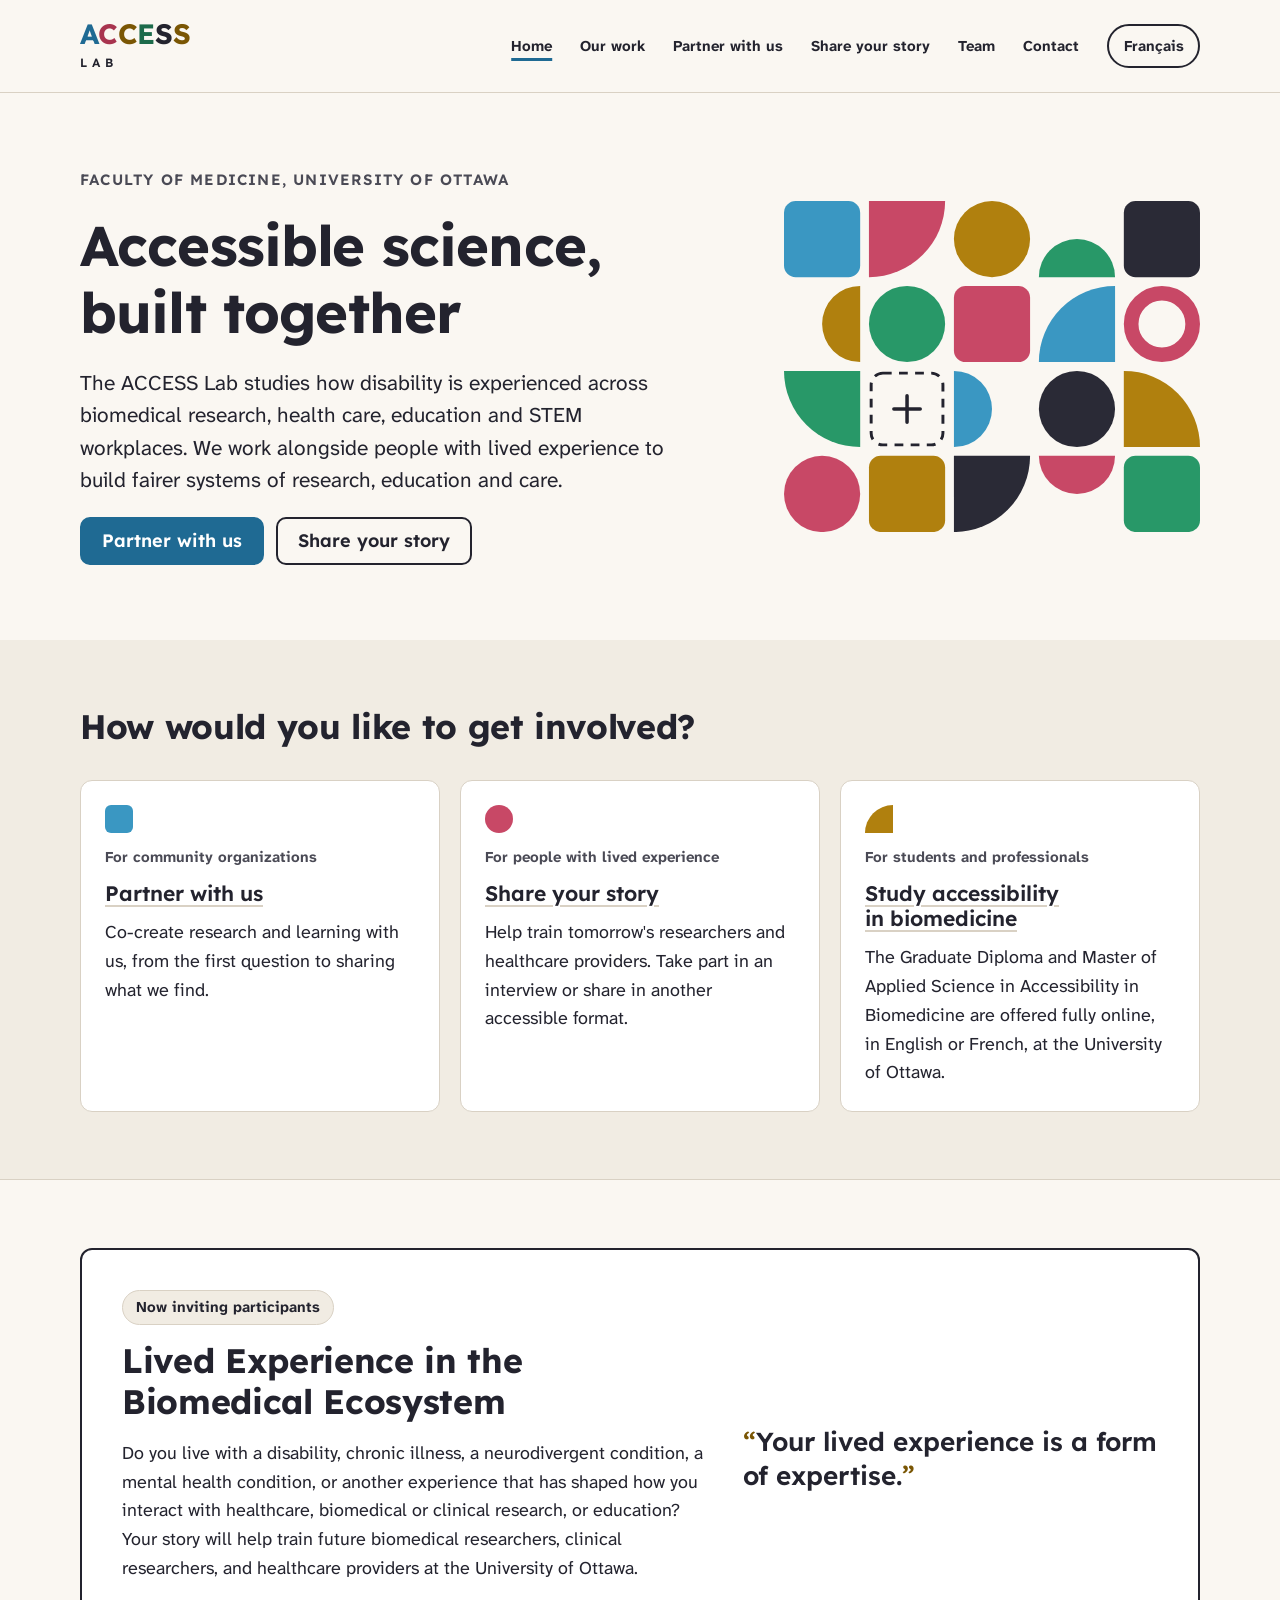
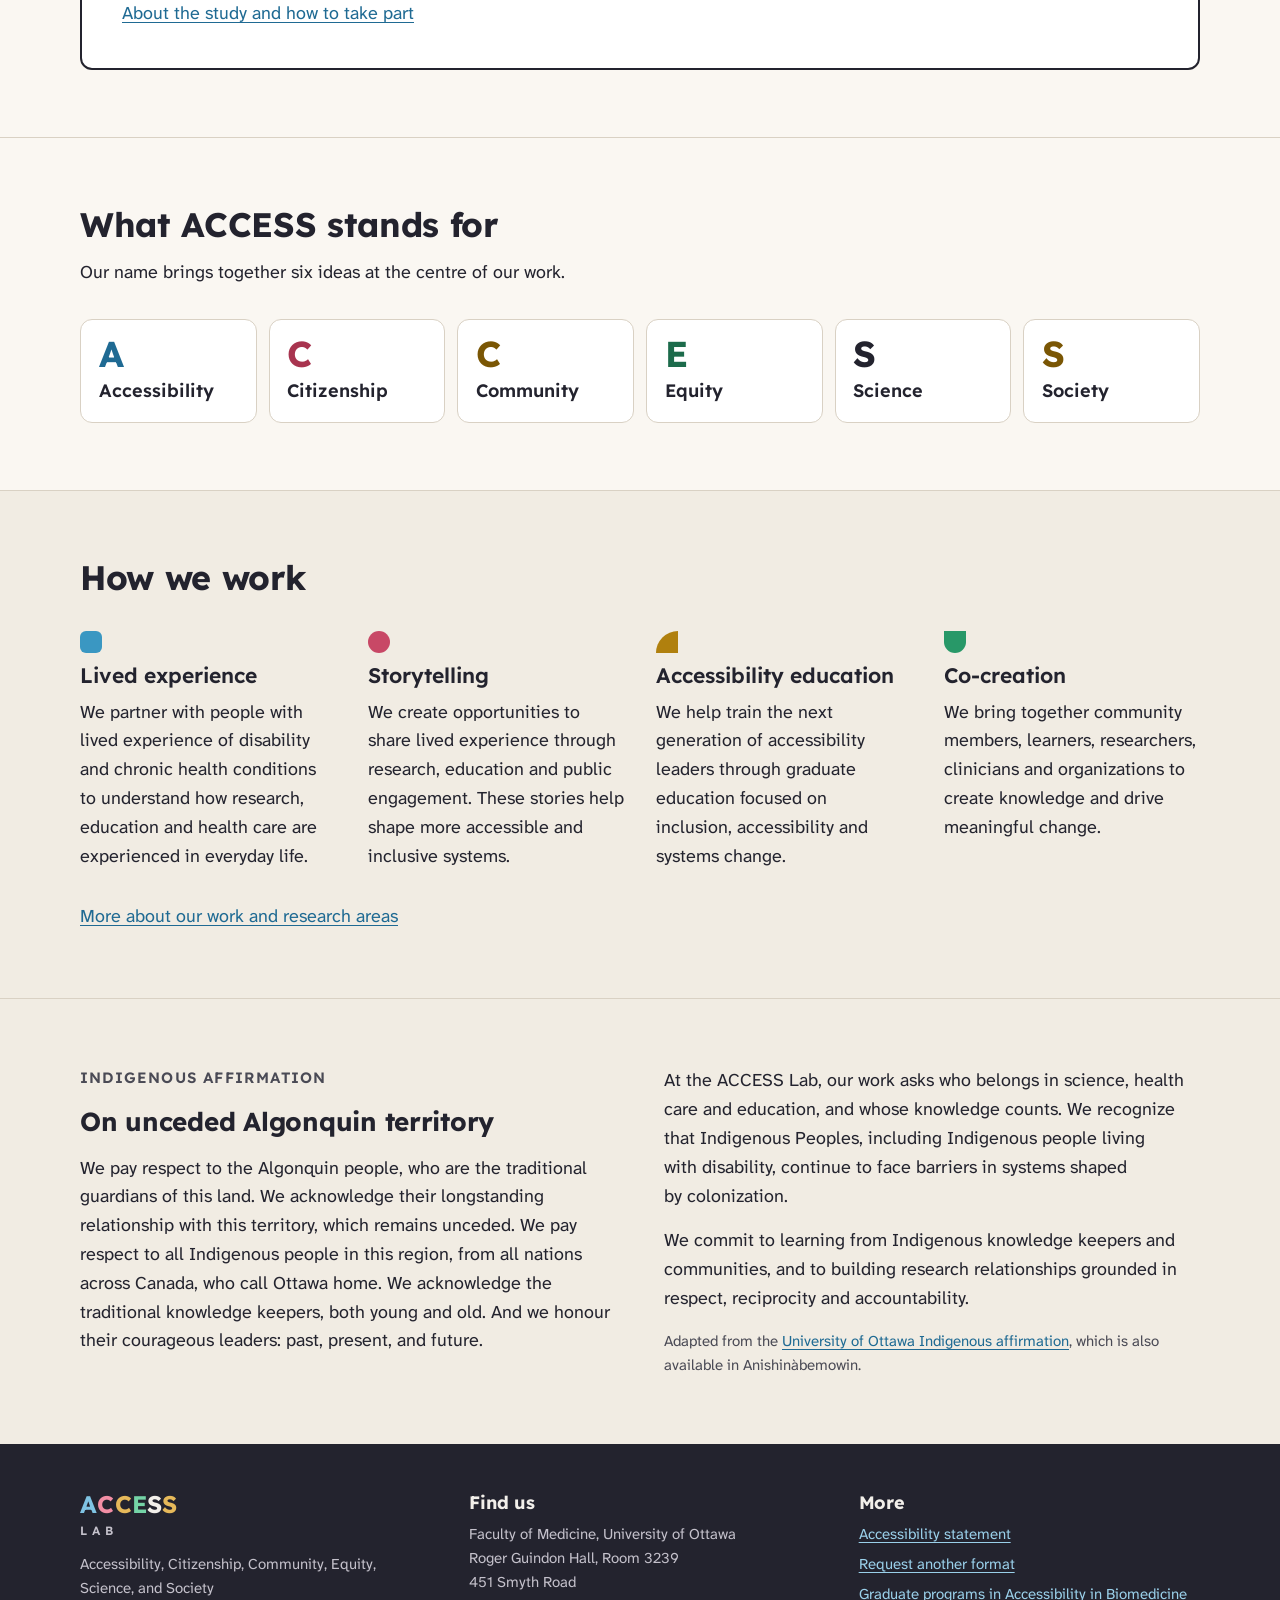
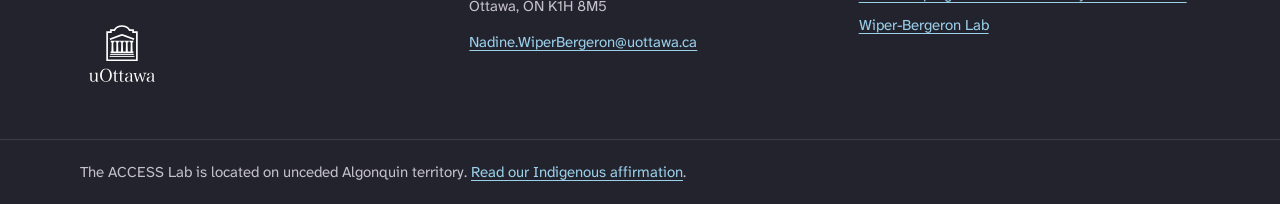
<file: index.html>
<!doctype html>
<html lang="en">
<head>
<meta charset="utf-8">
<meta name="viewport" content="width=device-width, initial-scale=1, viewport-fit=cover">
<title>ACCESS Lab</title>
<meta name="description" content="The ACCESS Lab at the University of Ottawa studies how disability is experienced across biomedical research, health care, education and STEM workplaces, working alongside people with lived experience.">
<meta name="color-scheme" content="light dark">
<link rel="alternate" hreflang="en" href="./">
<link rel="alternate" hreflang="fr" href="fr/">
<link rel="icon" href="assets/favicon.svg" type="image/svg+xml">
<link rel="preconnect" href="https://fonts.googleapis.com">
<link rel="preconnect" href="https://fonts.gstatic.com" crossorigin>
<link rel="stylesheet" href="https://fonts.googleapis.com/css2?family=Atkinson+Hyperlegible+Next:ital,wght@0,400;0,700;1,400&amp;family=Lexend:wght@600;700&amp;display=swap">
<link rel="stylesheet" href="assets/site.css">
</head>
<body>
<a class="skip-link" href="#main">Skip to main content</a>
<header class="site-header">
  <div class="frame">
    <a class="brand" href="./"><span class="brand-word" aria-hidden="true"><span class="l-a">A</span><span class="l-c1">C</span><span class="l-c2">C</span><span class="l-e">E</span><span class="l-s1">S</span><span class="l-s2">S</span></span><span class="brand-sub" aria-hidden="true">LAB</span><span class="sr-only">ACCESS Lab home</span></a>
    <div class="header-right">
      <nav class="site-nav" aria-label="Main">
        <ul>
          <li><a href="./" aria-current="page">Home</a></li>
          <li><a href="our-work.html">Our work</a></li>
          <li><a href="partner-with-us.html">Partner with us</a></li>
          <li><a href="share-your-story.html">Share your story</a></li>
          <li><a href="team.html">Team</a></li>
          <li><a href="contact.html">Contact</a></li>
        </ul>
      </nav>
      <a class="lang-switch" href="fr/" lang="fr" hreflang="fr" aria-label="Version française de cette page">Français</a>
    </div>
  </div>
</header>
<main id="main" tabindex="-1">
<section class="hero" aria-labelledby="hero-title">
  <div class="frame">
    <div class="hero-text">
      <p class="eyebrow">Faculty of Medicine, University of Ottawa</p>
      <h1 id="hero-title">Accessible science, built together</h1>
      <p class="lead">The ACCESS Lab studies how disability is experienced across biomedical research, health care, education and STEM workplaces. We work alongside people with lived experience to build fairer systems of research, education and care.</p>
      <div class="actions">
        <a class="btn" href="partner-with-us.html">Partner with us</a>
        <a class="btn btn-secondary" href="share-your-story.html">Share your story</a>
      </div>
    </div>
    <svg class="quilt" viewBox="0 0 284 226" aria-hidden="true" focusable="false">
      <rect class="q-blue" x="0" y="0" width="52" height="52" rx="8"/>
      <path class="q-pink" d="M58 0 L110 0 A52 52 0 0 1 58 52 Z"/>
      <circle class="q-gold" cx="142" cy="26" r="26"/>
      <path class="q-green" d="M174 52 A26 26 0 0 1 226 52 Z"/>
      <rect class="q-ink" x="232" y="0" width="52" height="52" rx="8"/>
      <path class="q-gold" d="M52 58 A26 26 0 0 0 52 110 Z"/>
      <circle class="q-green" cx="84" cy="84" r="26"/>
      <rect class="q-pink" x="116" y="58" width="52" height="52" rx="8"/>
      <path class="q-blue" d="M226 110 L174 110 A52 52 0 0 1 226 58 Z"/>
      <circle class="q-ring-pink" cx="258" cy="84" r="21"/>
      <path class="q-green" d="M52 116 L0 116 A52 52 0 0 0 52 168 Z"/>
      <rect class="q-open" x="59.5" y="117.5" width="49" height="49" rx="8"/>
      <path class="q-plus" d="M84 133 V151 M75 142 H93"/>
      <path class="q-blue" d="M116 116 A26 26 0 0 1 116 168 Z"/>
      <circle class="q-ink" cx="200" cy="142" r="26"/>
      <path class="q-gold" d="M232 168 L284 168 A52 52 0 0 0 232 116 Z"/>
      <circle class="q-pink" cx="26" cy="200" r="26"/>
      <rect class="q-gold" x="58" y="174" width="52" height="52" rx="8"/>
      <path class="q-ink" d="M116 174 L168 174 A52 52 0 0 1 116 226 Z"/>
      <path class="q-pink" d="M174 174 A26 26 0 0 0 226 174 Z"/>
      <rect class="q-green" x="232" y="174" width="52" height="52" rx="8"/>
    </svg>
  </div>
</section>

<section class="section section-tint" aria-labelledby="paths-title">
  <div class="frame">
    <div class="section-head">
      <h2 id="paths-title">How would you like to get involved?</h2>
    </div>
    <ul class="cards" role="list" style="list-style:none;margin:0;padding:0">
      <li class="card">
        <span class="mark mark-blue" aria-hidden="true"></span>
        <p class="who">For community organizations</p>
        <h3><a href="partner-with-us.html">Partner with us</a></h3>
        <p>Co-create research and learning with us, from the first question to sharing what we find.</p>
      </li>
      <li class="card">
        <span class="mark mark-pink" aria-hidden="true"></span>
        <p class="who">For people with lived experience</p>
        <h3><a href="share-your-story.html">Share your story</a></h3>
        <p>Help train tomorrow's researchers and healthcare providers. Take part in an interview or share in another accessible format.</p>
      </li>
      <li class="card">
        <span class="mark mark-gold" aria-hidden="true"></span>
        <p class="who">For students and professionals</p>
        <h3><a href="https://www.uottawa.ca/faculty-medicine/graduate-postdoctoral/our-programs/accessibility-biomedicine">Study accessibility in biomedicine</a></h3>
        <p>The Graduate Diploma and Master of Applied Science in Accessibility in Biomedicine are offered fully online, in English or French, at the University of Ottawa.</p>
      </li>
    </ul>
  </div>
</section>

<section class="section" aria-labelledby="study-title">
  <div class="frame">
    <div class="callout">
      <div class="stack">
        <p class="pill">Now inviting participants</p>
        <h2 id="study-title">Lived Experience in the Biomedical Ecosystem</h2>
        <p>Do you live with a disability, chronic illness, a neurodivergent condition, a mental health condition, or another experience that has shaped how you interact with healthcare, biomedical or clinical research, or education? Your story will help train future biomedical researchers, clinical researchers, and healthcare providers at the University of Ottawa.</p>
        <p><a href="share-your-story.html">About the study and how to take part</a></p>
      </div>
      <blockquote class="quote"><p>Your lived experience is a form of expertise.</p></blockquote>
    </div>
  </div>
</section>

<section class="section" aria-labelledby="name-title">
  <div class="frame">
    <div class="section-head">
      <h2 id="name-title">What ACCESS stands for</h2>
      <p>Our name brings together six ideas at the centre of our work.</p>
    </div>
    <ul class="acronym">
      <li><b class="l-a" aria-hidden="true">A</b>Accessibility</li>
      <li><b class="l-c1" aria-hidden="true">C</b>Citizenship</li>
      <li><b class="l-c2" aria-hidden="true">C</b>Community</li>
      <li><b class="l-e" aria-hidden="true">E</b>Equity</li>
      <li><b class="l-s1" aria-hidden="true">S</b>Science</li>
      <li><b class="l-s2" aria-hidden="true">S</b>Society</li>
    </ul>
  </div>
</section>

<section class="section section-tint" aria-labelledby="how-title">
  <div class="frame">
    <div class="section-head">
      <h2 id="how-title">How we work</h2>
    </div>
    <ul class="features">
      <li><span class="mark mark-blue" aria-hidden="true"></span><h3>Lived experience</h3><p>We partner with people with lived experience of disability and chronic health conditions to understand how research, education and health care are experienced in everyday life.</p></li>
      <li><span class="mark mark-pink" aria-hidden="true"></span><h3>Storytelling</h3><p>We create opportunities to share lived experience through research, education and public engagement. These stories help shape more accessible and inclusive systems.</p></li>
      <li><span class="mark mark-gold" aria-hidden="true"></span><h3>Accessibility education</h3><p>We help train the next generation of accessibility leaders through graduate education focused on inclusion, accessibility and systems change.</p></li>
      <li><span class="mark mark-green" aria-hidden="true"></span><h3>Co-creation</h3><p>We bring together community members, learners, researchers, clinicians and organizations to create knowledge and drive meaningful change.</p></li>
    </ul>
    <p style="margin-top:2rem"><a href="our-work.html">More about our work and research areas</a></p>
  </div>
</section>

<section class="section affirmation" id="affirmation" aria-labelledby="affirm-title" tabindex="-1">
  <div class="frame split">
    <div class="stack">
      <p class="eyebrow">Indigenous affirmation</p>
      <h2 id="affirm-title">On unceded Algonquin territory</h2>
      <p>We pay respect to the Algonquin people, who are the traditional guardians of this land. We acknowledge their longstanding relationship with this territory, which remains unceded. We pay respect to all Indigenous people in this region, from all nations across Canada, who call Ottawa home. We acknowledge the traditional knowledge keepers, both young and old. And we honour their courageous leaders: past, present, and future.</p>
    </div>
    <div class="stack">
      <p>At the ACCESS Lab, our work asks who belongs in science, health care and education, and whose knowledge counts. We recognize that Indigenous Peoples, including Indigenous people living with disability, continue to face barriers in systems shaped by colonization.</p>
      <p>We commit to learning from Indigenous knowledge keepers and communities, and to building research relationships grounded in respect, reciprocity and accountability.</p>
      <p class="note">Adapted from the <a href="https://www.uottawa.ca/about-us/indigenous/indigenous-affirmation">University of Ottawa Indigenous affirmation</a>, which is also available in Anishinàbemowin.</p>
    </div>
  </div>
</section>
</main>
<footer class="site-footer">
  <div class="frame">
    <div class="footer-brand">
      <p class="brand" style="padding:0"><span class="brand-word" aria-hidden="true"><span class="l-a">A</span><span class="l-c1">C</span><span class="l-c2">C</span><span class="l-e">E</span><span class="l-s1">S</span><span class="l-s2">S</span></span><span class="brand-sub" aria-hidden="true">LAB</span><span class="sr-only">ACCESS Lab</span></p>
      <p style="margin-top:0.75rem">Accessibility, Citizenship, Community, Equity, Science, and Society</p>
      <img class="footer-logo" src="assets/uottawa-white.svg" alt="University of Ottawa" width="84" height="75">
    </div>
    <div>
      <h2>Find us</h2>
      <address>
        Faculty of Medicine, University of Ottawa<br>
        Roger Guindon Hall, Room 3239<br>
        451 Smyth Road<br>
        Ottawa, ON K1H 8M5
      </address>
      <p style="margin-top:0.75rem"><a href="mailto:Nadine.WiperBergeron@uottawa.ca">Nadine.WiperBergeron@uottawa.ca</a></p>
    </div>
    <nav aria-label="Footer">
      <h2>More</h2>
      <ul>
        <li><a href="accessibility.html">Accessibility statement</a></li>
        <li><a href="accessibility.html#formats">Request another format</a></li>
        <li><a href="https://www.uottawa.ca/faculty-medicine/graduate-postdoctoral/our-programs/accessibility-biomedicine">Graduate programs in Accessibility in Biomedicine</a></li>
        <li><a href="https://www.wiper-bergeronlab.com/">Wiper-Bergeron Lab</a></li>
      </ul>
    </nav>
  </div>
  <div class="footer-bottom">
    <div class="frame">
      <p>The ACCESS Lab is located on unceded Algonquin territory. <a href="./#affirmation">Read our Indigenous affirmation</a>.</p>
    </div>
  </div>
</footer>
</body>
</html>
</file>
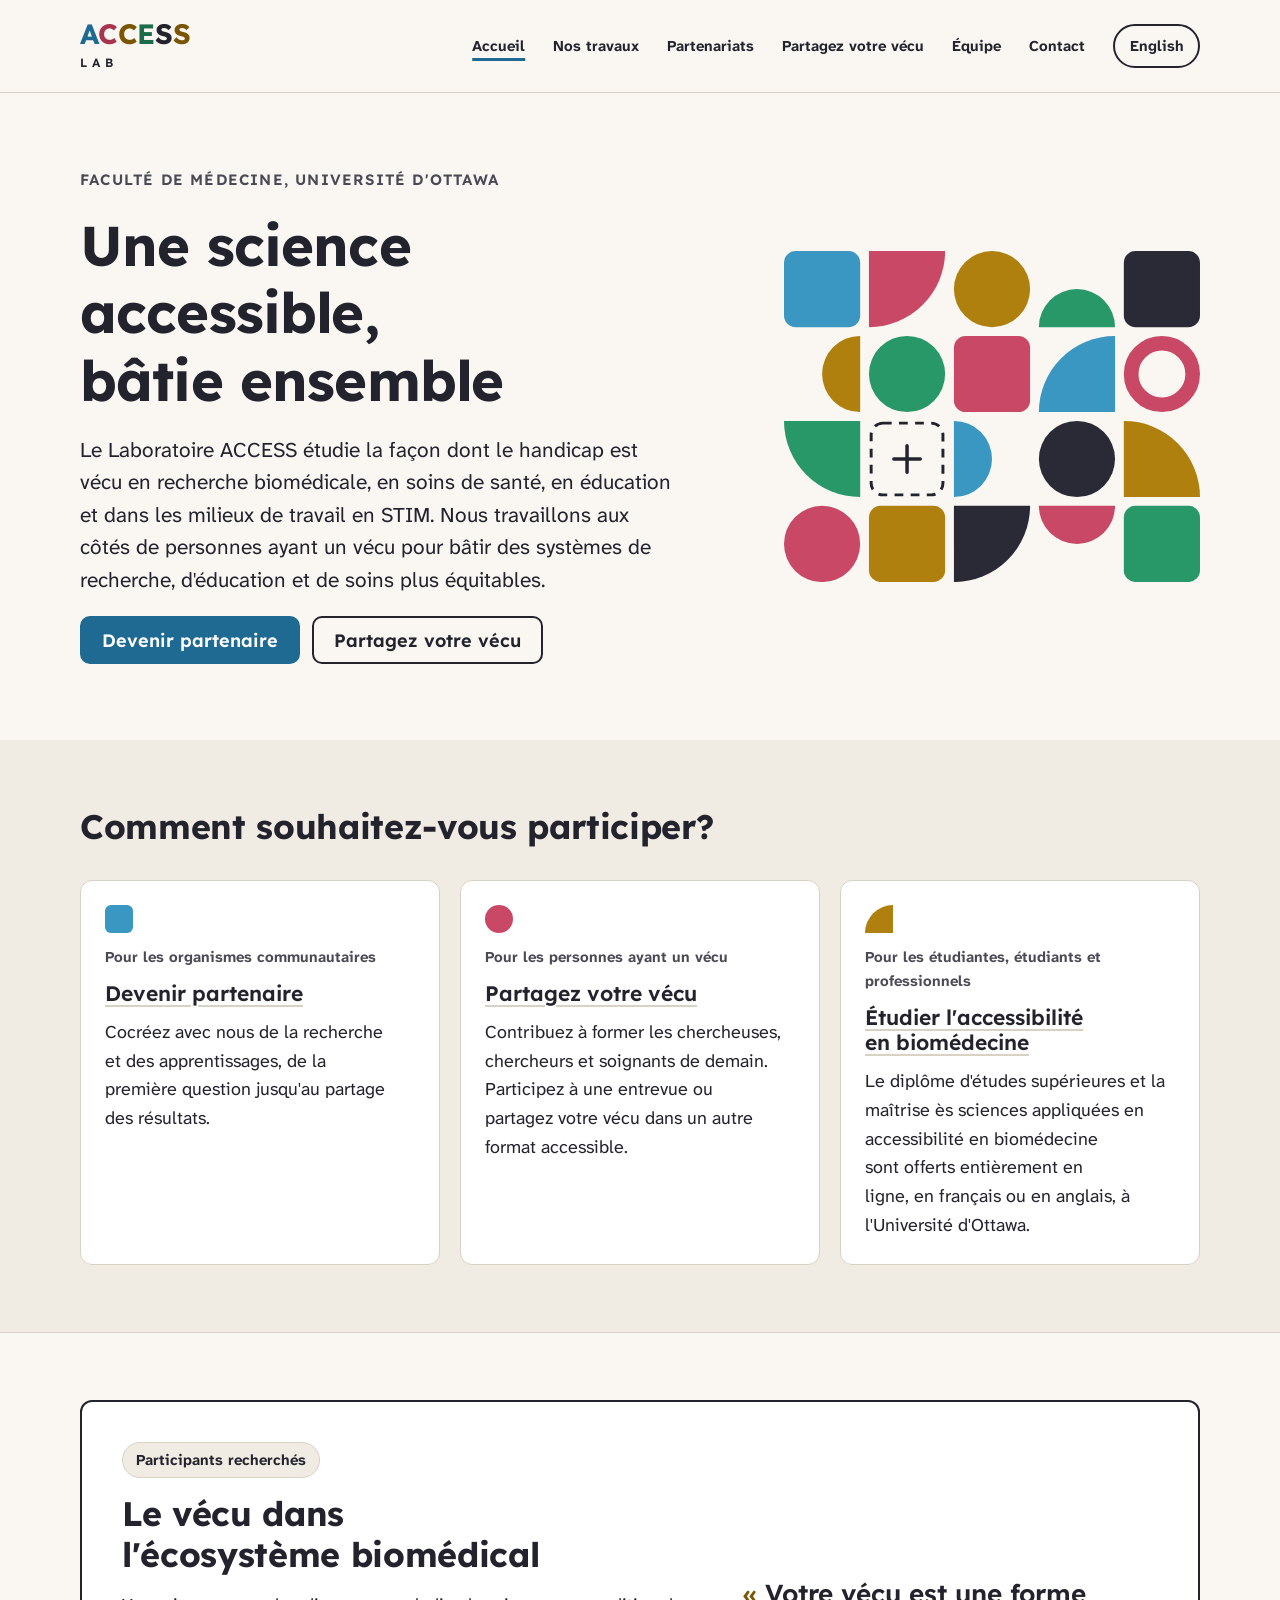
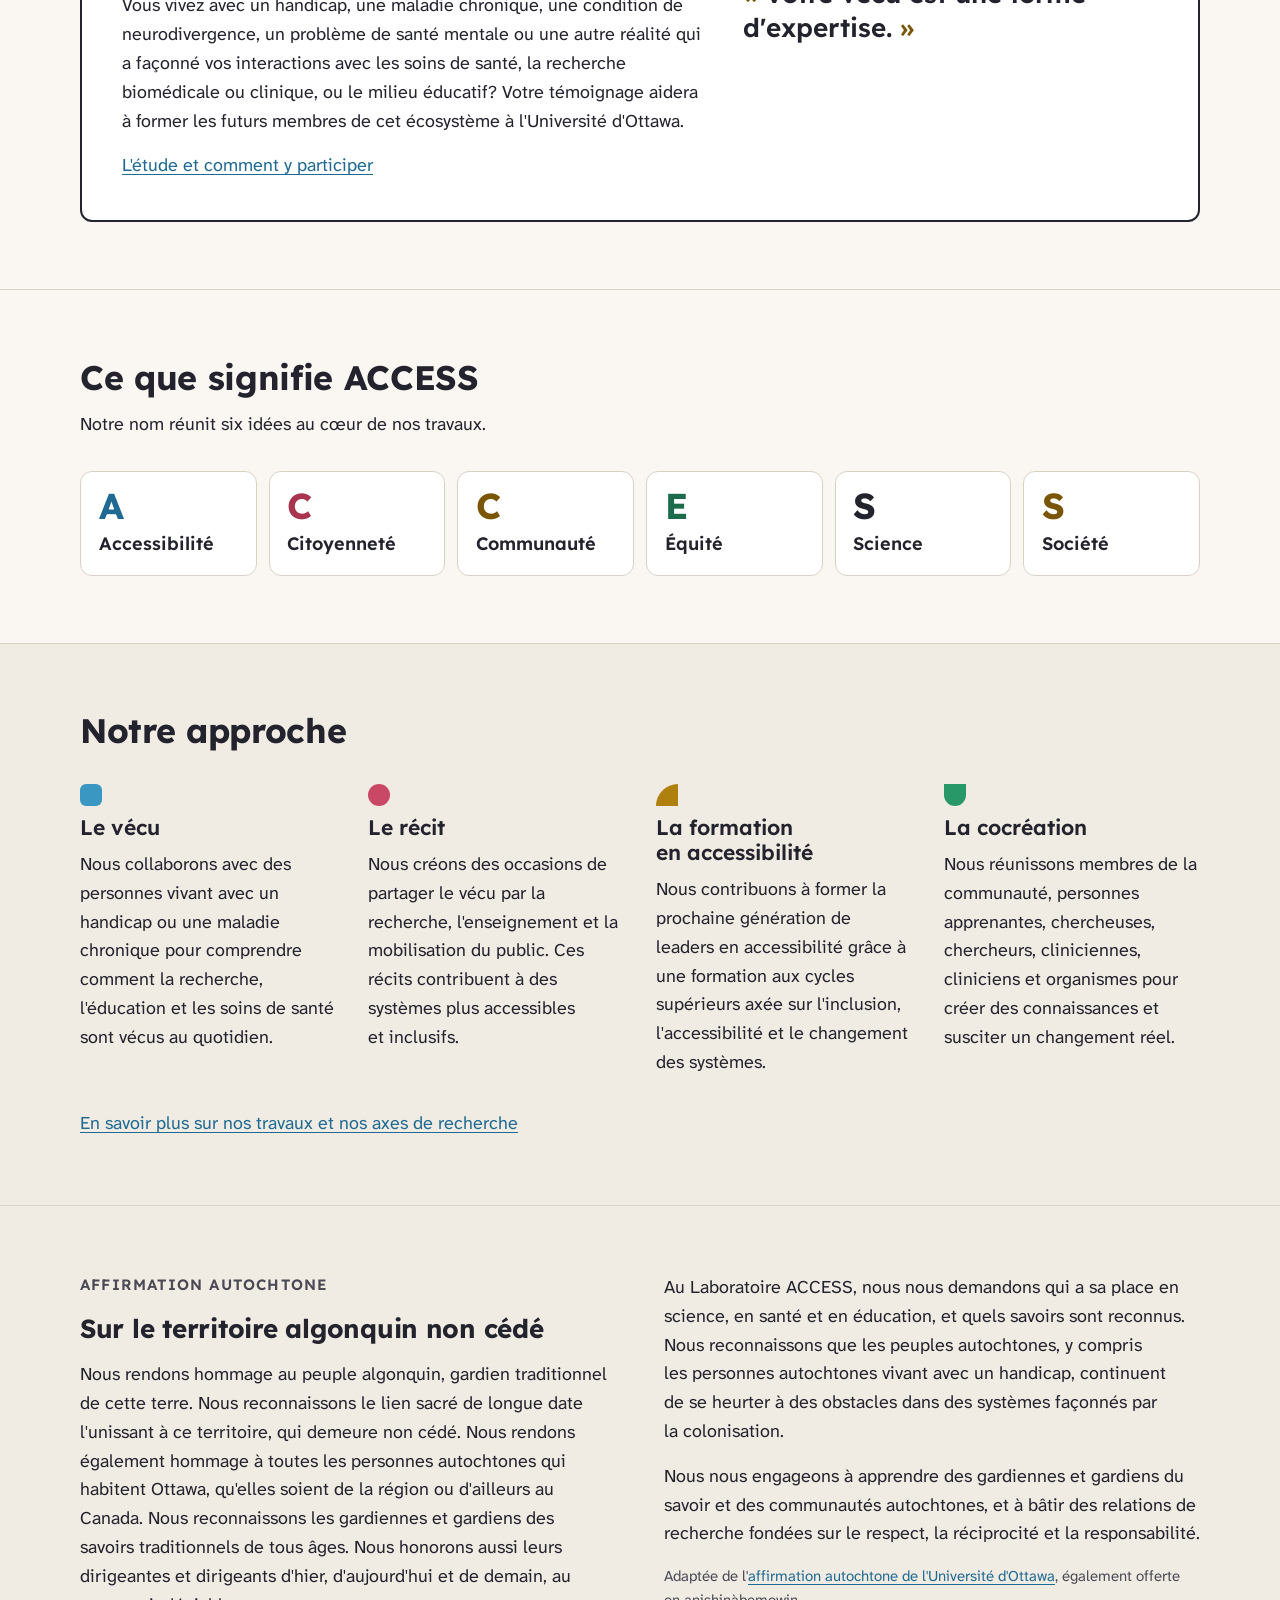
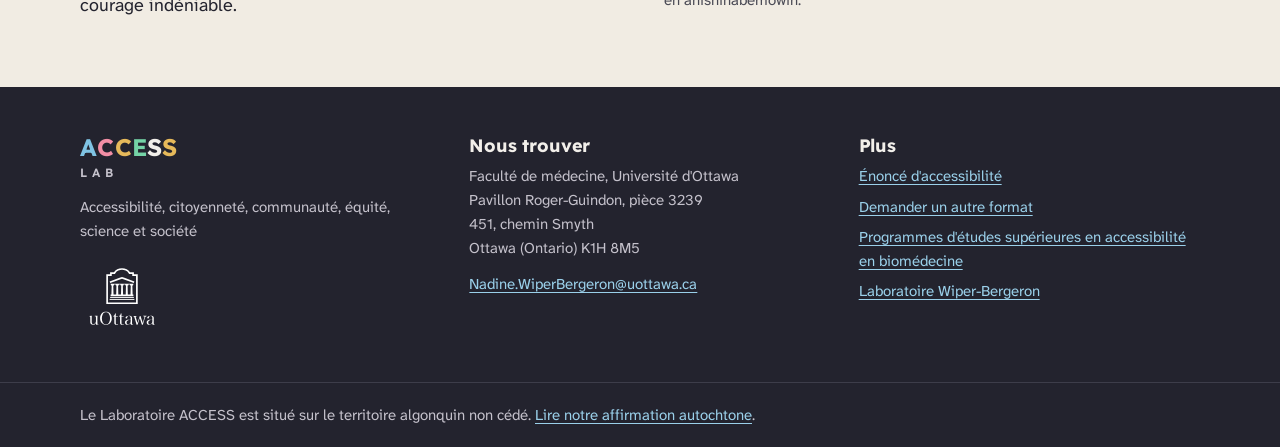
<file: fr/index.html>
<!doctype html>
<html lang="fr">
<head>
<meta charset="utf-8">
<meta name="viewport" content="width=device-width, initial-scale=1, viewport-fit=cover">
<title>Laboratoire ACCESS</title>
<meta name="description" content="Le Laboratoire ACCESS de l'Université d'Ottawa étudie le vécu du handicap en recherche biomédicale, en soins de santé, en éducation et dans les milieux de travail en STIM, aux côtés de personnes ayant un vécu.">
<meta name="color-scheme" content="light dark">
<link rel="alternate" hreflang="en" href="../">
<link rel="alternate" hreflang="fr" href="./">
<link rel="icon" href="../assets/favicon.svg" type="image/svg+xml">
<link rel="preconnect" href="https://fonts.googleapis.com">
<link rel="preconnect" href="https://fonts.gstatic.com" crossorigin>
<link rel="stylesheet" href="https://fonts.googleapis.com/css2?family=Atkinson+Hyperlegible+Next:ital,wght@0,400;0,700;1,400&amp;family=Lexend:wght@600;700&amp;display=swap">
<link rel="stylesheet" href="../assets/site.css">
</head>
<body>
<a class="skip-link" href="#main">Passer au contenu principal</a>
<header class="site-header">
  <div class="frame">
    <a class="brand" href="./"><span class="brand-word" aria-hidden="true"><span class="l-a">A</span><span class="l-c1">C</span><span class="l-c2">C</span><span class="l-e">E</span><span class="l-s1">S</span><span class="l-s2">S</span></span><span class="brand-sub" aria-hidden="true">LAB</span><span class="sr-only">Accueil du Laboratoire ACCESS</span></a>
    <div class="header-right">
      <nav class="site-nav" aria-label="Principal">
        <ul>
          <li><a href="./" aria-current="page">Accueil</a></li>
          <li><a href="notre-travail.html">Nos travaux</a></li>
          <li><a href="partenariat.html">Partenariats</a></li>
          <li><a href="partagez-votre-vecu.html">Partagez votre vécu</a></li>
          <li><a href="equipe.html">Équipe</a></li>
          <li><a href="contact.html">Contact</a></li>
        </ul>
      </nav>
      <a class="lang-switch" href="../" lang="en" hreflang="en" aria-label="English version of this page">English</a>
    </div>
  </div>
</header>
<main id="main" tabindex="-1">
<section class="hero" aria-labelledby="hero-title">
  <div class="frame">
    <div class="hero-text">
      <p class="eyebrow">Faculté de médecine, Université d'Ottawa</p>
      <h1 id="hero-title">Une science accessible, bâtie ensemble</h1>
      <p class="lead">Le Laboratoire ACCESS étudie la façon dont le handicap est vécu en recherche biomédicale, en soins de santé, en éducation et dans les milieux de travail en STIM. Nous travaillons aux côtés de personnes ayant un vécu pour bâtir des systèmes de recherche, d'éducation et de soins plus équitables.</p>
      <div class="actions">
        <a class="btn" href="partenariat.html">Devenir partenaire</a>
        <a class="btn btn-secondary" href="partagez-votre-vecu.html">Partagez votre vécu</a>
      </div>
    </div>
    <svg class="quilt" viewBox="0 0 284 226" aria-hidden="true" focusable="false">
      <rect class="q-blue" x="0" y="0" width="52" height="52" rx="8"/>
      <path class="q-pink" d="M58 0 L110 0 A52 52 0 0 1 58 52 Z"/>
      <circle class="q-gold" cx="142" cy="26" r="26"/>
      <path class="q-green" d="M174 52 A26 26 0 0 1 226 52 Z"/>
      <rect class="q-ink" x="232" y="0" width="52" height="52" rx="8"/>
      <path class="q-gold" d="M52 58 A26 26 0 0 0 52 110 Z"/>
      <circle class="q-green" cx="84" cy="84" r="26"/>
      <rect class="q-pink" x="116" y="58" width="52" height="52" rx="8"/>
      <path class="q-blue" d="M226 110 L174 110 A52 52 0 0 1 226 58 Z"/>
      <circle class="q-ring-pink" cx="258" cy="84" r="21"/>
      <path class="q-green" d="M52 116 L0 116 A52 52 0 0 0 52 168 Z"/>
      <rect class="q-open" x="59.5" y="117.5" width="49" height="49" rx="8"/>
      <path class="q-plus" d="M84 133 V151 M75 142 H93"/>
      <path class="q-blue" d="M116 116 A26 26 0 0 1 116 168 Z"/>
      <circle class="q-ink" cx="200" cy="142" r="26"/>
      <path class="q-gold" d="M232 168 L284 168 A52 52 0 0 0 232 116 Z"/>
      <circle class="q-pink" cx="26" cy="200" r="26"/>
      <rect class="q-gold" x="58" y="174" width="52" height="52" rx="8"/>
      <path class="q-ink" d="M116 174 L168 174 A52 52 0 0 1 116 226 Z"/>
      <path class="q-pink" d="M174 174 A26 26 0 0 0 226 174 Z"/>
      <rect class="q-green" x="232" y="174" width="52" height="52" rx="8"/>
    </svg>
  </div>
</section>

<section class="section section-tint" aria-labelledby="paths-title">
  <div class="frame">
    <div class="section-head">
      <h2 id="paths-title">Comment souhaitez-vous participer?</h2>
    </div>
    <ul class="cards" role="list" style="list-style:none;margin:0;padding:0">
      <li class="card">
        <span class="mark mark-blue" aria-hidden="true"></span>
        <p class="who">Pour les organismes communautaires</p>
        <h3><a href="partenariat.html">Devenir partenaire</a></h3>
        <p>Cocréez avec nous de la recherche et des apprentissages, de la première question jusqu'au partage des résultats.</p>
      </li>
      <li class="card">
        <span class="mark mark-pink" aria-hidden="true"></span>
        <p class="who">Pour les personnes ayant un vécu</p>
        <h3><a href="partagez-votre-vecu.html">Partagez votre vécu</a></h3>
        <p>Contribuez à former les chercheuses, chercheurs et soignants de demain. Participez à une entrevue ou partagez votre vécu dans un autre format accessible.</p>
      </li>
      <li class="card">
        <span class="mark mark-gold" aria-hidden="true"></span>
        <p class="who">Pour les étudiantes, étudiants et professionnels</p>
        <h3><a href="https://www.uottawa.ca/faculte-medecine/superieures-postdoctorales/nos-programmes/accessibilite-biomedecine">Étudier l'accessibilité en biomédecine</a></h3>
        <p>Le diplôme d'études supérieures et la maîtrise ès sciences appliquées en accessibilité en biomédecine sont offerts entièrement en ligne, en français ou en anglais, à l'Université d'Ottawa.</p>
      </li>
    </ul>
  </div>
</section>

<section class="section" aria-labelledby="study-title">
  <div class="frame">
    <div class="callout">
      <div class="stack">
        <p class="pill">Participants recherchés</p>
        <h2 id="study-title">Le vécu dans l'écosystème biomédical</h2>
        <p>Vous vivez avec un handicap, une maladie chronique, une condition de neurodivergence, un problème de santé mentale ou une autre réalité qui a façonné vos interactions avec les soins de santé, la recherche biomédicale ou clinique, ou le milieu éducatif? Votre témoignage aidera à former les futurs membres de cet écosystème à l'Université d'Ottawa.</p>
        <p><a href="partagez-votre-vecu.html">L'étude et comment y participer</a></p>
      </div>
      <blockquote class="quote fr"><p>Votre vécu est une forme d'expertise.</p></blockquote>
    </div>
  </div>
</section>

<section class="section" aria-labelledby="name-title">
  <div class="frame">
    <div class="section-head">
      <h2 id="name-title">Ce que signifie ACCESS</h2>
      <p>Notre nom réunit six idées au cœur de nos travaux.</p>
    </div>
    <ul class="acronym">
      <li><b class="l-a" aria-hidden="true">A</b>Accessibilité</li>
      <li><b class="l-c1" aria-hidden="true">C</b>Citoyenneté</li>
      <li><b class="l-c2" aria-hidden="true">C</b>Communauté</li>
      <li><b class="l-e" aria-hidden="true">E</b>Équité</li>
      <li><b class="l-s1" aria-hidden="true">S</b>Science</li>
      <li><b class="l-s2" aria-hidden="true">S</b>Société</li>
    </ul>
  </div>
</section>

<section class="section section-tint" aria-labelledby="how-title">
  <div class="frame">
    <div class="section-head">
      <h2 id="how-title">Notre approche</h2>
    </div>
    <ul class="features">
      <li><span class="mark mark-blue" aria-hidden="true"></span><h3>Le vécu</h3><p>Nous collaborons avec des personnes vivant avec un handicap ou une maladie chronique pour comprendre comment la recherche, l'éducation et les soins de santé sont vécus au quotidien.</p></li>
      <li><span class="mark mark-pink" aria-hidden="true"></span><h3>Le récit</h3><p>Nous créons des occasions de partager le vécu par la recherche, l'enseignement et la mobilisation du public. Ces récits contribuent à des systèmes plus accessibles et inclusifs.</p></li>
      <li><span class="mark mark-gold" aria-hidden="true"></span><h3>La formation en accessibilité</h3><p>Nous contribuons à former la prochaine génération de leaders en accessibilité grâce à une formation aux cycles supérieurs axée sur l'inclusion, l'accessibilité et le changement des systèmes.</p></li>
      <li><span class="mark mark-green" aria-hidden="true"></span><h3>La cocréation</h3><p>Nous réunissons membres de la communauté, personnes apprenantes, chercheuses, chercheurs, cliniciennes, cliniciens et organismes pour créer des connaissances et susciter un changement réel.</p></li>
    </ul>
    <p style="margin-top:2rem"><a href="notre-travail.html">En savoir plus sur nos travaux et nos axes de recherche</a></p>
  </div>
</section>

<section class="section affirmation" id="affirmation" aria-labelledby="affirm-title" tabindex="-1">
  <div class="frame split">
    <div class="stack">
      <p class="eyebrow">Affirmation autochtone</p>
      <h2 id="affirm-title">Sur le territoire algonquin non cédé</h2>
      <p>Nous rendons hommage au peuple algonquin, gardien traditionnel de cette terre. Nous reconnaissons le lien sacré de longue date l'unissant à ce territoire, qui demeure non cédé. Nous rendons également hommage à toutes les personnes autochtones qui habitent Ottawa, qu'elles soient de la région ou d'ailleurs au Canada. Nous reconnaissons les gardiennes et gardiens des savoirs traditionnels de tous âges. Nous honorons aussi leurs dirigeantes et dirigeants d'hier, d'aujourd'hui et de demain, au courage indéniable.</p>
    </div>
    <div class="stack">
      <p>Au Laboratoire ACCESS, nous nous demandons qui a sa place en science, en santé et en éducation, et quels savoirs sont reconnus. Nous reconnaissons que les peuples autochtones, y compris les personnes autochtones vivant avec un handicap, continuent de se heurter à des obstacles dans des systèmes façonnés par la colonisation.</p>
      <p>Nous nous engageons à apprendre des gardiennes et gardiens du savoir et des communautés autochtones, et à bâtir des relations de recherche fondées sur le respect, la réciprocité et la responsabilité.</p>
      <p class="note">Adaptée de l'<a href="https://www.uottawa.ca/notre-universite/autochtone/affirmation-autochtone">affirmation autochtone de l'Université d'Ottawa</a>, également offerte en anishinàbemowin.</p>
    </div>
  </div>
</section>
</main>
<footer class="site-footer">
  <div class="frame">
    <div class="footer-brand">
      <p class="brand" style="padding:0"><span class="brand-word" aria-hidden="true"><span class="l-a">A</span><span class="l-c1">C</span><span class="l-c2">C</span><span class="l-e">E</span><span class="l-s1">S</span><span class="l-s2">S</span></span><span class="brand-sub" aria-hidden="true">LAB</span><span class="sr-only">ACCESS Lab</span></p>
      <p style="margin-top:0.75rem">Accessibilité, citoyenneté, communauté, équité, science et société</p>
      <img class="footer-logo" src="../assets/uottawa-white.svg" alt="Université d'Ottawa" width="84" height="75">
    </div>
    <div>
      <h2>Nous trouver</h2>
      <address>
        Faculté de médecine, Université d'Ottawa<br>
        Pavillon Roger-Guindon, pièce 3239<br>
        451, chemin Smyth<br>
        Ottawa (Ontario) K1H 8M5
      </address>
      <p style="margin-top:0.75rem"><a href="mailto:Nadine.WiperBergeron@uottawa.ca">Nadine.WiperBergeron@uottawa.ca</a></p>
    </div>
    <nav aria-label="Pied de page">
      <h2>Plus</h2>
      <ul>
        <li><a href="accessibilite.html">Énoncé d'accessibilité</a></li>
        <li><a href="accessibilite.html#formats">Demander un autre format</a></li>
        <li><a href="https://www.uottawa.ca/faculte-medecine/superieures-postdoctorales/nos-programmes/accessibilite-biomedecine">Programmes d'études supérieures en accessibilité en biomédecine</a></li>
        <li><a href="https://www.wiper-bergeronlab.com/">Laboratoire Wiper-Bergeron</a></li>
      </ul>
    </nav>
  </div>
  <div class="footer-bottom">
    <div class="frame">
      <p>Le Laboratoire ACCESS est situé sur le territoire algonquin non cédé. <a href="./#affirmation">Lire notre affirmation autochtone</a>.</p>
    </div>
  </div>
</footer>
</body>
</html>
</file>
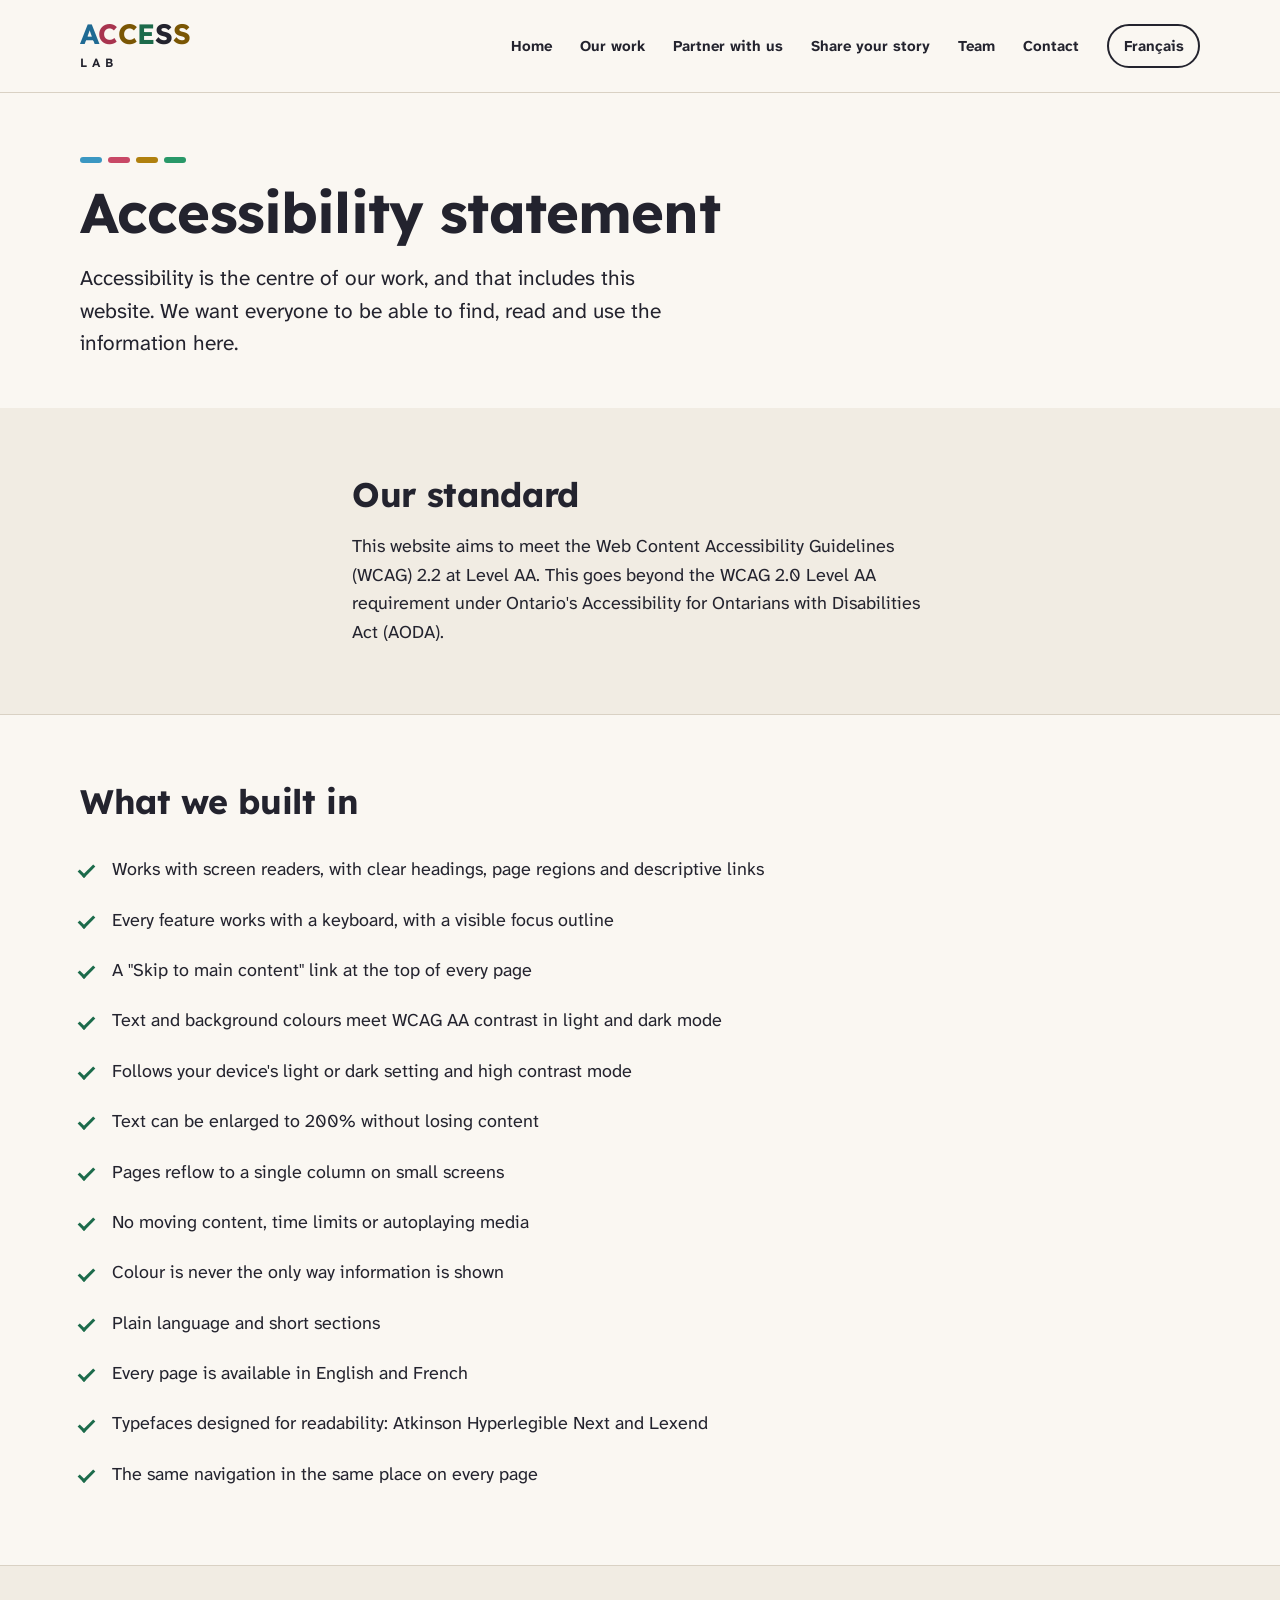
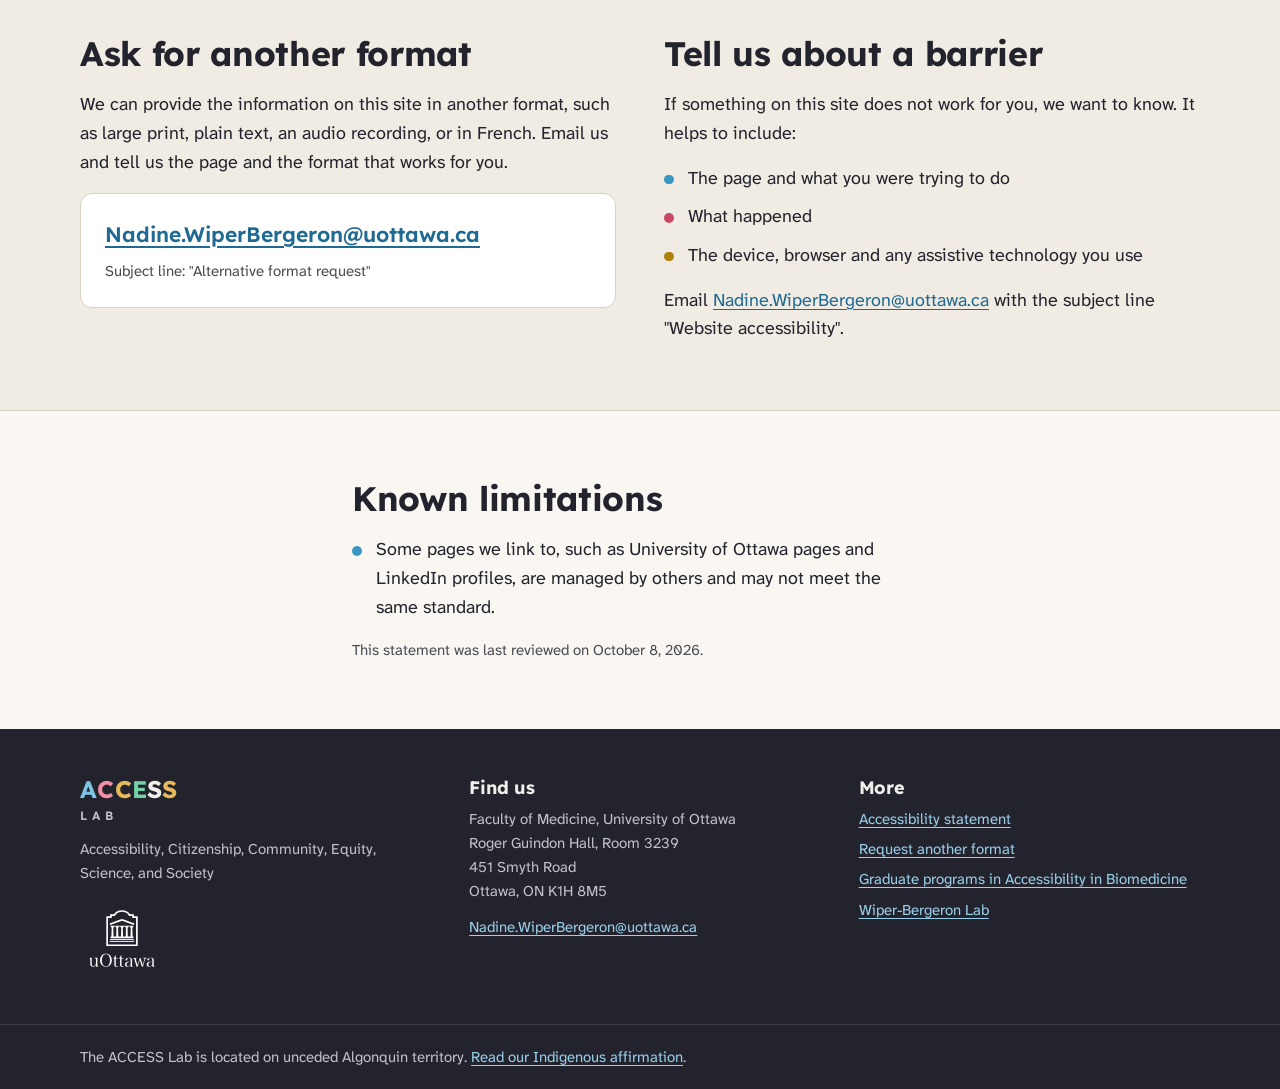
<file: accessibility.html>
<!doctype html>
<html lang="en">
<head>
<meta charset="utf-8">
<meta name="viewport" content="width=device-width, initial-scale=1, viewport-fit=cover">
<title>Accessibility statement | ACCESS Lab</title>
<meta name="description" content="How the ACCESS Lab website is built for accessibility, how to ask for another format, and how to report a barrier.">
<meta name="color-scheme" content="light dark">
<link rel="alternate" hreflang="en" href="accessibility.html">
<link rel="alternate" hreflang="fr" href="fr/accessibilite.html">
<link rel="icon" href="assets/favicon.svg" type="image/svg+xml">
<link rel="preconnect" href="https://fonts.googleapis.com">
<link rel="preconnect" href="https://fonts.gstatic.com" crossorigin>
<link rel="stylesheet" href="https://fonts.googleapis.com/css2?family=Atkinson+Hyperlegible+Next:ital,wght@0,400;0,700;1,400&amp;family=Lexend:wght@600;700&amp;display=swap">
<link rel="stylesheet" href="assets/site.css">
</head>
<body>
<a class="skip-link" href="#main">Skip to main content</a>
<header class="site-header">
  <div class="frame">
    <a class="brand" href="./"><span class="brand-word" aria-hidden="true"><span class="l-a">A</span><span class="l-c1">C</span><span class="l-c2">C</span><span class="l-e">E</span><span class="l-s1">S</span><span class="l-s2">S</span></span><span class="brand-sub" aria-hidden="true">LAB</span><span class="sr-only">ACCESS Lab home</span></a>
    <div class="header-right">
      <nav class="site-nav" aria-label="Main">
        <ul>
          <li><a href="./">Home</a></li>
          <li><a href="our-work.html">Our work</a></li>
          <li><a href="partner-with-us.html">Partner with us</a></li>
          <li><a href="share-your-story.html">Share your story</a></li>
          <li><a href="team.html">Team</a></li>
          <li><a href="contact.html">Contact</a></li>
        </ul>
      </nav>
      <a class="lang-switch" href="fr/accessibilite.html" lang="fr" hreflang="fr" aria-label="Version française de cette page">Français</a>
    </div>
  </div>
</header>
<main id="main" tabindex="-1">
<div class="page-intro">
  <div class="frame">
    <div class="shape-row" aria-hidden="true"><span class="s1"></span><span class="s2"></span><span class="s3"></span><span class="s4"></span></div>
    <h1>Accessibility statement</h1>
    <p class="lead">Accessibility is the centre of our work, and that includes this website. We want everyone to be able to find, read and use the information here.</p>
  </div>
</div>

<section class="section section-tint" aria-labelledby="standard-title">
  <div class="frame prose stack">
    <h2 id="standard-title">Our standard</h2>
    <p>This website aims to meet the Web Content Accessibility Guidelines (WCAG) 2.2 at Level AA. This goes beyond the WCAG 2.0 Level AA requirement under Ontario's Accessibility for Ontarians with Disabilities Act (AODA).</p>
  </div>
</section>

<section class="section" aria-labelledby="built-title">
  <div class="frame">
    <div class="section-head"><h2 id="built-title">What we built in</h2></div>
    <ul class="checks cols-2">
      <li>Works with screen readers, with clear headings, page regions and descriptive links</li>
      <li>Every feature works with a keyboard, with a visible focus outline</li>
      <li>A "Skip to main content" link at the top of every page</li>
      <li>Text and background colours meet WCAG AA contrast in light and dark mode</li>
      <li>Follows your device's light or dark setting and high contrast mode</li>
      <li>Text can be enlarged to 200% without losing content</li>
      <li>Pages reflow to a single column on small screens</li>
      <li>No moving content, time limits or autoplaying media</li>
      <li>Colour is never the only way information is shown</li>
      <li>Plain language and short sections</li>
      <li>Every page is available in English and French</li>
      <li>Typefaces designed for readability: Atkinson Hyperlegible Next and Lexend</li>
      <li>The same navigation in the same place on every page</li>
    </ul>
  </div>
</section>

<section class="section section-tint" id="formats" aria-labelledby="formats-title" tabindex="-1">
  <div class="frame split">
    <div class="stack">
      <h2 id="formats-title">Ask for another format</h2>
      <p>We can provide the information on this site in another format, such as large print, plain text, an audio recording, or in French. Email us and tell us the page and the format that works for you.</p>
      <div class="contact-box">
        <p class="email"><a href="mailto:Nadine.WiperBergeron@uottawa.ca?subject=Alternative%20format%20request">Nadine.WiperBergeron@uottawa.ca</a></p>
        <p class="note">Subject line: "Alternative format request"</p>
      </div>
    </div>
    <div class="stack">
      <h2 id="barrier-title">Tell us about a barrier</h2>
      <p>If something on this site does not work for you, we want to know. It helps to include:</p>
      <ul class="dots">
        <li>The page and what you were trying to do</li>
        <li>What happened</li>
        <li>The device, browser and any assistive technology you use</li>
      </ul>
      <p>Email <a href="mailto:Nadine.WiperBergeron@uottawa.ca?subject=Website%20accessibility">Nadine.WiperBergeron@uottawa.ca</a> with the subject line "Website accessibility".</p>
    </div>
  </div>
</section>

<section class="section" aria-labelledby="limits-title">
  <div class="frame prose stack">
    <h2 id="limits-title">Known limitations</h2>
    <ul class="dots">
            <li>Some pages we link to, such as University of Ottawa pages and LinkedIn profiles, are managed by others and may not meet the same standard.</li>
    </ul>
    <p class="note">This statement was last reviewed on October 8, 2026.</p>
  </div>
</section>
</main>
<footer class="site-footer">
  <div class="frame">
    <div class="footer-brand">
      <p class="brand" style="padding:0"><span class="brand-word" aria-hidden="true"><span class="l-a">A</span><span class="l-c1">C</span><span class="l-c2">C</span><span class="l-e">E</span><span class="l-s1">S</span><span class="l-s2">S</span></span><span class="brand-sub" aria-hidden="true">LAB</span><span class="sr-only">ACCESS Lab</span></p>
      <p style="margin-top:0.75rem">Accessibility, Citizenship, Community, Equity, Science, and Society</p>
      <img class="footer-logo" src="assets/uottawa-white.svg" alt="University of Ottawa" width="84" height="75">
    </div>
    <div>
      <h2>Find us</h2>
      <address>
        Faculty of Medicine, University of Ottawa<br>
        Roger Guindon Hall, Room 3239<br>
        451 Smyth Road<br>
        Ottawa, ON K1H 8M5
      </address>
      <p style="margin-top:0.75rem"><a href="mailto:Nadine.WiperBergeron@uottawa.ca">Nadine.WiperBergeron@uottawa.ca</a></p>
    </div>
    <nav aria-label="Footer">
      <h2>More</h2>
      <ul>
        <li><a href="accessibility.html">Accessibility statement</a></li>
        <li><a href="accessibility.html#formats">Request another format</a></li>
        <li><a href="https://www.uottawa.ca/faculty-medicine/graduate-postdoctoral/our-programs/accessibility-biomedicine">Graduate programs in Accessibility in Biomedicine</a></li>
        <li><a href="https://www.wiper-bergeronlab.com/">Wiper-Bergeron Lab</a></li>
      </ul>
    </nav>
  </div>
  <div class="footer-bottom">
    <div class="frame">
      <p>The ACCESS Lab is located on unceded Algonquin territory. <a href="./#affirmation">Read our Indigenous affirmation</a>.</p>
    </div>
  </div>
</footer>
</body>
</html>
</file>
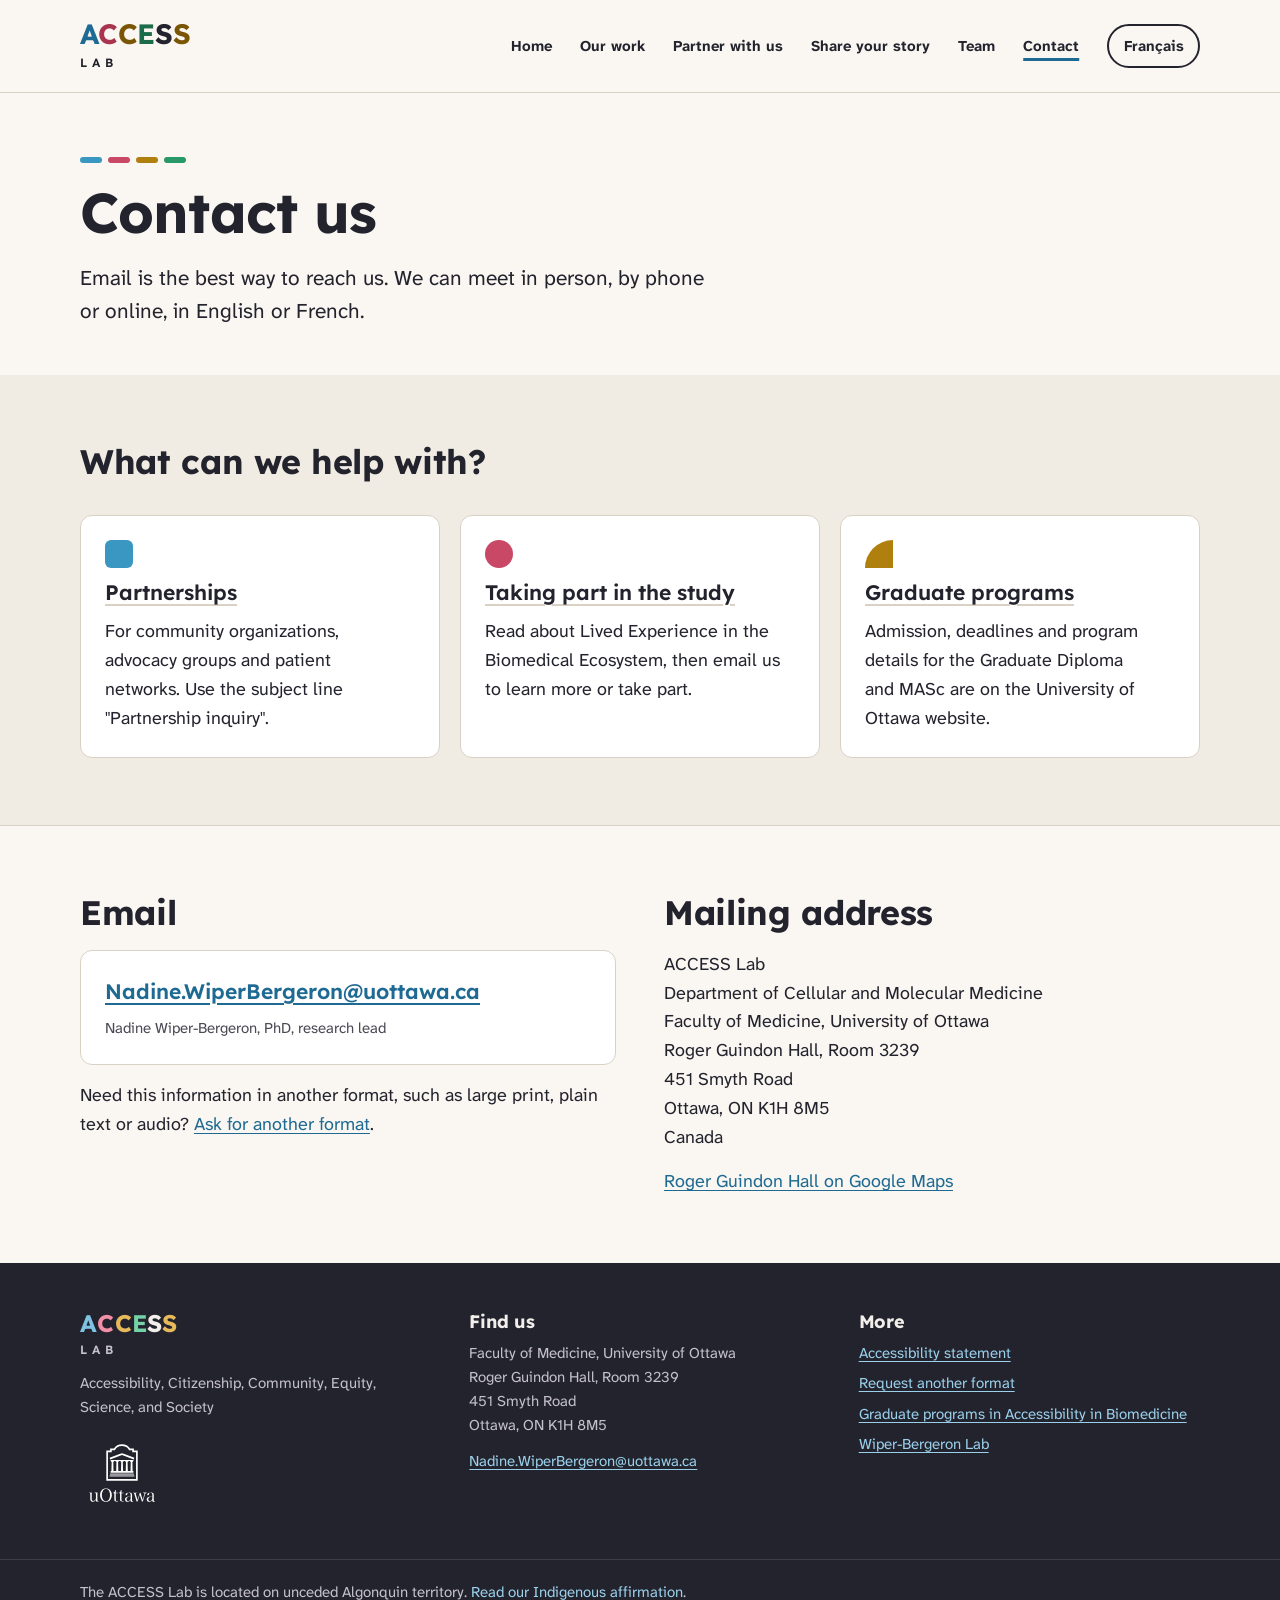
<file: contact.html>
<!doctype html>
<html lang="en">
<head>
<meta charset="utf-8">
<meta name="viewport" content="width=device-width, initial-scale=1, viewport-fit=cover">
<title>Contact | ACCESS Lab</title>
<meta name="description" content="Contact the ACCESS Lab about partnerships, taking part in research, or the graduate programs in Accessibility in Biomedicine.">
<meta name="color-scheme" content="light dark">
<link rel="alternate" hreflang="en" href="contact.html">
<link rel="alternate" hreflang="fr" href="fr/contact.html">
<link rel="icon" href="assets/favicon.svg" type="image/svg+xml">
<link rel="preconnect" href="https://fonts.googleapis.com">
<link rel="preconnect" href="https://fonts.gstatic.com" crossorigin>
<link rel="stylesheet" href="https://fonts.googleapis.com/css2?family=Atkinson+Hyperlegible+Next:ital,wght@0,400;0,700;1,400&amp;family=Lexend:wght@600;700&amp;display=swap">
<link rel="stylesheet" href="assets/site.css">
</head>
<body>
<a class="skip-link" href="#main">Skip to main content</a>
<header class="site-header">
  <div class="frame">
    <a class="brand" href="./"><span class="brand-word" aria-hidden="true"><span class="l-a">A</span><span class="l-c1">C</span><span class="l-c2">C</span><span class="l-e">E</span><span class="l-s1">S</span><span class="l-s2">S</span></span><span class="brand-sub" aria-hidden="true">LAB</span><span class="sr-only">ACCESS Lab home</span></a>
    <div class="header-right">
      <nav class="site-nav" aria-label="Main">
        <ul>
          <li><a href="./">Home</a></li>
          <li><a href="our-work.html">Our work</a></li>
          <li><a href="partner-with-us.html">Partner with us</a></li>
          <li><a href="share-your-story.html">Share your story</a></li>
          <li><a href="team.html">Team</a></li>
          <li><a href="contact.html" aria-current="page">Contact</a></li>
        </ul>
      </nav>
      <a class="lang-switch" href="fr/contact.html" lang="fr" hreflang="fr" aria-label="Version française de cette page">Français</a>
    </div>
  </div>
</header>
<main id="main" tabindex="-1">
<div class="page-intro">
  <div class="frame">
    <div class="shape-row" aria-hidden="true"><span class="s1"></span><span class="s2"></span><span class="s3"></span><span class="s4"></span></div>
    <h1>Contact us</h1>
    <p class="lead">Email is the best way to reach us. We can meet in person, by phone or online, in English or French.</p>
  </div>
</div>

<section class="section section-tint" aria-labelledby="reach-title">
  <div class="frame">
    <div class="section-head"><h2 id="reach-title">What can we help with?</h2></div>
    <ul class="cards" role="list" style="list-style:none;margin:0;padding:0">
      <li class="card">
        <span class="mark mark-blue" aria-hidden="true"></span>
        <h3><a href="partner-with-us.html#contact">Partnerships</a></h3>
        <p>For community organizations, advocacy groups and patient networks. Use the subject line "Partnership inquiry".</p>
      </li>
      <li class="card">
        <span class="mark mark-pink" aria-hidden="true"></span>
        <h3><a href="share-your-story.html">Taking part in the study</a></h3>
        <p>Read about Lived Experience in the Biomedical Ecosystem, then email us to learn more or take part.</p>
      </li>
      <li class="card">
        <span class="mark mark-gold" aria-hidden="true"></span>
        <h3><a href="https://www.uottawa.ca/faculty-medicine/graduate-postdoctoral/our-programs/accessibility-biomedicine">Graduate programs</a></h3>
        <p>Admission, deadlines and program details for the Graduate Diploma and MASc are on the University of Ottawa website.</p>
      </li>
    </ul>
  </div>
</section>

<section class="section" aria-labelledby="details-title">
  <div class="frame split">
    <div class="stack">
      <h2 id="details-title">Email</h2>
      <div class="contact-box">
        <p class="email"><a href="mailto:Nadine.WiperBergeron@uottawa.ca">Nadine.WiperBergeron@uottawa.ca</a></p>
        <p class="note">Nadine Wiper-Bergeron, PhD, research lead</p>
      </div>
      <p>Need this information in another format, such as large print, plain text or audio? <a href="accessibility.html#formats">Ask for another format</a>.</p>
    </div>
    <div class="stack">
      <h2 id="mail-title">Mailing address</h2>
      <address>
        ACCESS Lab<br>
        Department of Cellular and Molecular Medicine<br>
        Faculty of Medicine, University of Ottawa<br>
        Roger Guindon Hall, Room 3239<br>
        451 Smyth Road<br>
        Ottawa, ON K1H 8M5<br>
        Canada
      </address>
      <p><a href="https://maps.google.com/?cid=5245158781146631547">Roger Guindon Hall on Google Maps</a></p>
    </div>
  </div>
</section>
</main>
<footer class="site-footer">
  <div class="frame">
    <div class="footer-brand">
      <p class="brand" style="padding:0"><span class="brand-word" aria-hidden="true"><span class="l-a">A</span><span class="l-c1">C</span><span class="l-c2">C</span><span class="l-e">E</span><span class="l-s1">S</span><span class="l-s2">S</span></span><span class="brand-sub" aria-hidden="true">LAB</span><span class="sr-only">ACCESS Lab</span></p>
      <p style="margin-top:0.75rem">Accessibility, Citizenship, Community, Equity, Science, and Society</p>
      <img class="footer-logo" src="assets/uottawa-white.svg" alt="University of Ottawa" width="84" height="75">
    </div>
    <div>
      <h2>Find us</h2>
      <address>
        Faculty of Medicine, University of Ottawa<br>
        Roger Guindon Hall, Room 3239<br>
        451 Smyth Road<br>
        Ottawa, ON K1H 8M5
      </address>
      <p style="margin-top:0.75rem"><a href="mailto:Nadine.WiperBergeron@uottawa.ca">Nadine.WiperBergeron@uottawa.ca</a></p>
    </div>
    <nav aria-label="Footer">
      <h2>More</h2>
      <ul>
        <li><a href="accessibility.html">Accessibility statement</a></li>
        <li><a href="accessibility.html#formats">Request another format</a></li>
        <li><a href="https://www.uottawa.ca/faculty-medicine/graduate-postdoctoral/our-programs/accessibility-biomedicine">Graduate programs in Accessibility in Biomedicine</a></li>
        <li><a href="https://www.wiper-bergeronlab.com/">Wiper-Bergeron Lab</a></li>
      </ul>
    </nav>
  </div>
  <div class="footer-bottom">
    <div class="frame">
      <p>The ACCESS Lab is located on unceded Algonquin territory. <a href="./#affirmation">Read our Indigenous affirmation</a>.</p>
    </div>
  </div>
</footer>
</body>
</html>
</file>
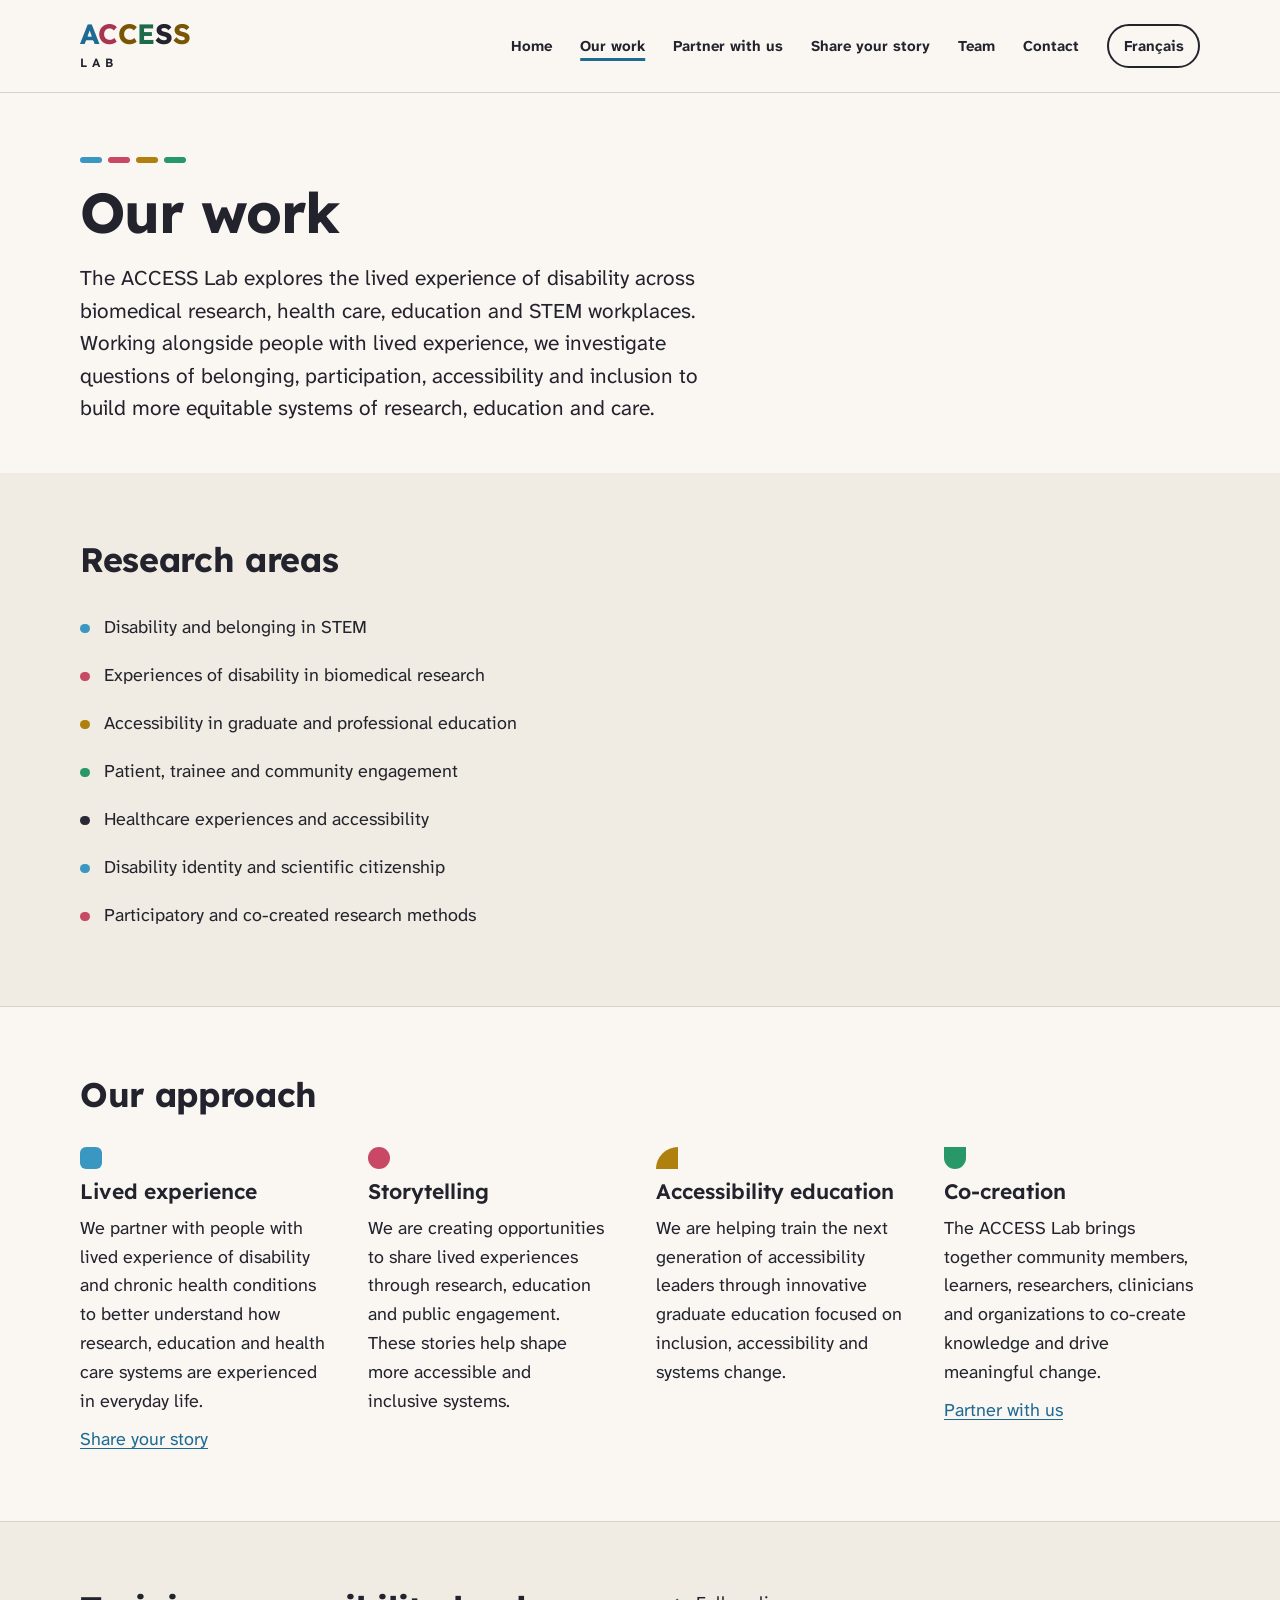
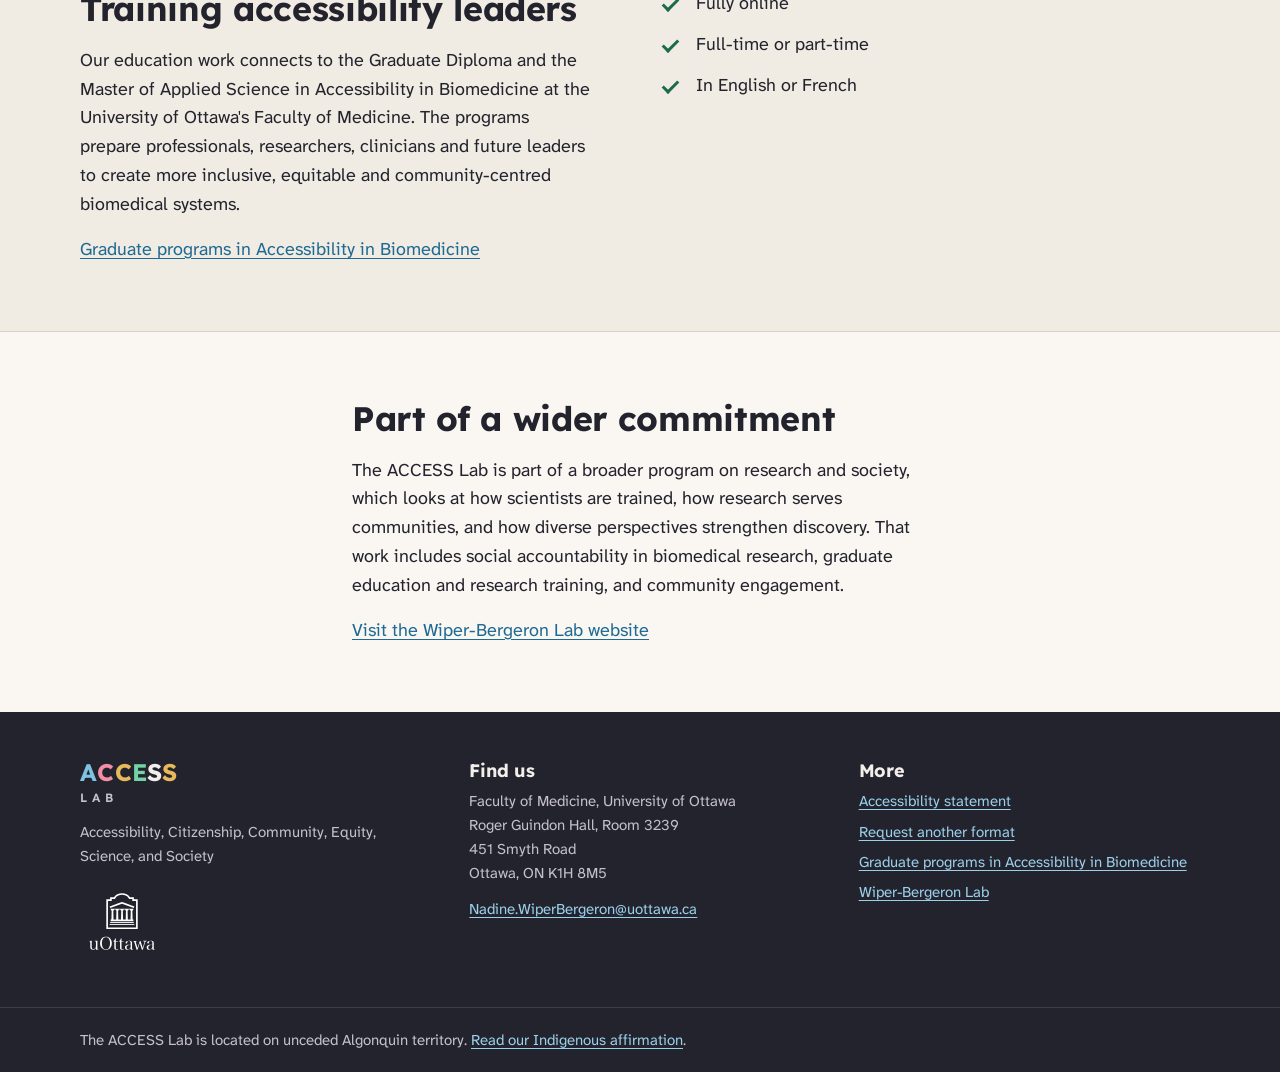
<file: our-work.html>
<!doctype html>
<html lang="en">
<head>
<meta charset="utf-8">
<meta name="viewport" content="width=device-width, initial-scale=1, viewport-fit=cover">
<title>Our work | ACCESS Lab</title>
<meta name="description" content="Research areas and approach of the ACCESS Lab: disability and belonging in STEM, biomedical research, graduate education, health care and community engagement.">
<meta name="color-scheme" content="light dark">
<link rel="alternate" hreflang="en" href="our-work.html">
<link rel="alternate" hreflang="fr" href="fr/notre-travail.html">
<link rel="icon" href="assets/favicon.svg" type="image/svg+xml">
<link rel="preconnect" href="https://fonts.googleapis.com">
<link rel="preconnect" href="https://fonts.gstatic.com" crossorigin>
<link rel="stylesheet" href="https://fonts.googleapis.com/css2?family=Atkinson+Hyperlegible+Next:ital,wght@0,400;0,700;1,400&amp;family=Lexend:wght@600;700&amp;display=swap">
<link rel="stylesheet" href="assets/site.css">
</head>
<body>
<a class="skip-link" href="#main">Skip to main content</a>
<header class="site-header">
  <div class="frame">
    <a class="brand" href="./"><span class="brand-word" aria-hidden="true"><span class="l-a">A</span><span class="l-c1">C</span><span class="l-c2">C</span><span class="l-e">E</span><span class="l-s1">S</span><span class="l-s2">S</span></span><span class="brand-sub" aria-hidden="true">LAB</span><span class="sr-only">ACCESS Lab home</span></a>
    <div class="header-right">
      <nav class="site-nav" aria-label="Main">
        <ul>
          <li><a href="./">Home</a></li>
          <li><a href="our-work.html" aria-current="page">Our work</a></li>
          <li><a href="partner-with-us.html">Partner with us</a></li>
          <li><a href="share-your-story.html">Share your story</a></li>
          <li><a href="team.html">Team</a></li>
          <li><a href="contact.html">Contact</a></li>
        </ul>
      </nav>
      <a class="lang-switch" href="fr/notre-travail.html" lang="fr" hreflang="fr" aria-label="Version française de cette page">Français</a>
    </div>
  </div>
</header>
<main id="main" tabindex="-1">
<div class="page-intro">
  <div class="frame">
    <div class="shape-row" aria-hidden="true"><span class="s1"></span><span class="s2"></span><span class="s3"></span><span class="s4"></span></div>
    <h1>Our work</h1>
    <p class="lead">The ACCESS Lab explores the lived experience of disability across biomedical research, health care, education and STEM workplaces. Working alongside people with lived experience, we investigate questions of belonging, participation, accessibility and inclusion to build more equitable systems of research, education and care.</p>
  </div>
</div>

<section class="section section-tint" aria-labelledby="areas-title">
  <div class="frame">
    <div class="section-head">
      <h2 id="areas-title">Research areas</h2>
    </div>
    <ul class="dots cols-2">
      <li>Disability and belonging in STEM</li>
      <li>Experiences of disability in biomedical research</li>
      <li>Accessibility in graduate and professional education</li>
      <li>Patient, trainee and community engagement</li>
      <li>Healthcare experiences and accessibility</li>
      <li>Disability identity and scientific citizenship</li>
      <li>Participatory and co-created research methods</li>
    </ul>
  </div>
</section>

<section class="section" aria-labelledby="approach-title">
  <div class="frame">
    <div class="section-head">
      <h2 id="approach-title">Our approach</h2>
    </div>
    <ul class="features">
      <li><span class="mark mark-blue" aria-hidden="true"></span><h3>Lived experience</h3><p>We partner with people with lived experience of disability and chronic health conditions to better understand how research, education and health care systems are experienced in everyday life.</p><p><a href="share-your-story.html">Share your story</a></p></li>
      <li><span class="mark mark-pink" aria-hidden="true"></span><h3>Storytelling</h3><p>We are creating opportunities to share lived experiences through research, education and public engagement. These stories help shape more accessible and inclusive systems.</p></li>
      <li><span class="mark mark-gold" aria-hidden="true"></span><h3>Accessibility education</h3><p>We are helping train the next generation of accessibility leaders through innovative graduate education focused on inclusion, accessibility and systems change.</p></li>
      <li><span class="mark mark-green" aria-hidden="true"></span><h3>Co-creation</h3><p>The ACCESS Lab brings together community members, learners, researchers, clinicians and organizations to co-create knowledge and drive meaningful change.</p><p><a href="partner-with-us.html">Partner with us</a></p></li>
    </ul>
  </div>
</section>

<section class="section section-tint" aria-labelledby="edu-title">
  <div class="frame split">
    <div class="stack">
      <h2 id="edu-title">Training accessibility leaders</h2>
      <p>Our education work connects to the Graduate Diploma and the Master of Applied Science in Accessibility in Biomedicine at the University of Ottawa's Faculty of Medicine. The programs prepare professionals, researchers, clinicians and future leaders to create more inclusive, equitable and community-centred biomedical systems.</p>
      <p><a href="https://www.uottawa.ca/faculty-medicine/graduate-postdoctoral/our-programs/accessibility-biomedicine">Graduate programs in Accessibility in Biomedicine</a></p>
    </div>
    <ul class="checks" aria-label="Program format">
      <li>Fully online</li>
      <li>Full-time or part-time</li>
      <li>In English or French</li>
    </ul>
  </div>
</section>

<section class="section" aria-labelledby="wider-title">
  <div class="frame prose stack">
    <h2 id="wider-title">Part of a wider commitment</h2>
    <p>The ACCESS Lab is part of a broader program on research and society, which looks at how scientists are trained, how research serves communities, and how diverse perspectives strengthen discovery. That work includes social accountability in biomedical research, graduate education and research training, and community engagement.</p>
    <p><a href="https://www.wiper-bergeronlab.com/">Visit the Wiper-Bergeron Lab website</a></p>
  </div>
</section>
</main>
<footer class="site-footer">
  <div class="frame">
    <div class="footer-brand">
      <p class="brand" style="padding:0"><span class="brand-word" aria-hidden="true"><span class="l-a">A</span><span class="l-c1">C</span><span class="l-c2">C</span><span class="l-e">E</span><span class="l-s1">S</span><span class="l-s2">S</span></span><span class="brand-sub" aria-hidden="true">LAB</span><span class="sr-only">ACCESS Lab</span></p>
      <p style="margin-top:0.75rem">Accessibility, Citizenship, Community, Equity, Science, and Society</p>
      <img class="footer-logo" src="assets/uottawa-white.svg" alt="University of Ottawa" width="84" height="75">
    </div>
    <div>
      <h2>Find us</h2>
      <address>
        Faculty of Medicine, University of Ottawa<br>
        Roger Guindon Hall, Room 3239<br>
        451 Smyth Road<br>
        Ottawa, ON K1H 8M5
      </address>
      <p style="margin-top:0.75rem"><a href="mailto:Nadine.WiperBergeron@uottawa.ca">Nadine.WiperBergeron@uottawa.ca</a></p>
    </div>
    <nav aria-label="Footer">
      <h2>More</h2>
      <ul>
        <li><a href="accessibility.html">Accessibility statement</a></li>
        <li><a href="accessibility.html#formats">Request another format</a></li>
        <li><a href="https://www.uottawa.ca/faculty-medicine/graduate-postdoctoral/our-programs/accessibility-biomedicine">Graduate programs in Accessibility in Biomedicine</a></li>
        <li><a href="https://www.wiper-bergeronlab.com/">Wiper-Bergeron Lab</a></li>
      </ul>
    </nav>
  </div>
  <div class="footer-bottom">
    <div class="frame">
      <p>The ACCESS Lab is located on unceded Algonquin territory. <a href="./#affirmation">Read our Indigenous affirmation</a>.</p>
    </div>
  </div>
</footer>
</body>
</html>
</file>
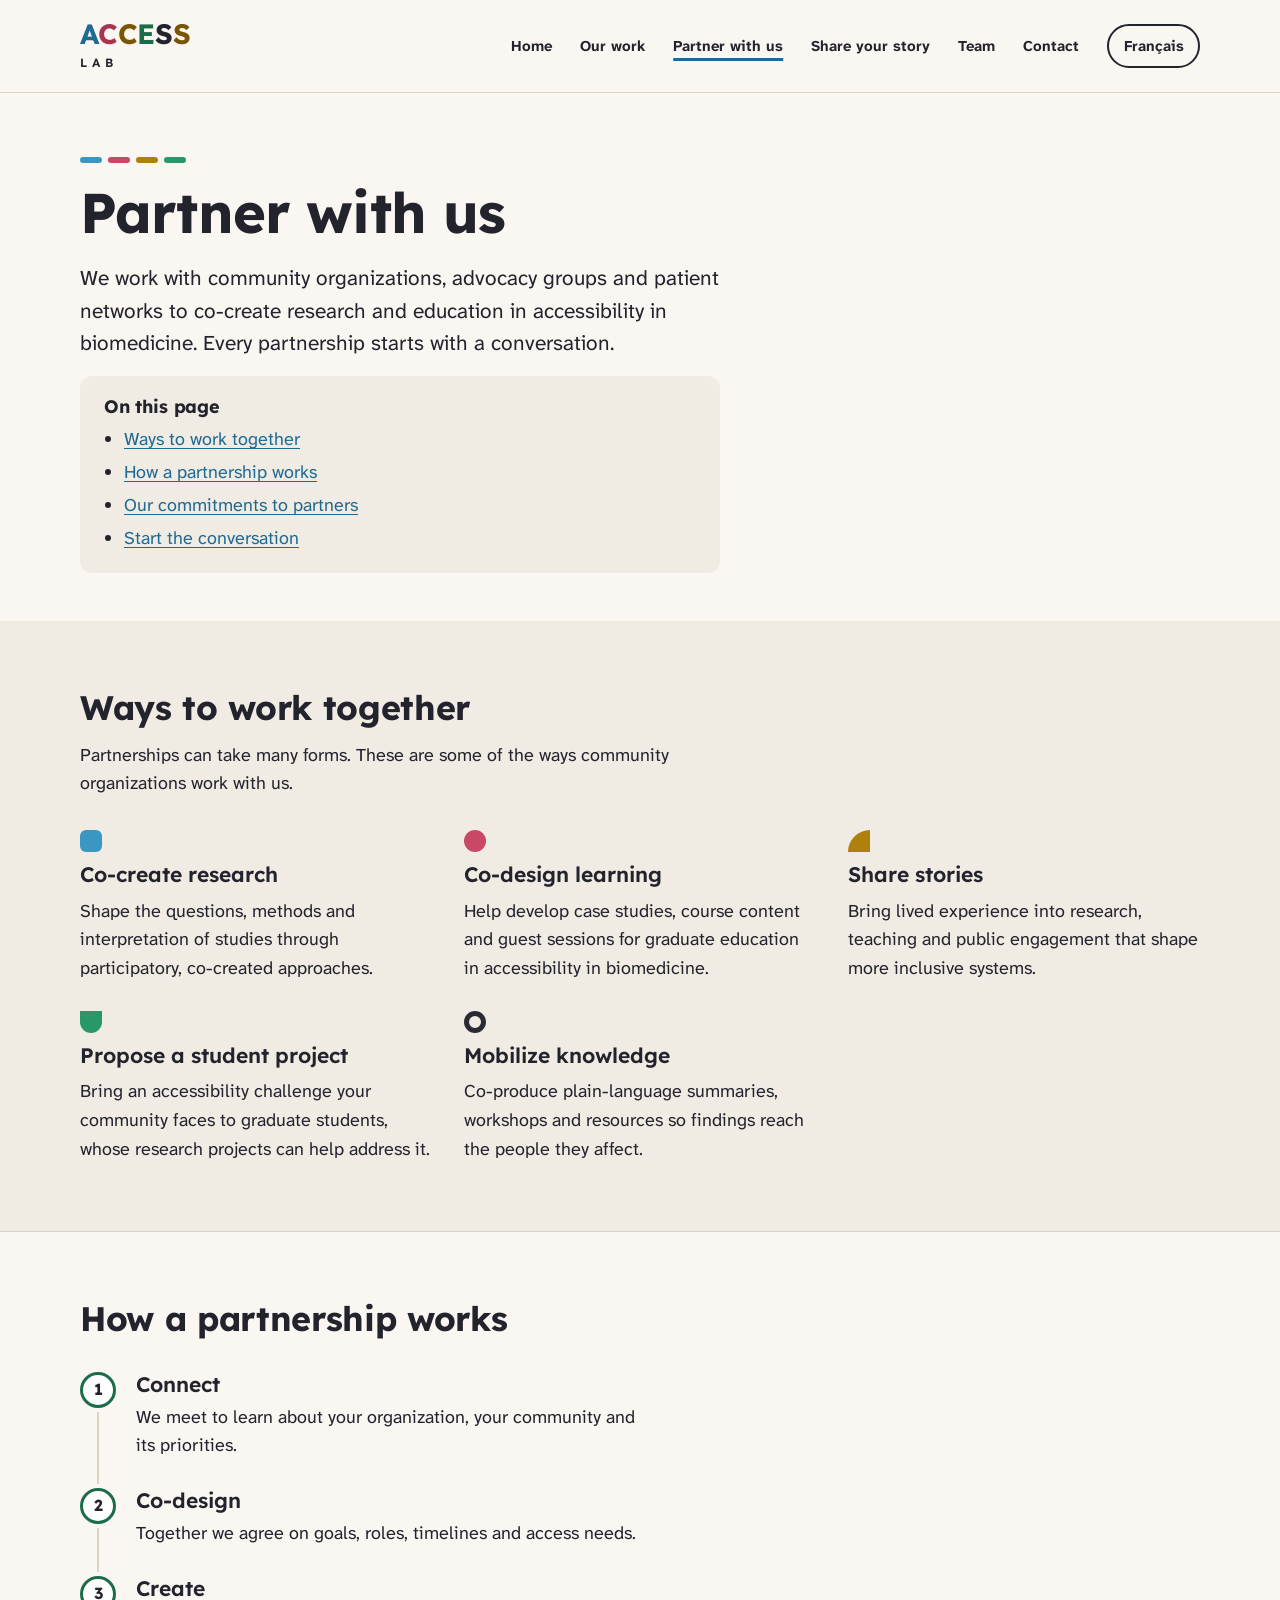
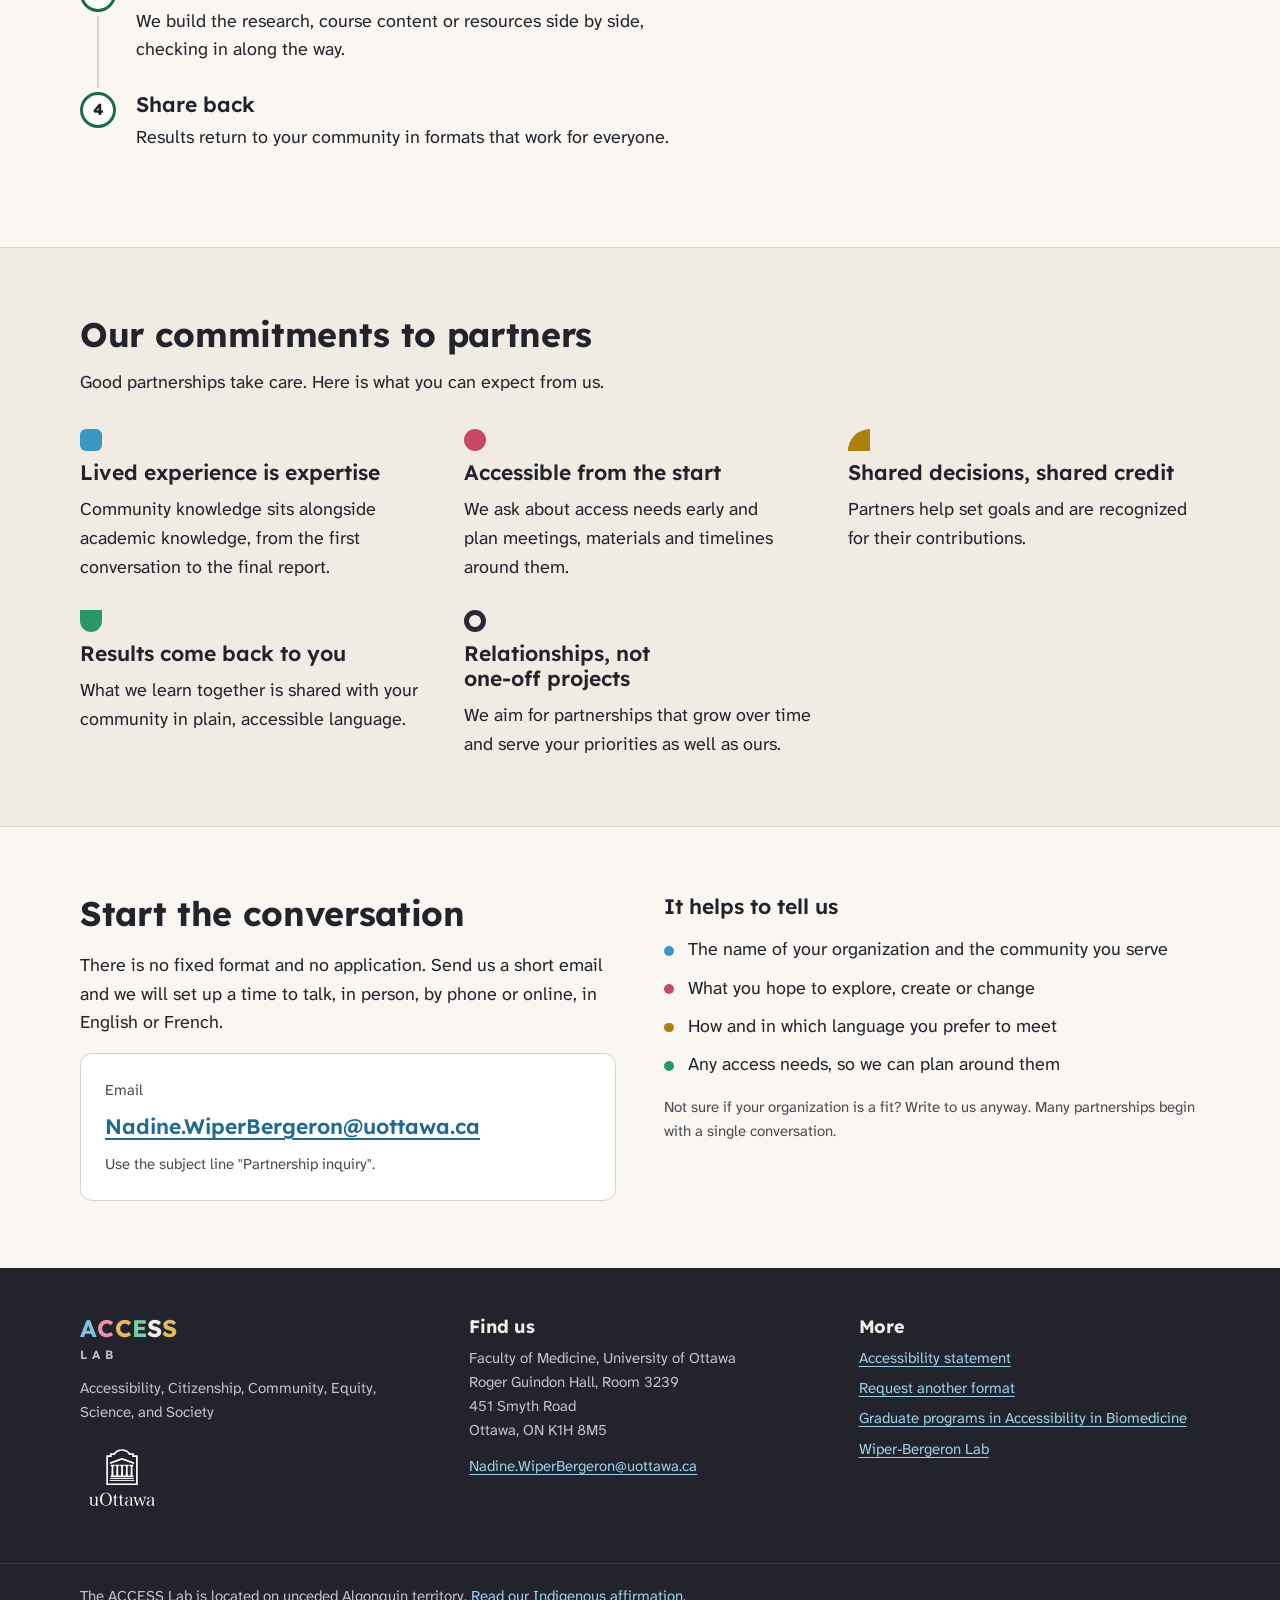
<file: partner-with-us.html>
<!doctype html>
<html lang="en">
<head>
<meta charset="utf-8">
<meta name="viewport" content="width=device-width, initial-scale=1, viewport-fit=cover">
<title>Partner with us | ACCESS Lab</title>
<meta name="description" content="How community organizations can work with the ACCESS Lab to co-create research and education in accessibility in biomedicine.">
<meta name="color-scheme" content="light dark">
<link rel="alternate" hreflang="en" href="partner-with-us.html">
<link rel="alternate" hreflang="fr" href="fr/partenariat.html">
<link rel="icon" href="assets/favicon.svg" type="image/svg+xml">
<link rel="preconnect" href="https://fonts.googleapis.com">
<link rel="preconnect" href="https://fonts.gstatic.com" crossorigin>
<link rel="stylesheet" href="https://fonts.googleapis.com/css2?family=Atkinson+Hyperlegible+Next:ital,wght@0,400;0,700;1,400&amp;family=Lexend:wght@600;700&amp;display=swap">
<link rel="stylesheet" href="assets/site.css">
</head>
<body>
<a class="skip-link" href="#main">Skip to main content</a>
<header class="site-header">
  <div class="frame">
    <a class="brand" href="./"><span class="brand-word" aria-hidden="true"><span class="l-a">A</span><span class="l-c1">C</span><span class="l-c2">C</span><span class="l-e">E</span><span class="l-s1">S</span><span class="l-s2">S</span></span><span class="brand-sub" aria-hidden="true">LAB</span><span class="sr-only">ACCESS Lab home</span></a>
    <div class="header-right">
      <nav class="site-nav" aria-label="Main">
        <ul>
          <li><a href="./">Home</a></li>
          <li><a href="our-work.html">Our work</a></li>
          <li><a href="partner-with-us.html" aria-current="page">Partner with us</a></li>
          <li><a href="share-your-story.html">Share your story</a></li>
          <li><a href="team.html">Team</a></li>
          <li><a href="contact.html">Contact</a></li>
        </ul>
      </nav>
      <a class="lang-switch" href="fr/partenariat.html" lang="fr" hreflang="fr" aria-label="Version française de cette page">Français</a>
    </div>
  </div>
</header>
<main id="main" tabindex="-1">
<div class="page-intro">
  <div class="frame">
    <div class="shape-row" aria-hidden="true"><span class="s1"></span><span class="s2"></span><span class="s3"></span><span class="s4"></span></div>
    <h1>Partner with us</h1>
    <p class="lead">We work with community organizations, advocacy groups and patient networks to co-create research and education in accessibility in biomedicine. Every partnership starts with a conversation.</p>
    <nav class="toc" aria-labelledby="toc-title">
      <h2 id="toc-title">On this page</h2>
      <ul>
        <li><a href="#ways">Ways to work together</a></li>
        <li><a href="#process">How a partnership works</a></li>
        <li><a href="#commitments">Our commitments to partners</a></li>
        <li><a href="#contact">Start the conversation</a></li>
      </ul>
    </nav>
  </div>
</div>

<section class="section section-tint" id="ways" aria-labelledby="ways-title" tabindex="-1">
  <div class="frame">
    <div class="section-head">
      <h2 id="ways-title">Ways to work together</h2>
      <p>Partnerships can take many forms. These are some of the ways community organizations work with us.</p>
    </div>
    <ul class="features five">
      <li><span class="mark mark-blue" aria-hidden="true"></span><h3>Co-create research</h3><p>Shape the questions, methods and interpretation of studies through participatory, co-created approaches.</p></li>
      <li><span class="mark mark-pink" aria-hidden="true"></span><h3>Co-design learning</h3><p>Help develop case studies, course content and guest sessions for graduate education in accessibility in biomedicine.</p></li>
      <li><span class="mark mark-gold" aria-hidden="true"></span><h3>Share stories</h3><p>Bring lived experience into research, teaching and public engagement that shape more inclusive systems.</p></li>
      <li><span class="mark mark-green" aria-hidden="true"></span><h3>Propose a student project</h3><p>Bring an accessibility challenge your community faces to graduate students, whose research projects can help address it.</p></li>
      <li><span class="mark mark-ink" aria-hidden="true"></span><h3>Mobilize knowledge</h3><p>Co-produce plain-language summaries, workshops and resources so findings reach the people they affect.</p></li>
    </ul>
  </div>
</section>

<section class="section" id="process" aria-labelledby="process-title" tabindex="-1">
  <div class="frame">
    <div class="section-head">
      <h2 id="process-title">How a partnership works</h2>
    </div>
    <ol class="steps">
      <li><h3>Connect</h3><p>We meet to learn about your organization, your community and its priorities.</p></li>
      <li><h3>Co-design</h3><p>Together we agree on goals, roles, timelines and access needs.</p></li>
      <li><h3>Create</h3><p>We build the research, course content or resources side by side, checking in along the way.</p></li>
      <li><h3>Share back</h3><p>Results return to your community in formats that work for everyone.</p></li>
    </ol>
  </div>
</section>

<section class="section section-tint" id="commitments" aria-labelledby="commit-title" tabindex="-1">
  <div class="frame">
    <div class="section-head">
      <h2 id="commit-title">Our commitments to partners</h2>
      <p>Good partnerships take care. Here is what you can expect from us.</p>
    </div>
    <ul class="features five">
      <li><span class="mark mark-blue" aria-hidden="true"></span><h3>Lived experience is expertise</h3><p>Community knowledge sits alongside academic knowledge, from the first conversation to the final report.</p></li>
      <li><span class="mark mark-pink" aria-hidden="true"></span><h3>Accessible from the start</h3><p>We ask about access needs early and plan meetings, materials and timelines around them.</p></li>
      <li><span class="mark mark-gold" aria-hidden="true"></span><h3>Shared decisions, shared credit</h3><p>Partners help set goals and are recognized for their contributions.</p></li>
      <li><span class="mark mark-green" aria-hidden="true"></span><h3>Results come back to you</h3><p>What we learn together is shared with your community in plain, accessible language.</p></li>
      <li><span class="mark mark-ink" aria-hidden="true"></span><h3>Relationships, not one-off projects</h3><p>We aim for partnerships that grow over time and serve your priorities as well as ours.</p></li>
    </ul>
  </div>
</section>

<section class="section" id="contact" aria-labelledby="contact-title" tabindex="-1">
  <div class="frame split">
    <div class="stack">
      <h2 id="contact-title">Start the conversation</h2>
      <p>There is no fixed format and no application. Send us a short email and we will set up a time to talk, in person, by phone or online, in English or French.</p>
      <div class="contact-box">
        <p class="note">Email</p>
        <p class="email"><a href="mailto:Nadine.WiperBergeron@uottawa.ca?subject=Partnership%20inquiry">Nadine.WiperBergeron@uottawa.ca</a></p>
        <p class="note">Use the subject line "Partnership inquiry".</p>
      </div>
    </div>
    <div class="stack">
      <h3>It helps to tell us</h3>
      <ul class="dots">
        <li>The name of your organization and the community you serve</li>
        <li>What you hope to explore, create or change</li>
        <li>How and in which language you prefer to meet</li>
        <li>Any access needs, so we can plan around them</li>
      </ul>
      <p class="note">Not sure if your organization is a fit? Write to us anyway. Many partnerships begin with a single conversation.</p>
    </div>
  </div>
</section>
</main>
<footer class="site-footer">
  <div class="frame">
    <div class="footer-brand">
      <p class="brand" style="padding:0"><span class="brand-word" aria-hidden="true"><span class="l-a">A</span><span class="l-c1">C</span><span class="l-c2">C</span><span class="l-e">E</span><span class="l-s1">S</span><span class="l-s2">S</span></span><span class="brand-sub" aria-hidden="true">LAB</span><span class="sr-only">ACCESS Lab</span></p>
      <p style="margin-top:0.75rem">Accessibility, Citizenship, Community, Equity, Science, and Society</p>
      <img class="footer-logo" src="assets/uottawa-white.svg" alt="University of Ottawa" width="84" height="75">
    </div>
    <div>
      <h2>Find us</h2>
      <address>
        Faculty of Medicine, University of Ottawa<br>
        Roger Guindon Hall, Room 3239<br>
        451 Smyth Road<br>
        Ottawa, ON K1H 8M5
      </address>
      <p style="margin-top:0.75rem"><a href="mailto:Nadine.WiperBergeron@uottawa.ca">Nadine.WiperBergeron@uottawa.ca</a></p>
    </div>
    <nav aria-label="Footer">
      <h2>More</h2>
      <ul>
        <li><a href="accessibility.html">Accessibility statement</a></li>
        <li><a href="accessibility.html#formats">Request another format</a></li>
        <li><a href="https://www.uottawa.ca/faculty-medicine/graduate-postdoctoral/our-programs/accessibility-biomedicine">Graduate programs in Accessibility in Biomedicine</a></li>
        <li><a href="https://www.wiper-bergeronlab.com/">Wiper-Bergeron Lab</a></li>
      </ul>
    </nav>
  </div>
  <div class="footer-bottom">
    <div class="frame">
      <p>The ACCESS Lab is located on unceded Algonquin territory. <a href="./#affirmation">Read our Indigenous affirmation</a>.</p>
    </div>
  </div>
</footer>
</body>
</html>
</file>
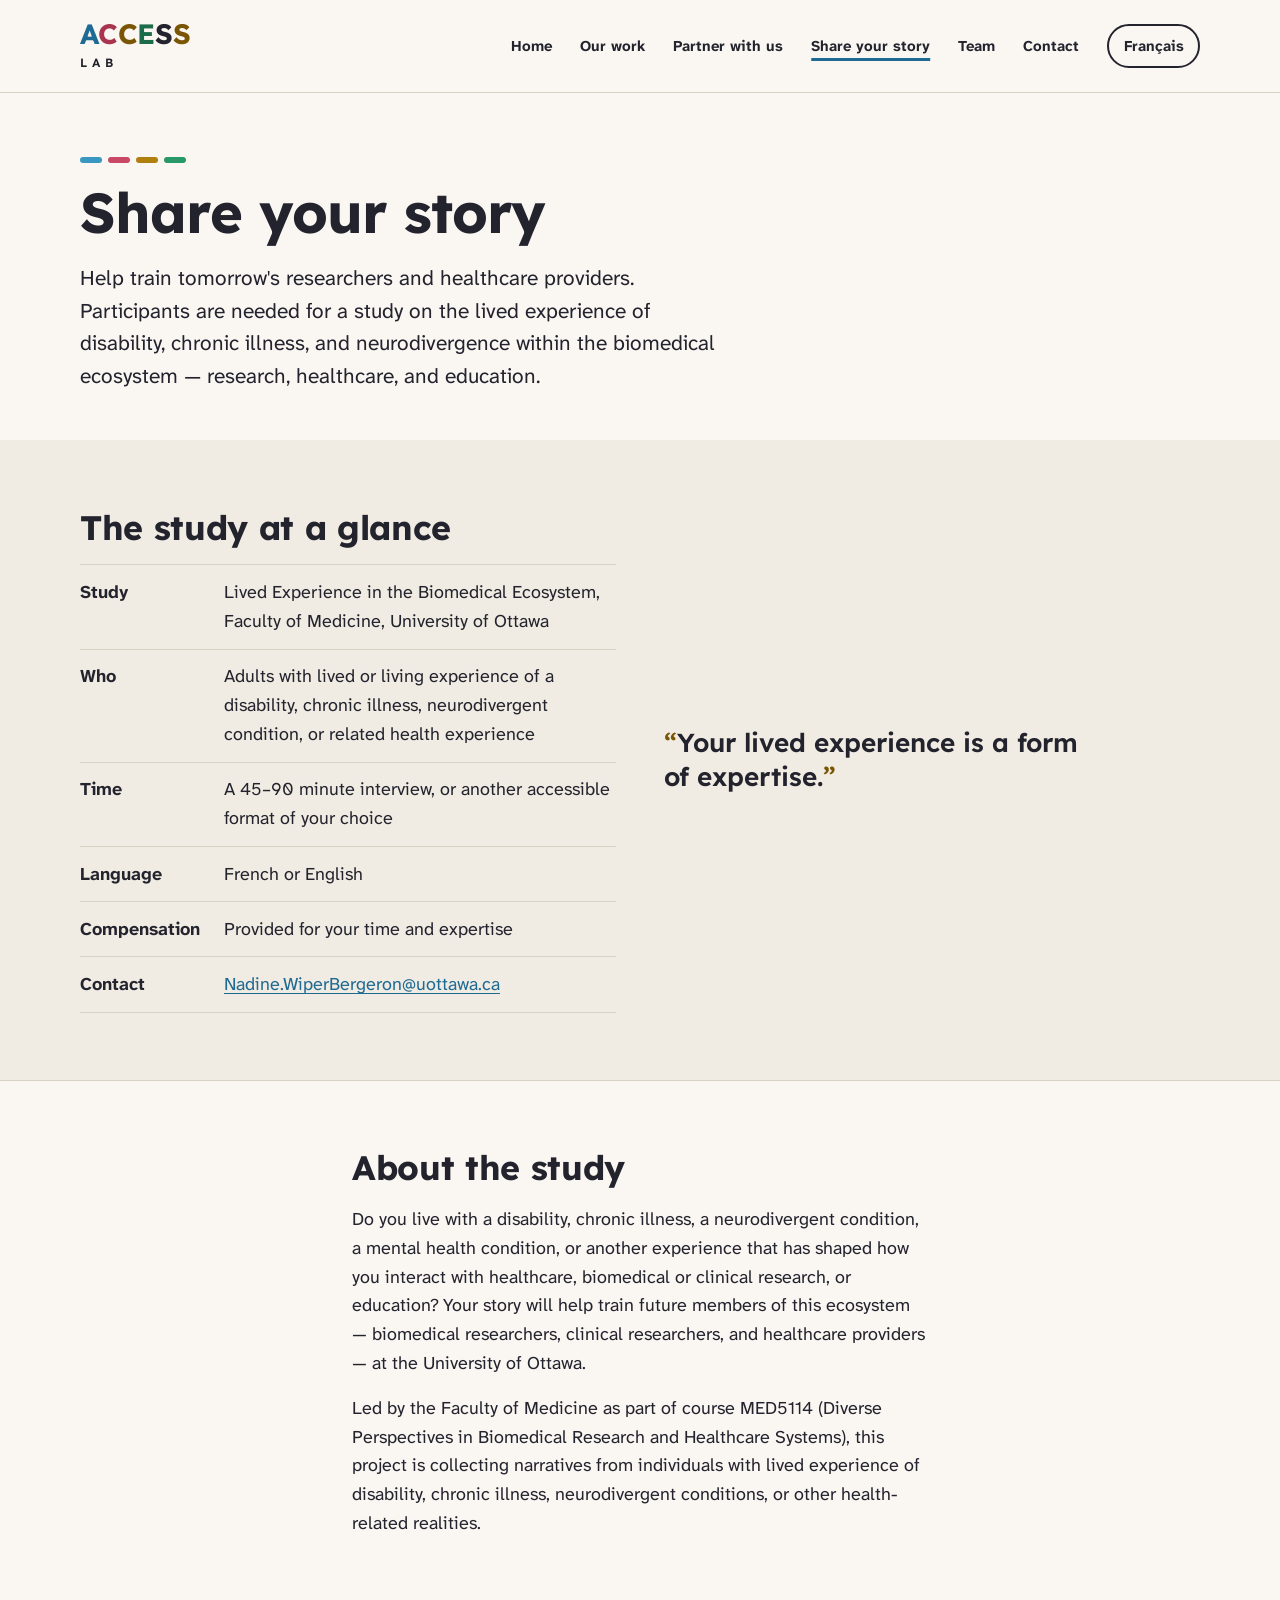
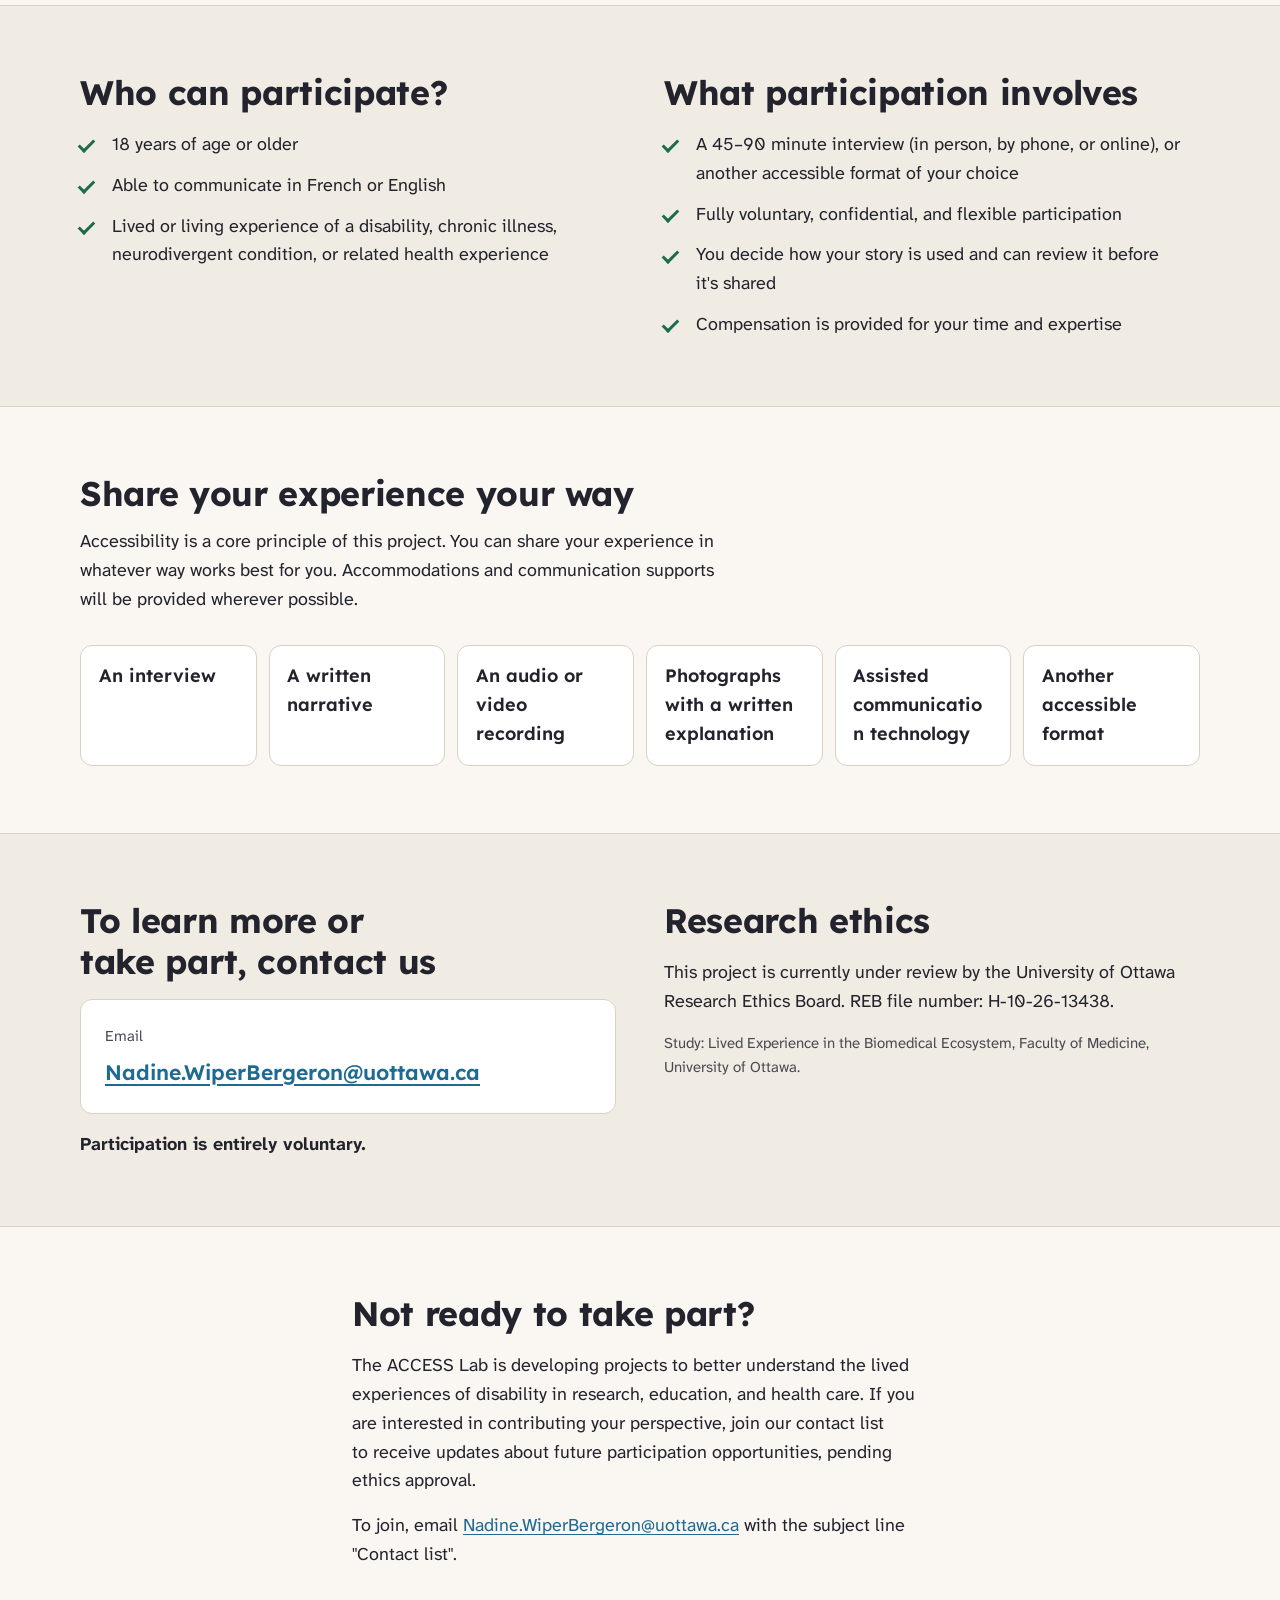
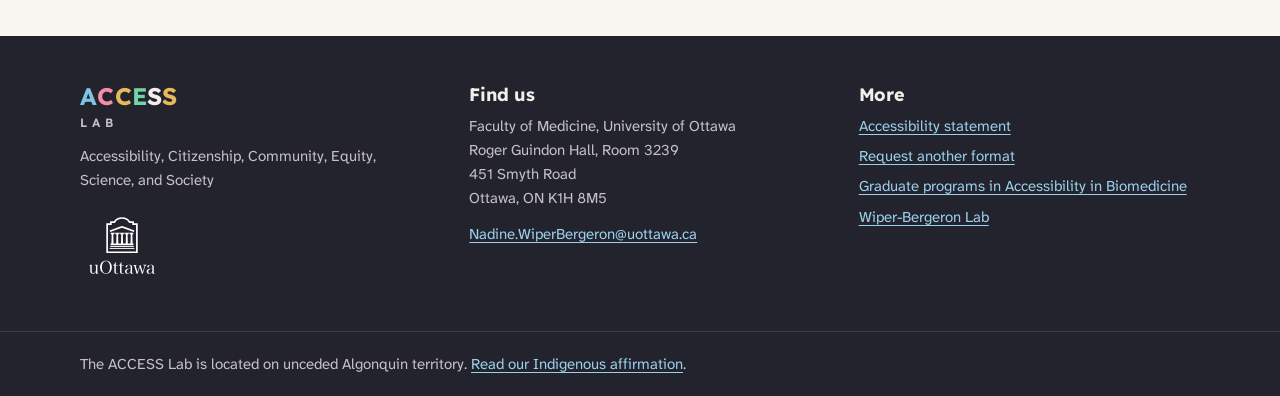
<file: share-your-story.html>
<!doctype html>
<html lang="en">
<head>
<meta charset="utf-8">
<meta name="viewport" content="width=device-width, initial-scale=1, viewport-fit=cover">
<title>Share your story | ACCESS Lab</title>
<meta name="description" content="Participants are needed for a University of Ottawa study on the lived experience of disability, chronic illness and neurodivergence within the biomedical ecosystem.">
<meta name="color-scheme" content="light dark">
<link rel="alternate" hreflang="en" href="share-your-story.html">
<link rel="alternate" hreflang="fr" href="fr/partagez-votre-vecu.html">
<link rel="icon" href="assets/favicon.svg" type="image/svg+xml">
<link rel="preconnect" href="https://fonts.googleapis.com">
<link rel="preconnect" href="https://fonts.gstatic.com" crossorigin>
<link rel="stylesheet" href="https://fonts.googleapis.com/css2?family=Atkinson+Hyperlegible+Next:ital,wght@0,400;0,700;1,400&amp;family=Lexend:wght@600;700&amp;display=swap">
<link rel="stylesheet" href="assets/site.css">
</head>
<body>
<a class="skip-link" href="#main">Skip to main content</a>
<header class="site-header">
  <div class="frame">
    <a class="brand" href="./"><span class="brand-word" aria-hidden="true"><span class="l-a">A</span><span class="l-c1">C</span><span class="l-c2">C</span><span class="l-e">E</span><span class="l-s1">S</span><span class="l-s2">S</span></span><span class="brand-sub" aria-hidden="true">LAB</span><span class="sr-only">ACCESS Lab home</span></a>
    <div class="header-right">
      <nav class="site-nav" aria-label="Main">
        <ul>
          <li><a href="./">Home</a></li>
          <li><a href="our-work.html">Our work</a></li>
          <li><a href="partner-with-us.html">Partner with us</a></li>
          <li><a href="share-your-story.html" aria-current="page">Share your story</a></li>
          <li><a href="team.html">Team</a></li>
          <li><a href="contact.html">Contact</a></li>
        </ul>
      </nav>
      <a class="lang-switch" href="fr/partagez-votre-vecu.html" lang="fr" hreflang="fr" aria-label="Version française de cette page">Français</a>
    </div>
  </div>
</header>
<main id="main" tabindex="-1">
<div class="page-intro">
  <div class="frame">
    <div class="shape-row" aria-hidden="true"><span class="s1"></span><span class="s2"></span><span class="s3"></span><span class="s4"></span></div>
    <h1>Share your story</h1>
    <p class="lead">Help train tomorrow's researchers and healthcare providers. Participants are needed for a study on the lived experience of disability, chronic illness, and neurodivergence within the biomedical ecosystem — research, healthcare, and education.</p>
  </div>
</div>

<section class="section section-tint" aria-labelledby="glance-title">
  <div class="frame split">
    <div class="stack">
      <h2 id="glance-title">The study at a glance</h2>
      <dl class="glance">
        <dt>Study</dt><dd>Lived Experience in the Biomedical Ecosystem, Faculty of Medicine, University of Ottawa</dd>
        <dt>Who</dt><dd>Adults with lived or living experience of a disability, chronic illness, neurodivergent condition, or related health experience</dd>
        <dt>Time</dt><dd>A 45–90 minute interview, or another accessible format of your choice</dd>
        <dt>Language</dt><dd>French or English</dd>
        <dt>Compensation</dt><dd>Provided for your time and expertise</dd>
        <dt>Contact</dt><dd><a href="mailto:Nadine.WiperBergeron@uottawa.ca">Nadine.WiperBergeron@uottawa.ca</a></dd>
      </dl>
    </div>
    <blockquote class="quote" style="align-self:center"><p>Your lived experience is a form of expertise.</p></blockquote>
  </div>
</section>

<section class="section" aria-labelledby="about-title">
  <div class="frame prose stack">
    <h2 id="about-title">About the study</h2>
    <p>Do you live with a disability, chronic illness, a neurodivergent condition, a mental health condition, or another experience that has shaped how you interact with healthcare, biomedical or clinical research, or education? Your story will help train future members of this ecosystem — biomedical researchers, clinical researchers, and healthcare providers — at the University of Ottawa.</p>
    <p>Led by the Faculty of Medicine as part of course MED5114 (Diverse Perspectives in Biomedical Research and Healthcare Systems), this project is collecting narratives from individuals with lived experience of disability, chronic illness, neurodivergent conditions, or other health-related realities.</p>
  </div>
</section>

<section class="section section-tint" aria-labelledby="who-title">
  <div class="frame split">
    <div class="stack">
      <h2 id="who-title">Who can participate?</h2>
      <ul class="checks">
        <li>18 years of age or older</li>
        <li>Able to communicate in French or English</li>
        <li>Lived or living experience of a disability, chronic illness, neurodivergent condition, or related health experience</li>
      </ul>
    </div>
    <div class="stack">
      <h2 id="involves-title">What participation involves</h2>
      <ul class="checks" aria-labelledby="involves-title">
        <li>A 45–90 minute interview (in person, by phone, or online), or another accessible format of your choice</li>
        <li>Fully voluntary, confidential, and flexible participation</li>
        <li>You decide how your story is used and can review it before it's shared</li>
        <li>Compensation is provided for your time and expertise</li>
      </ul>
    </div>
  </div>
</section>

<section class="section" aria-labelledby="way-title">
  <div class="frame">
    <div class="section-head">
      <h2 id="way-title">Share your experience your way</h2>
      <p>Accessibility is a core principle of this project. You can share your experience in whatever way works best for you. Accommodations and communication supports will be provided wherever possible.</p>
    </div>
    <ul class="acronym" aria-label="Ways to share your experience">
      <li>An interview</li>
      <li>A written narrative</li>
      <li>An audio or video recording</li>
      <li>Photographs with a written explanation</li>
      <li>Assisted communication technology</li>
      <li>Another accessible format</li>
    </ul>
  </div>
</section>

<section class="section section-tint" aria-labelledby="take-title">
  <div class="frame split">
    <div class="stack">
      <h2 id="take-title">To learn more or take part, contact us</h2>
      <div class="contact-box">
        <p class="note">Email</p>
        <p class="email"><a href="mailto:Nadine.WiperBergeron@uottawa.ca?subject=Lived%20Experience%20study">Nadine.WiperBergeron@uottawa.ca</a></p>
      </div>
      <p><strong>Participation is entirely voluntary.</strong></p>
    </div>
    <div class="stack">
      <h2 id="ethics-title">Research ethics</h2>
      <p>This project is currently under review by the University of Ottawa Research Ethics Board. REB file number: H-10-26-13438.</p>
      <p class="note">Study: Lived Experience in the Biomedical Ecosystem, Faculty of Medicine, University of Ottawa.</p>
    </div>
  </div>
</section>

<section class="section" aria-labelledby="list-title">
  <div class="frame prose stack">
    <h2 id="list-title">Not ready to take part?</h2>
    <p>The ACCESS Lab is developing projects to better understand the lived experiences of disability in research, education, and health care. If you are interested in contributing your perspective, join our contact list to receive updates about future participation opportunities, pending ethics approval.</p>
    <p>To join, email <a href="mailto:Nadine.WiperBergeron@uottawa.ca?subject=Contact%20list">Nadine.WiperBergeron@uottawa.ca</a> with the subject line "Contact list".</p>
  </div>
</section>
</main>
<footer class="site-footer">
  <div class="frame">
    <div class="footer-brand">
      <p class="brand" style="padding:0"><span class="brand-word" aria-hidden="true"><span class="l-a">A</span><span class="l-c1">C</span><span class="l-c2">C</span><span class="l-e">E</span><span class="l-s1">S</span><span class="l-s2">S</span></span><span class="brand-sub" aria-hidden="true">LAB</span><span class="sr-only">ACCESS Lab</span></p>
      <p style="margin-top:0.75rem">Accessibility, Citizenship, Community, Equity, Science, and Society</p>
      <img class="footer-logo" src="assets/uottawa-white.svg" alt="University of Ottawa" width="84" height="75">
    </div>
    <div>
      <h2>Find us</h2>
      <address>
        Faculty of Medicine, University of Ottawa<br>
        Roger Guindon Hall, Room 3239<br>
        451 Smyth Road<br>
        Ottawa, ON K1H 8M5
      </address>
      <p style="margin-top:0.75rem"><a href="mailto:Nadine.WiperBergeron@uottawa.ca">Nadine.WiperBergeron@uottawa.ca</a></p>
    </div>
    <nav aria-label="Footer">
      <h2>More</h2>
      <ul>
        <li><a href="accessibility.html">Accessibility statement</a></li>
        <li><a href="accessibility.html#formats">Request another format</a></li>
        <li><a href="https://www.uottawa.ca/faculty-medicine/graduate-postdoctoral/our-programs/accessibility-biomedicine">Graduate programs in Accessibility in Biomedicine</a></li>
        <li><a href="https://www.wiper-bergeronlab.com/">Wiper-Bergeron Lab</a></li>
      </ul>
    </nav>
  </div>
  <div class="footer-bottom">
    <div class="frame">
      <p>The ACCESS Lab is located on unceded Algonquin territory. <a href="./#affirmation">Read our Indigenous affirmation</a>.</p>
    </div>
  </div>
</footer>
</body>
</html>
</file>
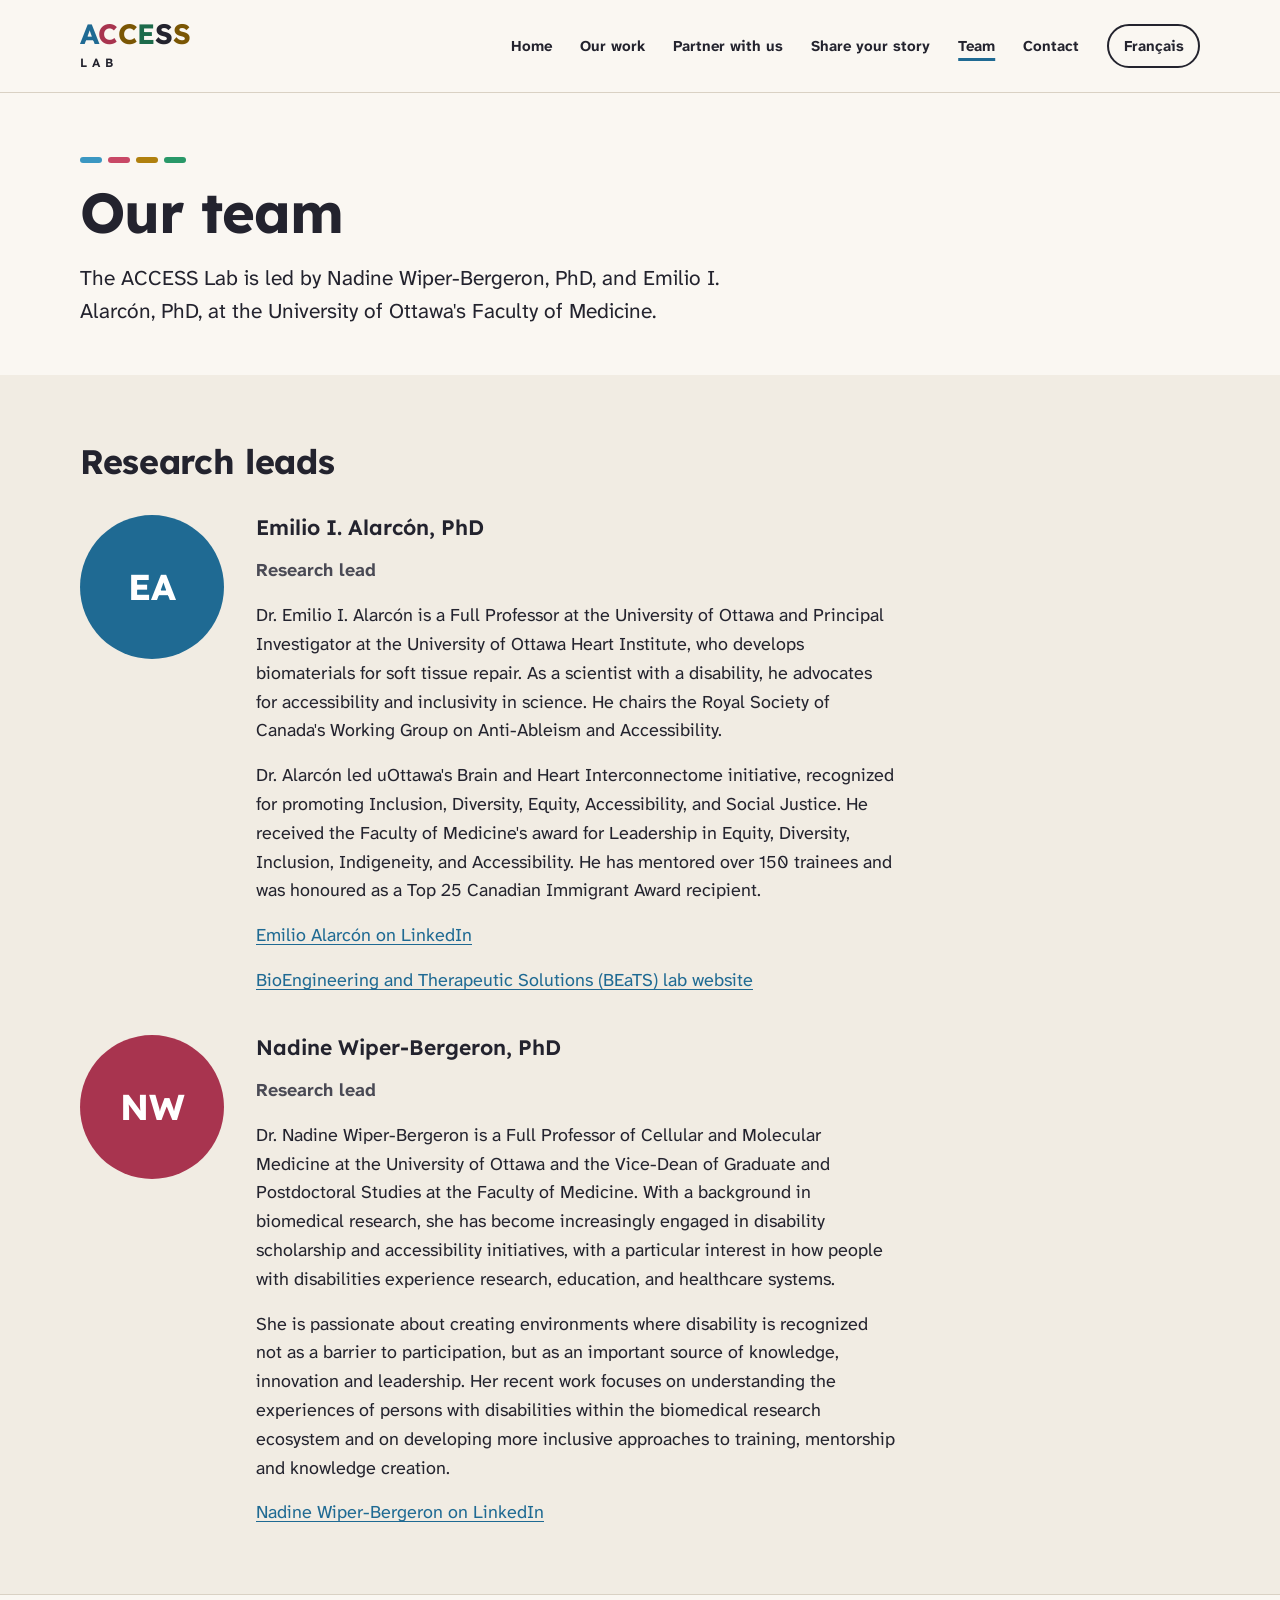
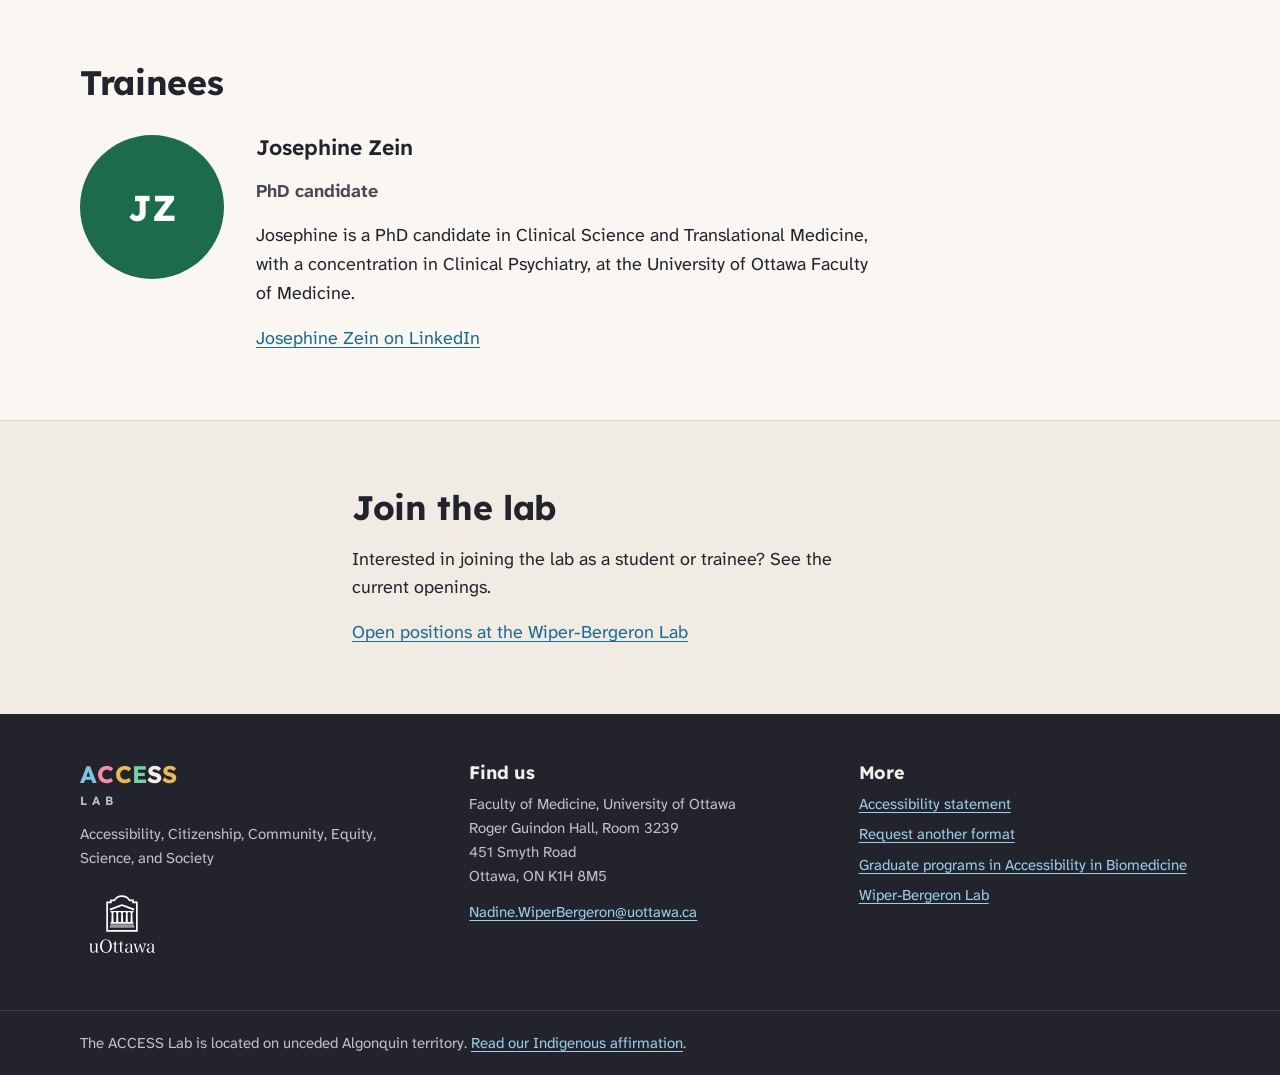
<file: team.html>
<!doctype html>
<html lang="en">
<head>
<meta charset="utf-8">
<meta name="viewport" content="width=device-width, initial-scale=1, viewport-fit=cover">
<title>Team | ACCESS Lab</title>
<meta name="description" content="Meet the ACCESS Lab research leads, Emilio I. Alarcón and Nadine Wiper-Bergeron, and the lab's trainees.">
<meta name="color-scheme" content="light dark">
<link rel="alternate" hreflang="en" href="team.html">
<link rel="alternate" hreflang="fr" href="fr/equipe.html">
<link rel="icon" href="assets/favicon.svg" type="image/svg+xml">
<link rel="preconnect" href="https://fonts.googleapis.com">
<link rel="preconnect" href="https://fonts.gstatic.com" crossorigin>
<link rel="stylesheet" href="https://fonts.googleapis.com/css2?family=Atkinson+Hyperlegible+Next:ital,wght@0,400;0,700;1,400&amp;family=Lexend:wght@600;700&amp;display=swap">
<link rel="stylesheet" href="assets/site.css">
</head>
<body>
<a class="skip-link" href="#main">Skip to main content</a>
<header class="site-header">
  <div class="frame">
    <a class="brand" href="./"><span class="brand-word" aria-hidden="true"><span class="l-a">A</span><span class="l-c1">C</span><span class="l-c2">C</span><span class="l-e">E</span><span class="l-s1">S</span><span class="l-s2">S</span></span><span class="brand-sub" aria-hidden="true">LAB</span><span class="sr-only">ACCESS Lab home</span></a>
    <div class="header-right">
      <nav class="site-nav" aria-label="Main">
        <ul>
          <li><a href="./">Home</a></li>
          <li><a href="our-work.html">Our work</a></li>
          <li><a href="partner-with-us.html">Partner with us</a></li>
          <li><a href="share-your-story.html">Share your story</a></li>
          <li><a href="team.html" aria-current="page">Team</a></li>
          <li><a href="contact.html">Contact</a></li>
        </ul>
      </nav>
      <a class="lang-switch" href="fr/equipe.html" lang="fr" hreflang="fr" aria-label="Version française de cette page">Français</a>
    </div>
  </div>
</header>
<main id="main" tabindex="-1">
<div class="page-intro">
  <div class="frame">
    <div class="shape-row" aria-hidden="true"><span class="s1"></span><span class="s2"></span><span class="s3"></span><span class="s4"></span></div>
    <h1>Our team</h1>
    <p class="lead">The ACCESS Lab is led by Nadine Wiper-Bergeron, PhD, and Emilio I. Alarcón, PhD, at the University of Ottawa's Faculty of Medicine.</p>
  </div>
</div>

<section class="section section-tint" aria-labelledby="leads-title">
  <div class="frame">
    <div class="section-head"><h2 id="leads-title">Research leads</h2></div>
    <ul class="people">
      <li class="person">
        <div class="photo p-blue" aria-hidden="true">EA</div>
        <div class="stack prose">
          <h3>Emilio I. Alarcón, PhD</h3>
          <p class="role">Research lead</p>
          <p>Dr. Emilio I. Alarcón is a Full Professor at the University of Ottawa and Principal Investigator at the University of Ottawa Heart Institute, who develops biomaterials for soft tissue repair. As a scientist with a disability, he advocates for accessibility and inclusivity in science. He chairs the Royal Society of Canada's Working Group on Anti-Ableism and Accessibility.</p>
          <p>Dr. Alarcón led uOttawa's Brain and Heart Interconnectome initiative, recognized for promoting Inclusion, Diversity, Equity, Accessibility, and Social Justice. He received the Faculty of Medicine's award for Leadership in Equity, Diversity, Inclusion, Indigeneity, and Accessibility. He has mentored over 150 trainees and was honoured as a Top 25 Canadian Immigrant Award recipient.</p>
          <p><a href="https://www.linkedin.com/in/emilio-alarcon-76668b46/">Emilio Alarcón on LinkedIn</a></p>
          <p><a href="https://www.beatsresearch.com">BioEngineering and Therapeutic Solutions (BEaTS) lab website</a></p>
        </div>
      </li>
      <li class="person">
        <div class="photo p-pink" aria-hidden="true">NW</div>
        <div class="stack prose">
          <h3>Nadine Wiper-Bergeron, PhD</h3>
          <p class="role">Research lead</p>
          <p>Dr. Nadine Wiper-Bergeron is a Full Professor of Cellular and Molecular Medicine at the University of Ottawa and the Vice-Dean of Graduate and Postdoctoral Studies at the Faculty of Medicine. With a background in biomedical research, she has become increasingly engaged in disability scholarship and accessibility initiatives, with a particular interest in how people with disabilities experience research, education, and healthcare systems.</p>
          <p>She is passionate about creating environments where disability is recognized not as a barrier to participation, but as an important source of knowledge, innovation and leadership. Her recent work focuses on understanding the experiences of persons with disabilities within the biomedical research ecosystem and on developing more inclusive approaches to training, mentorship and knowledge creation.</p>
          <p><a href="https://www.linkedin.com/in/nadine-wiper-bergeron-14866947/">Nadine Wiper-Bergeron on LinkedIn</a></p>
        </div>
      </li>
    </ul>
  </div>
</section>

<section class="section" aria-labelledby="trainees-title">
  <div class="frame">
    <div class="section-head"><h2 id="trainees-title">Trainees</h2></div>
    <ul class="people">
      <li class="person">
        <div class="photo p-green" aria-hidden="true">JZ</div>
        <div class="stack prose">
          <h3>Josephine Zein</h3>
          <p class="role">PhD candidate</p>
          <p>Josephine is a PhD candidate in Clinical Science and Translational Medicine, with a concentration in Clinical Psychiatry, at the University of Ottawa Faculty of Medicine.</p>
          <p><a href="https://www.linkedin.com/in/josephine-zein-921973211/">Josephine Zein on LinkedIn</a></p>
        </div>
      </li>
    </ul>
  </div>
</section>

<section class="section section-tint" aria-labelledby="join-title">
  <div class="frame prose stack">
    <h2 id="join-title">Join the lab</h2>
    <p>Interested in joining the lab as a student or trainee? See the current openings.</p>
    <p><a href="https://www.wiper-bergeronlab.com/join-us.html">Open positions at the Wiper-Bergeron Lab</a></p>
  </div>
</section>
</main>
<footer class="site-footer">
  <div class="frame">
    <div class="footer-brand">
      <p class="brand" style="padding:0"><span class="brand-word" aria-hidden="true"><span class="l-a">A</span><span class="l-c1">C</span><span class="l-c2">C</span><span class="l-e">E</span><span class="l-s1">S</span><span class="l-s2">S</span></span><span class="brand-sub" aria-hidden="true">LAB</span><span class="sr-only">ACCESS Lab</span></p>
      <p style="margin-top:0.75rem">Accessibility, Citizenship, Community, Equity, Science, and Society</p>
      <img class="footer-logo" src="assets/uottawa-white.svg" alt="University of Ottawa" width="84" height="75">
    </div>
    <div>
      <h2>Find us</h2>
      <address>
        Faculty of Medicine, University of Ottawa<br>
        Roger Guindon Hall, Room 3239<br>
        451 Smyth Road<br>
        Ottawa, ON K1H 8M5
      </address>
      <p style="margin-top:0.75rem"><a href="mailto:Nadine.WiperBergeron@uottawa.ca">Nadine.WiperBergeron@uottawa.ca</a></p>
    </div>
    <nav aria-label="Footer">
      <h2>More</h2>
      <ul>
        <li><a href="accessibility.html">Accessibility statement</a></li>
        <li><a href="accessibility.html#formats">Request another format</a></li>
        <li><a href="https://www.uottawa.ca/faculty-medicine/graduate-postdoctoral/our-programs/accessibility-biomedicine">Graduate programs in Accessibility in Biomedicine</a></li>
        <li><a href="https://www.wiper-bergeronlab.com/">Wiper-Bergeron Lab</a></li>
      </ul>
    </nav>
  </div>
  <div class="footer-bottom">
    <div class="frame">
      <p>The ACCESS Lab is located on unceded Algonquin territory. <a href="./#affirmation">Read our Indigenous affirmation</a>.</p>
    </div>
  </div>
</footer>
</body>
</html>
</file>
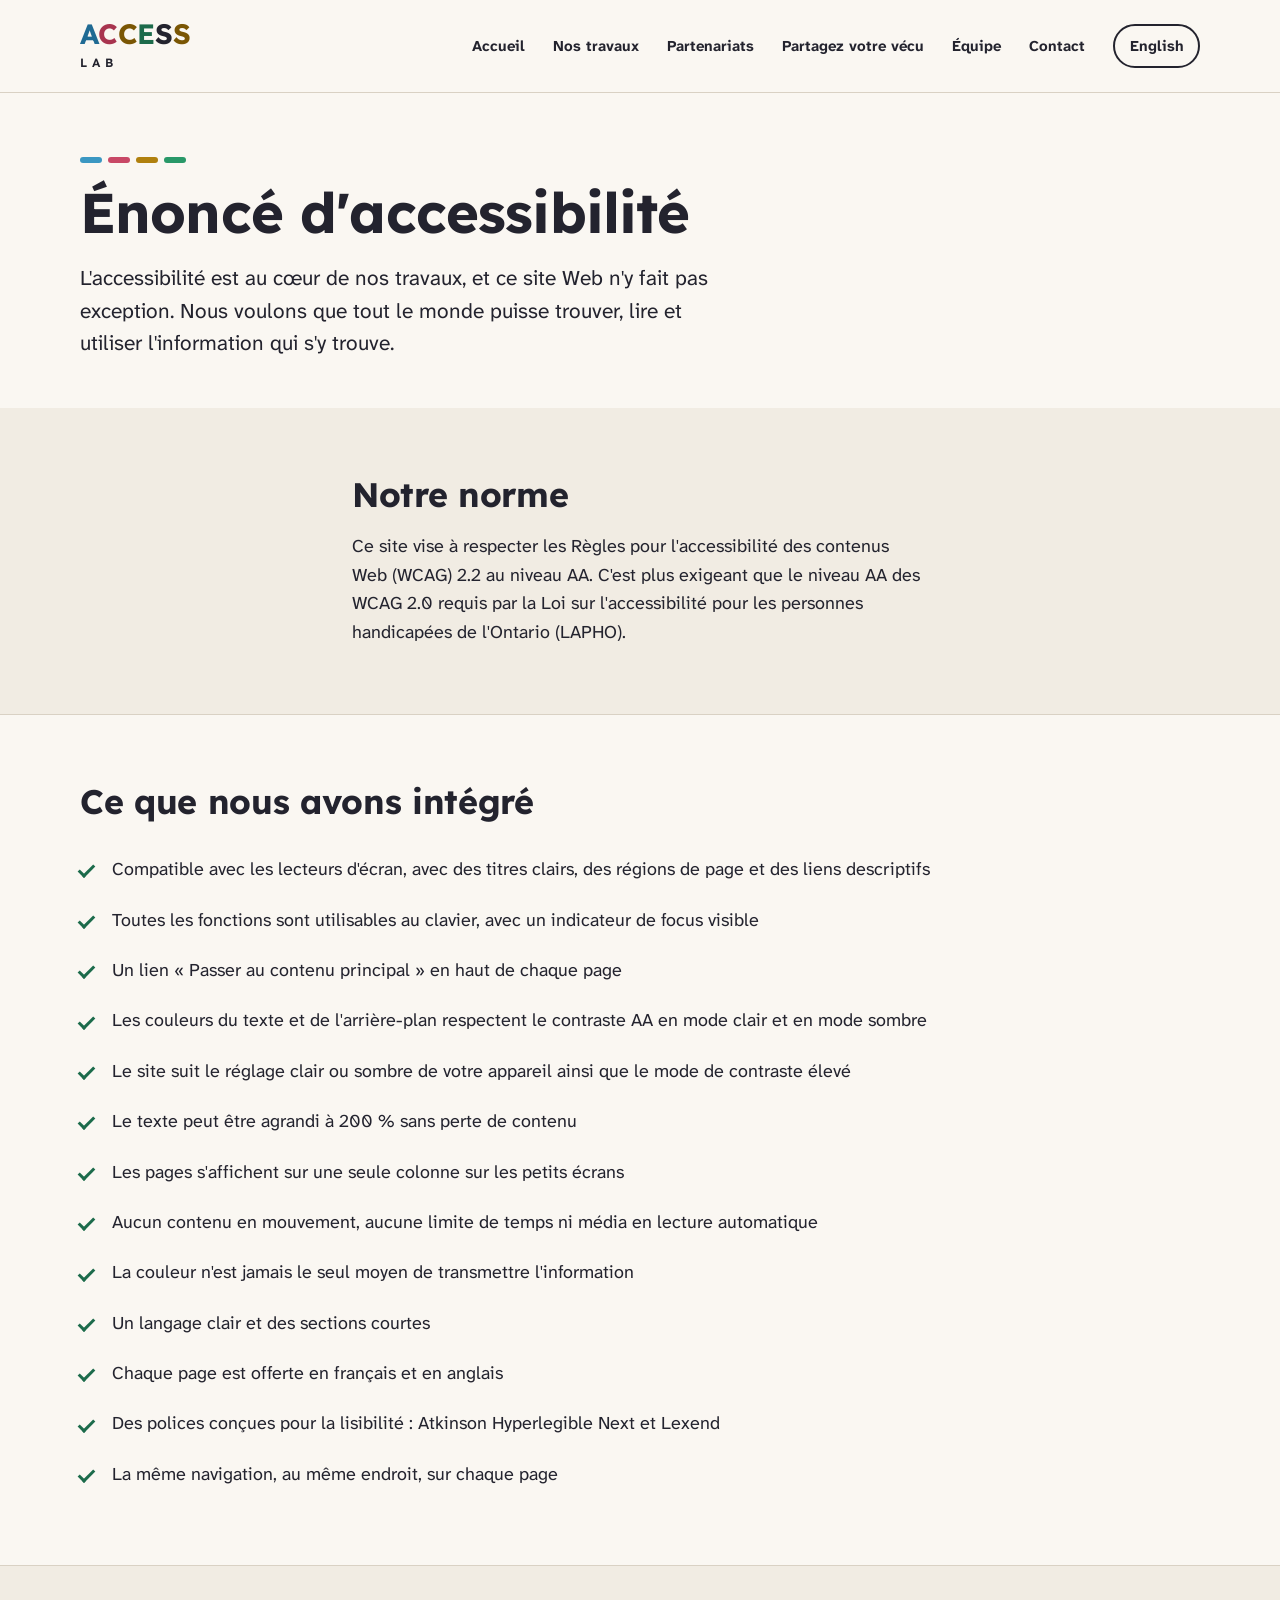
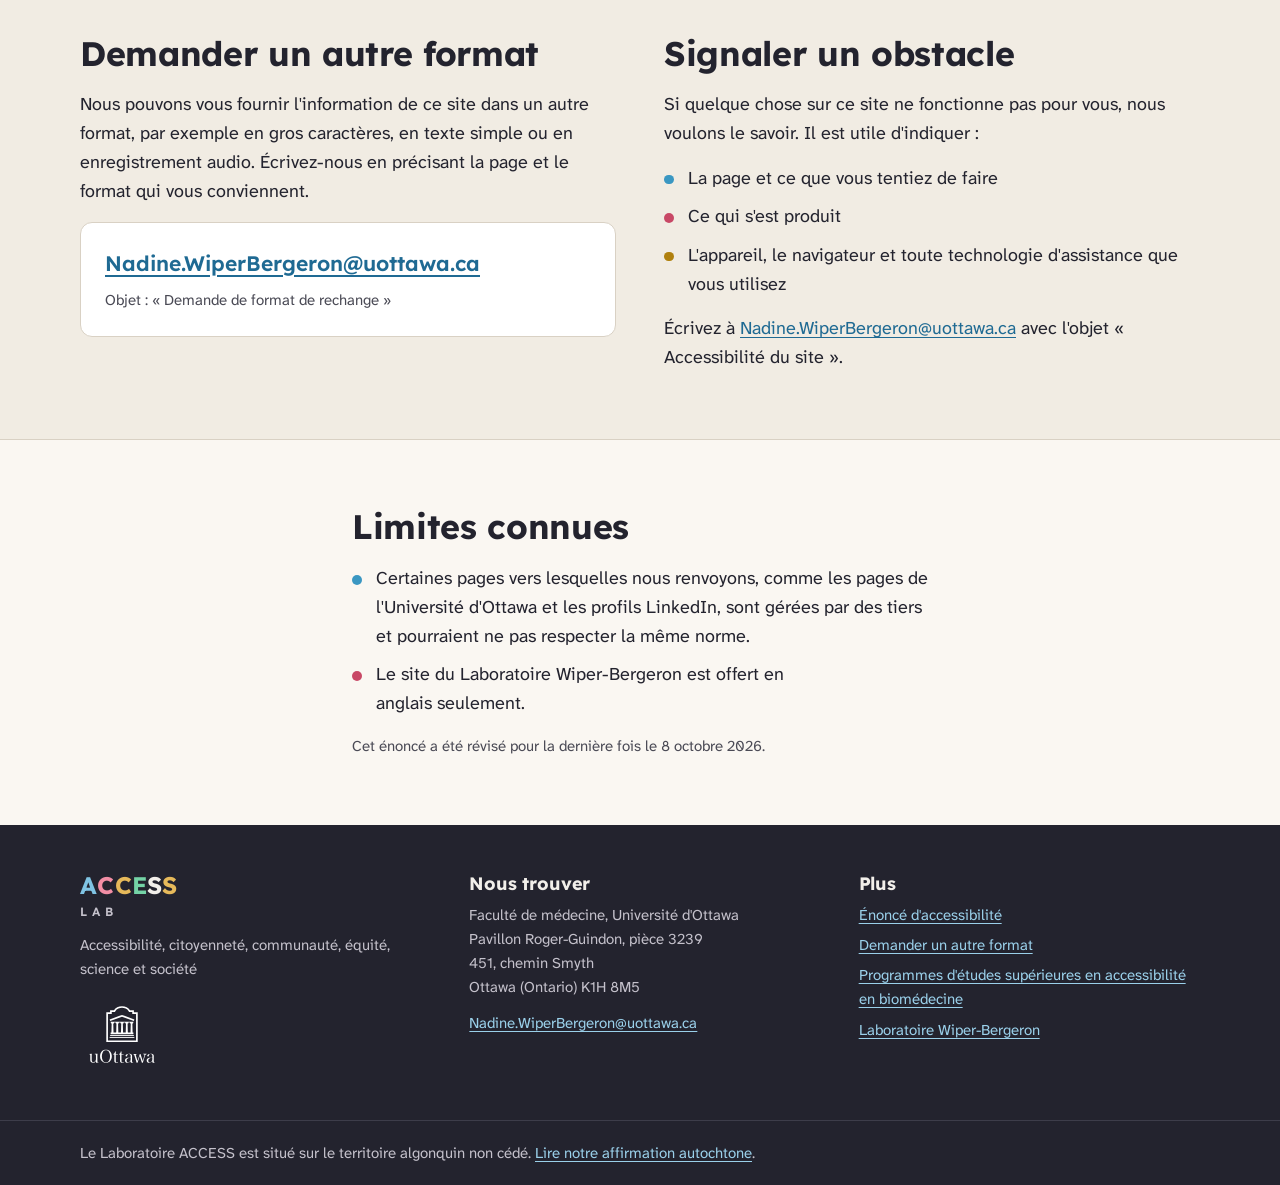
<file: fr/accessibilite.html>
<!doctype html>
<html lang="fr">
<head>
<meta charset="utf-8">
<meta name="viewport" content="width=device-width, initial-scale=1, viewport-fit=cover">
<title>Énoncé d'accessibilité | Laboratoire ACCESS</title>
<meta name="description" content="Comment le site du Laboratoire ACCESS est conçu pour l'accessibilité, comment demander un autre format et comment signaler un obstacle.">
<meta name="color-scheme" content="light dark">
<link rel="alternate" hreflang="en" href="../accessibility.html">
<link rel="alternate" hreflang="fr" href="accessibilite.html">
<link rel="icon" href="../assets/favicon.svg" type="image/svg+xml">
<link rel="preconnect" href="https://fonts.googleapis.com">
<link rel="preconnect" href="https://fonts.gstatic.com" crossorigin>
<link rel="stylesheet" href="https://fonts.googleapis.com/css2?family=Atkinson+Hyperlegible+Next:ital,wght@0,400;0,700;1,400&amp;family=Lexend:wght@600;700&amp;display=swap">
<link rel="stylesheet" href="../assets/site.css">
</head>
<body>
<a class="skip-link" href="#main">Passer au contenu principal</a>
<header class="site-header">
  <div class="frame">
    <a class="brand" href="./"><span class="brand-word" aria-hidden="true"><span class="l-a">A</span><span class="l-c1">C</span><span class="l-c2">C</span><span class="l-e">E</span><span class="l-s1">S</span><span class="l-s2">S</span></span><span class="brand-sub" aria-hidden="true">LAB</span><span class="sr-only">Accueil du Laboratoire ACCESS</span></a>
    <div class="header-right">
      <nav class="site-nav" aria-label="Principal">
        <ul>
          <li><a href="./">Accueil</a></li>
          <li><a href="notre-travail.html">Nos travaux</a></li>
          <li><a href="partenariat.html">Partenariats</a></li>
          <li><a href="partagez-votre-vecu.html">Partagez votre vécu</a></li>
          <li><a href="equipe.html">Équipe</a></li>
          <li><a href="contact.html">Contact</a></li>
        </ul>
      </nav>
      <a class="lang-switch" href="../accessibility.html" lang="en" hreflang="en" aria-label="English version of this page">English</a>
    </div>
  </div>
</header>
<main id="main" tabindex="-1">
<div class="page-intro">
  <div class="frame">
    <div class="shape-row" aria-hidden="true"><span class="s1"></span><span class="s2"></span><span class="s3"></span><span class="s4"></span></div>
    <h1>Énoncé d'accessibilité</h1>
    <p class="lead">L'accessibilité est au cœur de nos travaux, et ce site Web n'y fait pas exception. Nous voulons que tout le monde puisse trouver, lire et utiliser l'information qui s'y trouve.</p>
  </div>
</div>

<section class="section section-tint" aria-labelledby="standard-title">
  <div class="frame prose stack">
    <h2 id="standard-title">Notre norme</h2>
    <p>Ce site vise à respecter les Règles pour l'accessibilité des contenus Web (WCAG) 2.2 au niveau AA. C'est plus exigeant que le niveau AA des WCAG 2.0 requis par la Loi sur l'accessibilité pour les personnes handicapées de l'Ontario (LAPHO).</p>
  </div>
</section>

<section class="section" aria-labelledby="built-title">
  <div class="frame">
    <div class="section-head"><h2 id="built-title">Ce que nous avons intégré</h2></div>
    <ul class="checks cols-2">
      <li>Compatible avec les lecteurs d'écran, avec des titres clairs, des régions de page et des liens descriptifs</li>
      <li>Toutes les fonctions sont utilisables au clavier, avec un indicateur de focus visible</li>
      <li>Un lien « Passer au contenu principal » en haut de chaque page</li>
      <li>Les couleurs du texte et de l'arrière-plan respectent le contraste AA en mode clair et en mode sombre</li>
      <li>Le site suit le réglage clair ou sombre de votre appareil ainsi que le mode de contraste élevé</li>
      <li>Le texte peut être agrandi à 200 % sans perte de contenu</li>
      <li>Les pages s'affichent sur une seule colonne sur les petits écrans</li>
      <li>Aucun contenu en mouvement, aucune limite de temps ni média en lecture automatique</li>
      <li>La couleur n'est jamais le seul moyen de transmettre l'information</li>
      <li>Un langage clair et des sections courtes</li>
      <li>Chaque page est offerte en français et en anglais</li>
      <li>Des polices conçues pour la lisibilité : Atkinson Hyperlegible Next et Lexend</li>
      <li>La même navigation, au même endroit, sur chaque page</li>
    </ul>
  </div>
</section>

<section class="section section-tint" id="formats" aria-labelledby="formats-title" tabindex="-1">
  <div class="frame split">
    <div class="stack">
      <h2 id="formats-title">Demander un autre format</h2>
      <p>Nous pouvons vous fournir l'information de ce site dans un autre format, par exemple en gros caractères, en texte simple ou en enregistrement audio. Écrivez-nous en précisant la page et le format qui vous conviennent.</p>
      <div class="contact-box">
        <p class="email"><a href="mailto:Nadine.WiperBergeron@uottawa.ca?subject=Demande%20de%20format%20de%20rechange">Nadine.WiperBergeron@uottawa.ca</a></p>
        <p class="note">Objet : « Demande de format de rechange »</p>
      </div>
    </div>
    <div class="stack">
      <h2 id="barrier-title">Signaler un obstacle</h2>
      <p>Si quelque chose sur ce site ne fonctionne pas pour vous, nous voulons le savoir. Il est utile d'indiquer :</p>
      <ul class="dots">
        <li>La page et ce que vous tentiez de faire</li>
        <li>Ce qui s'est produit</li>
        <li>L'appareil, le navigateur et toute technologie d'assistance que vous utilisez</li>
      </ul>
      <p>Écrivez à <a href="mailto:Nadine.WiperBergeron@uottawa.ca?subject=Accessibilit%C3%A9%20du%20site">Nadine.WiperBergeron@uottawa.ca</a> avec l'objet « Accessibilité du site ».</p>
    </div>
  </div>
</section>

<section class="section" aria-labelledby="limits-title">
  <div class="frame prose stack">
    <h2 id="limits-title">Limites connues</h2>
    <ul class="dots">
      <li>Certaines pages vers lesquelles nous renvoyons, comme les pages de l'Université d'Ottawa et les profils LinkedIn, sont gérées par des tiers et pourraient ne pas respecter la même norme.</li>
      <li>Le site du Laboratoire Wiper-Bergeron est offert en anglais seulement.</li>
    </ul>
    <p class="note">Cet énoncé a été révisé pour la dernière fois le 8 octobre 2026.</p>
  </div>
</section>
</main>
<footer class="site-footer">
  <div class="frame">
    <div class="footer-brand">
      <p class="brand" style="padding:0"><span class="brand-word" aria-hidden="true"><span class="l-a">A</span><span class="l-c1">C</span><span class="l-c2">C</span><span class="l-e">E</span><span class="l-s1">S</span><span class="l-s2">S</span></span><span class="brand-sub" aria-hidden="true">LAB</span><span class="sr-only">ACCESS Lab</span></p>
      <p style="margin-top:0.75rem">Accessibilité, citoyenneté, communauté, équité, science et société</p>
      <img class="footer-logo" src="../assets/uottawa-white.svg" alt="Université d'Ottawa" width="84" height="75">
    </div>
    <div>
      <h2>Nous trouver</h2>
      <address>
        Faculté de médecine, Université d'Ottawa<br>
        Pavillon Roger-Guindon, pièce 3239<br>
        451, chemin Smyth<br>
        Ottawa (Ontario) K1H 8M5
      </address>
      <p style="margin-top:0.75rem"><a href="mailto:Nadine.WiperBergeron@uottawa.ca">Nadine.WiperBergeron@uottawa.ca</a></p>
    </div>
    <nav aria-label="Pied de page">
      <h2>Plus</h2>
      <ul>
        <li><a href="accessibilite.html">Énoncé d'accessibilité</a></li>
        <li><a href="accessibilite.html#formats">Demander un autre format</a></li>
        <li><a href="https://www.uottawa.ca/faculte-medecine/superieures-postdoctorales/nos-programmes/accessibilite-biomedecine">Programmes d'études supérieures en accessibilité en biomédecine</a></li>
        <li><a href="https://www.wiper-bergeronlab.com/">Laboratoire Wiper-Bergeron</a></li>
      </ul>
    </nav>
  </div>
  <div class="footer-bottom">
    <div class="frame">
      <p>Le Laboratoire ACCESS est situé sur le territoire algonquin non cédé. <a href="./#affirmation">Lire notre affirmation autochtone</a>.</p>
    </div>
  </div>
</footer>
</body>
</html>
</file>
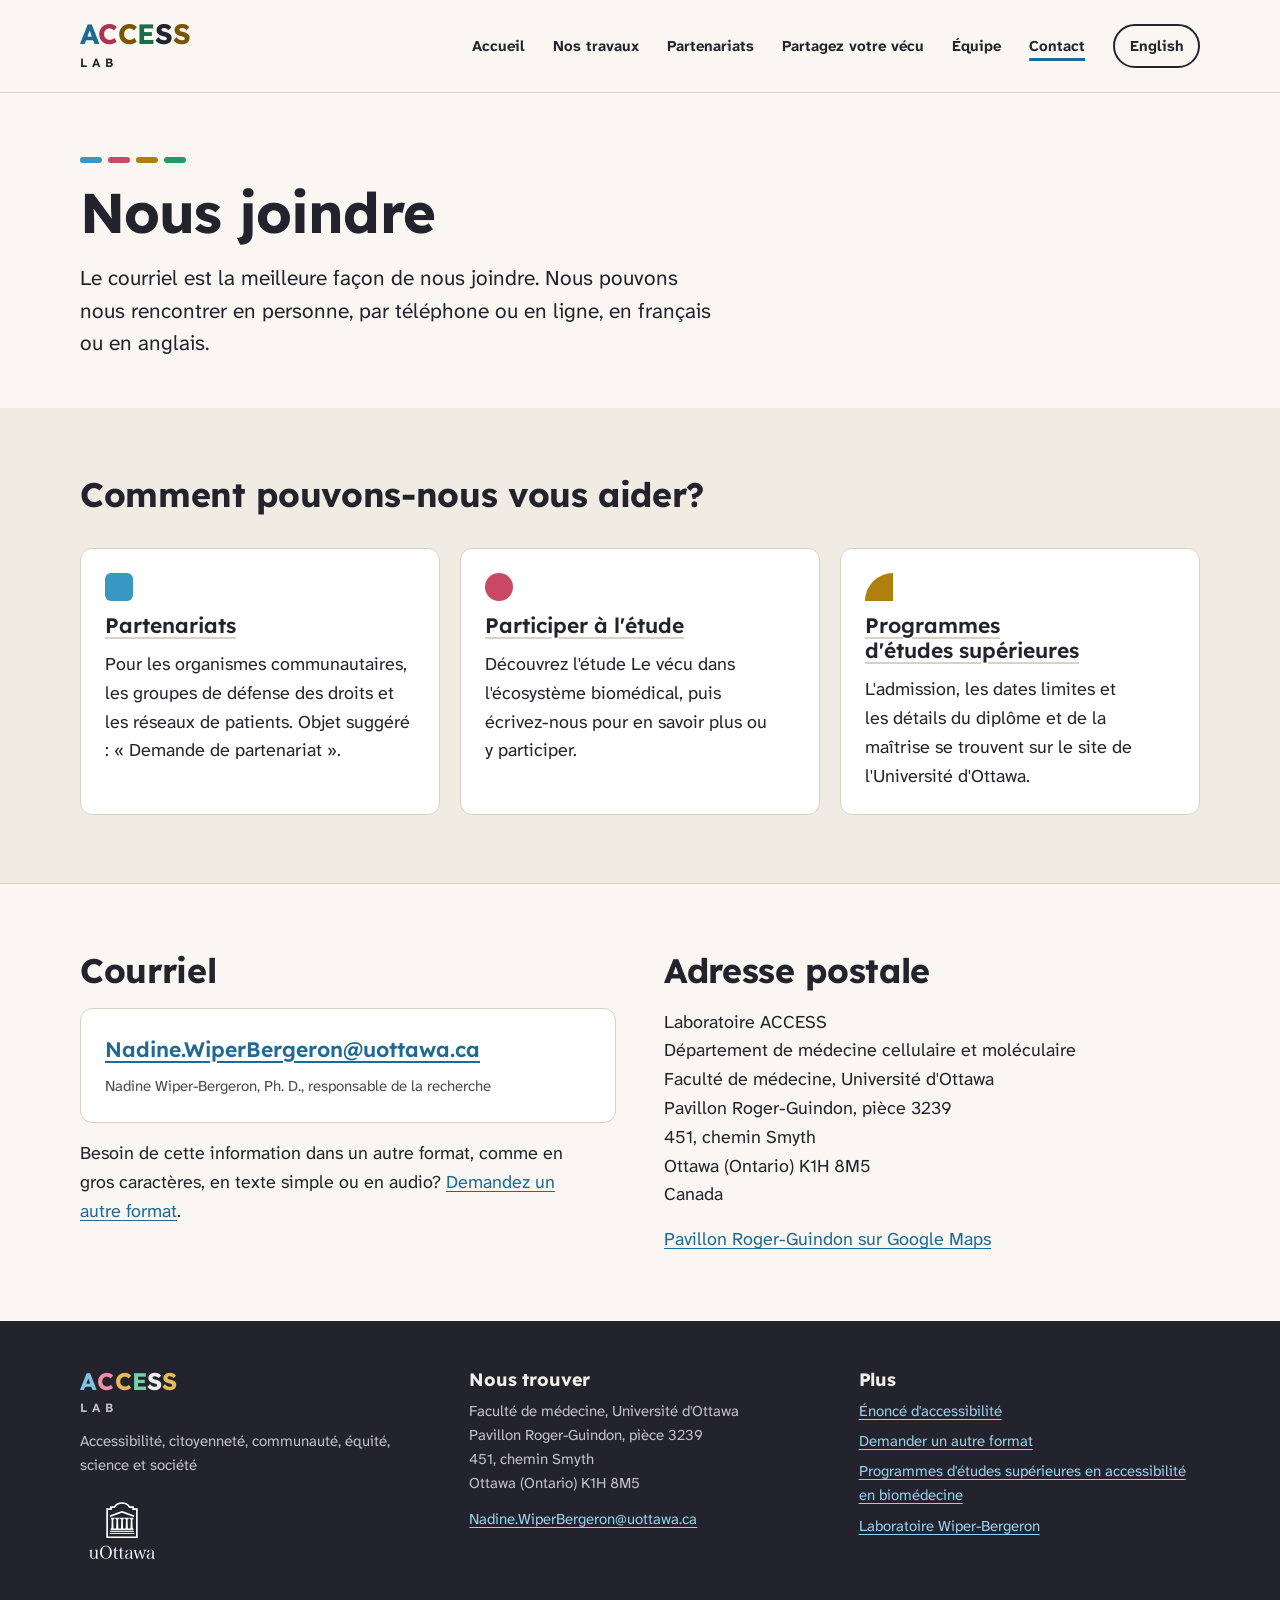
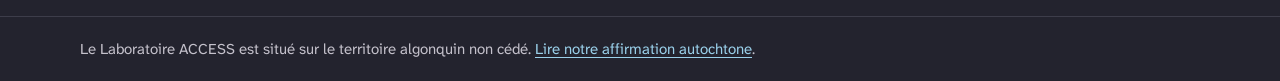
<file: fr/contact.html>
<!doctype html>
<html lang="fr">
<head>
<meta charset="utf-8">
<meta name="viewport" content="width=device-width, initial-scale=1, viewport-fit=cover">
<title>Contact | Laboratoire ACCESS</title>
<meta name="description" content="Communiquez avec le Laboratoire ACCESS au sujet des partenariats, de la participation à la recherche ou des programmes d'études supérieures en accessibilité en biomédecine.">
<meta name="color-scheme" content="light dark">
<link rel="alternate" hreflang="en" href="../contact.html">
<link rel="alternate" hreflang="fr" href="contact.html">
<link rel="icon" href="../assets/favicon.svg" type="image/svg+xml">
<link rel="preconnect" href="https://fonts.googleapis.com">
<link rel="preconnect" href="https://fonts.gstatic.com" crossorigin>
<link rel="stylesheet" href="https://fonts.googleapis.com/css2?family=Atkinson+Hyperlegible+Next:ital,wght@0,400;0,700;1,400&amp;family=Lexend:wght@600;700&amp;display=swap">
<link rel="stylesheet" href="../assets/site.css">
</head>
<body>
<a class="skip-link" href="#main">Passer au contenu principal</a>
<header class="site-header">
  <div class="frame">
    <a class="brand" href="./"><span class="brand-word" aria-hidden="true"><span class="l-a">A</span><span class="l-c1">C</span><span class="l-c2">C</span><span class="l-e">E</span><span class="l-s1">S</span><span class="l-s2">S</span></span><span class="brand-sub" aria-hidden="true">LAB</span><span class="sr-only">Accueil du Laboratoire ACCESS</span></a>
    <div class="header-right">
      <nav class="site-nav" aria-label="Principal">
        <ul>
          <li><a href="./">Accueil</a></li>
          <li><a href="notre-travail.html">Nos travaux</a></li>
          <li><a href="partenariat.html">Partenariats</a></li>
          <li><a href="partagez-votre-vecu.html">Partagez votre vécu</a></li>
          <li><a href="equipe.html">Équipe</a></li>
          <li><a href="contact.html" aria-current="page">Contact</a></li>
        </ul>
      </nav>
      <a class="lang-switch" href="../contact.html" lang="en" hreflang="en" aria-label="English version of this page">English</a>
    </div>
  </div>
</header>
<main id="main" tabindex="-1">
<div class="page-intro">
  <div class="frame">
    <div class="shape-row" aria-hidden="true"><span class="s1"></span><span class="s2"></span><span class="s3"></span><span class="s4"></span></div>
    <h1>Nous joindre</h1>
    <p class="lead">Le courriel est la meilleure façon de nous joindre. Nous pouvons nous rencontrer en personne, par téléphone ou en ligne, en français ou en anglais.</p>
  </div>
</div>

<section class="section section-tint" aria-labelledby="reach-title">
  <div class="frame">
    <div class="section-head"><h2 id="reach-title">Comment pouvons-nous vous aider?</h2></div>
    <ul class="cards" role="list" style="list-style:none;margin:0;padding:0">
      <li class="card">
        <span class="mark mark-blue" aria-hidden="true"></span>
        <h3><a href="partenariat.html#contact">Partenariats</a></h3>
        <p>Pour les organismes communautaires, les groupes de défense des droits et les réseaux de patients. Objet suggéré : « Demande de partenariat ».</p>
      </li>
      <li class="card">
        <span class="mark mark-pink" aria-hidden="true"></span>
        <h3><a href="partagez-votre-vecu.html">Participer à l'étude</a></h3>
        <p>Découvrez l'étude Le vécu dans l'écosystème biomédical, puis écrivez-nous pour en savoir plus ou y participer.</p>
      </li>
      <li class="card">
        <span class="mark mark-gold" aria-hidden="true"></span>
        <h3><a href="https://www.uottawa.ca/faculte-medecine/superieures-postdoctorales/nos-programmes/accessibilite-biomedecine">Programmes d'études supérieures</a></h3>
        <p>L'admission, les dates limites et les détails du diplôme et de la maîtrise se trouvent sur le site de l'Université d'Ottawa.</p>
      </li>
    </ul>
  </div>
</section>

<section class="section" aria-labelledby="details-title">
  <div class="frame split">
    <div class="stack">
      <h2 id="details-title">Courriel</h2>
      <div class="contact-box">
        <p class="email"><a href="mailto:Nadine.WiperBergeron@uottawa.ca">Nadine.WiperBergeron@uottawa.ca</a></p>
        <p class="note">Nadine Wiper-Bergeron, Ph. D., responsable de la recherche</p>
      </div>
      <p>Besoin de cette information dans un autre format, comme en gros caractères, en texte simple ou en audio? <a href="accessibilite.html#formats">Demandez un autre format</a>.</p>
    </div>
    <div class="stack">
      <h2 id="mail-title">Adresse postale</h2>
      <address>
        Laboratoire ACCESS<br>
        Département de médecine cellulaire et moléculaire<br>
        Faculté de médecine, Université d'Ottawa<br>
        Pavillon Roger-Guindon, pièce 3239<br>
        451, chemin Smyth<br>
        Ottawa (Ontario) K1H 8M5<br>
        Canada
      </address>
      <p><a href="https://maps.google.com/?cid=5245158781146631547">Pavillon Roger-Guindon sur Google Maps</a></p>
    </div>
  </div>
</section>
</main>
<footer class="site-footer">
  <div class="frame">
    <div class="footer-brand">
      <p class="brand" style="padding:0"><span class="brand-word" aria-hidden="true"><span class="l-a">A</span><span class="l-c1">C</span><span class="l-c2">C</span><span class="l-e">E</span><span class="l-s1">S</span><span class="l-s2">S</span></span><span class="brand-sub" aria-hidden="true">LAB</span><span class="sr-only">ACCESS Lab</span></p>
      <p style="margin-top:0.75rem">Accessibilité, citoyenneté, communauté, équité, science et société</p>
      <img class="footer-logo" src="../assets/uottawa-white.svg" alt="Université d'Ottawa" width="84" height="75">
    </div>
    <div>
      <h2>Nous trouver</h2>
      <address>
        Faculté de médecine, Université d'Ottawa<br>
        Pavillon Roger-Guindon, pièce 3239<br>
        451, chemin Smyth<br>
        Ottawa (Ontario) K1H 8M5
      </address>
      <p style="margin-top:0.75rem"><a href="mailto:Nadine.WiperBergeron@uottawa.ca">Nadine.WiperBergeron@uottawa.ca</a></p>
    </div>
    <nav aria-label="Pied de page">
      <h2>Plus</h2>
      <ul>
        <li><a href="accessibilite.html">Énoncé d'accessibilité</a></li>
        <li><a href="accessibilite.html#formats">Demander un autre format</a></li>
        <li><a href="https://www.uottawa.ca/faculte-medecine/superieures-postdoctorales/nos-programmes/accessibilite-biomedecine">Programmes d'études supérieures en accessibilité en biomédecine</a></li>
        <li><a href="https://www.wiper-bergeronlab.com/">Laboratoire Wiper-Bergeron</a></li>
      </ul>
    </nav>
  </div>
  <div class="footer-bottom">
    <div class="frame">
      <p>Le Laboratoire ACCESS est situé sur le territoire algonquin non cédé. <a href="./#affirmation">Lire notre affirmation autochtone</a>.</p>
    </div>
  </div>
</footer>
</body>
</html>
</file>
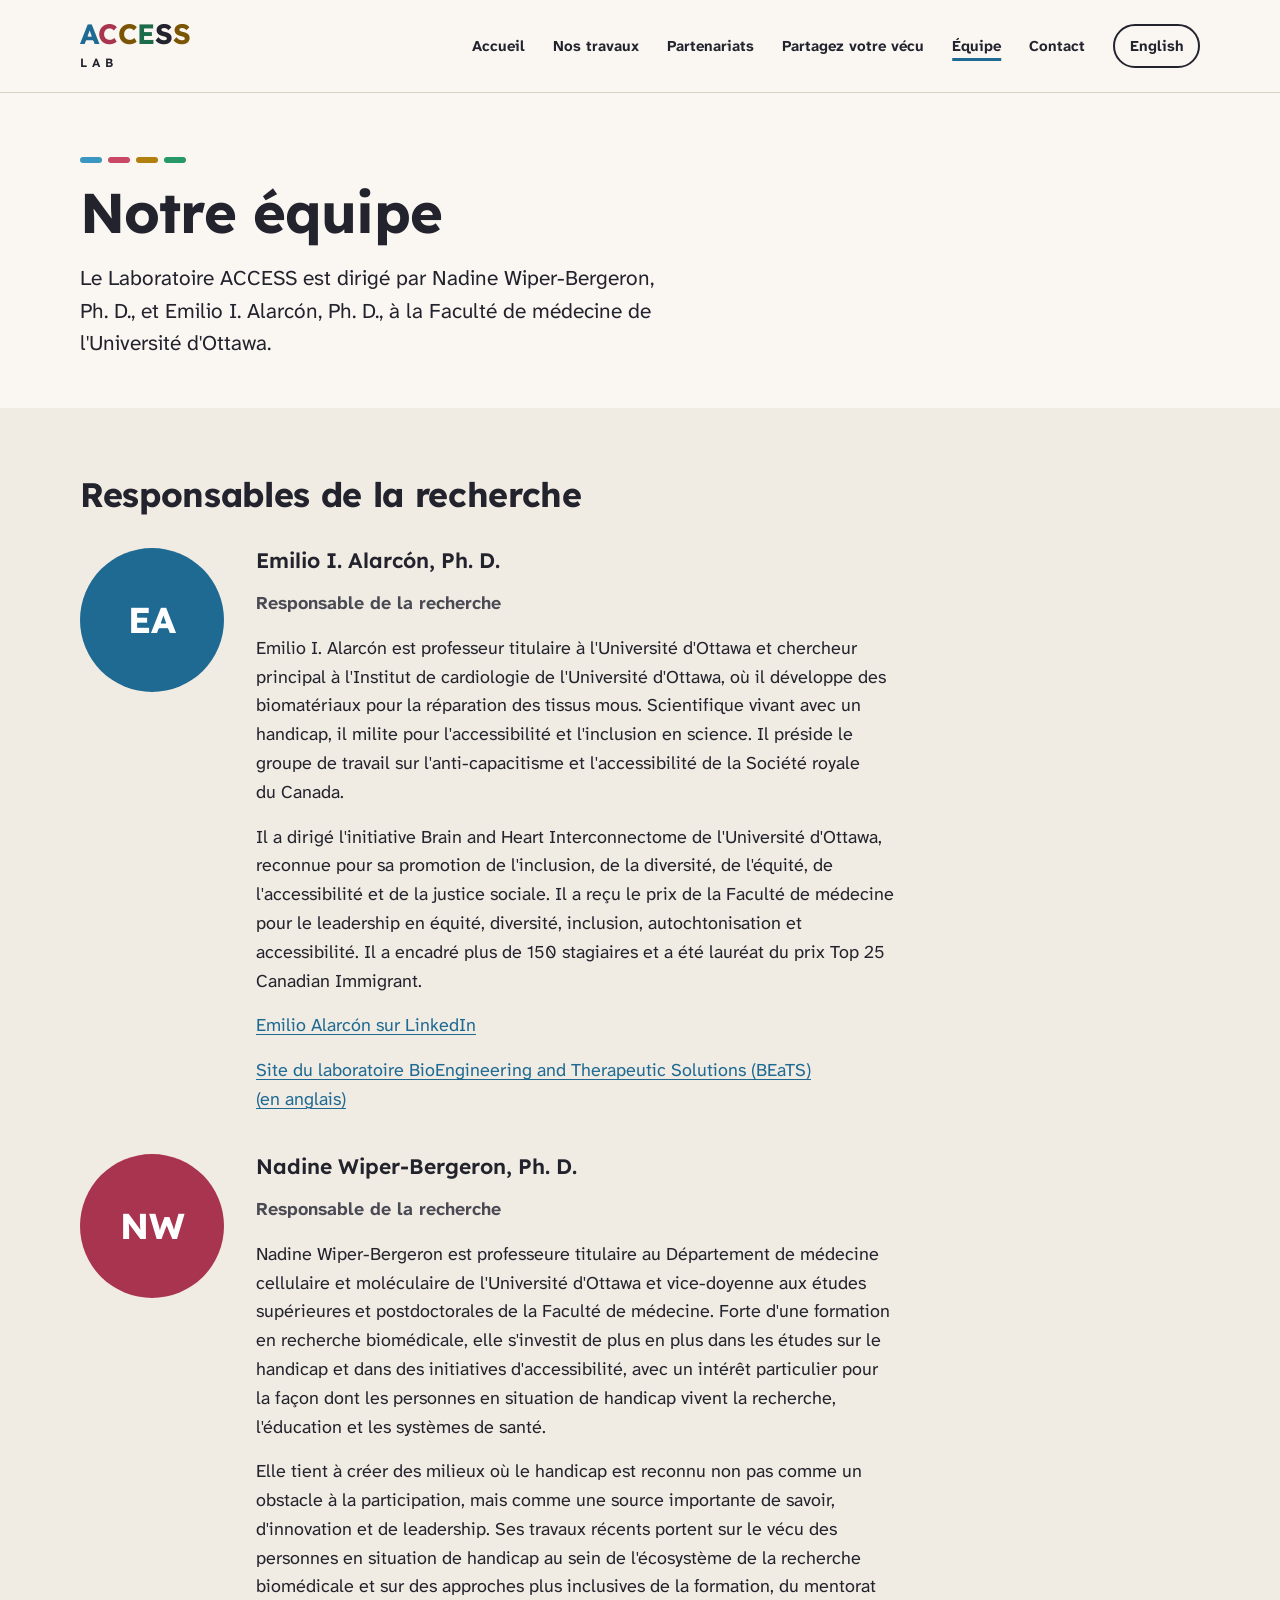
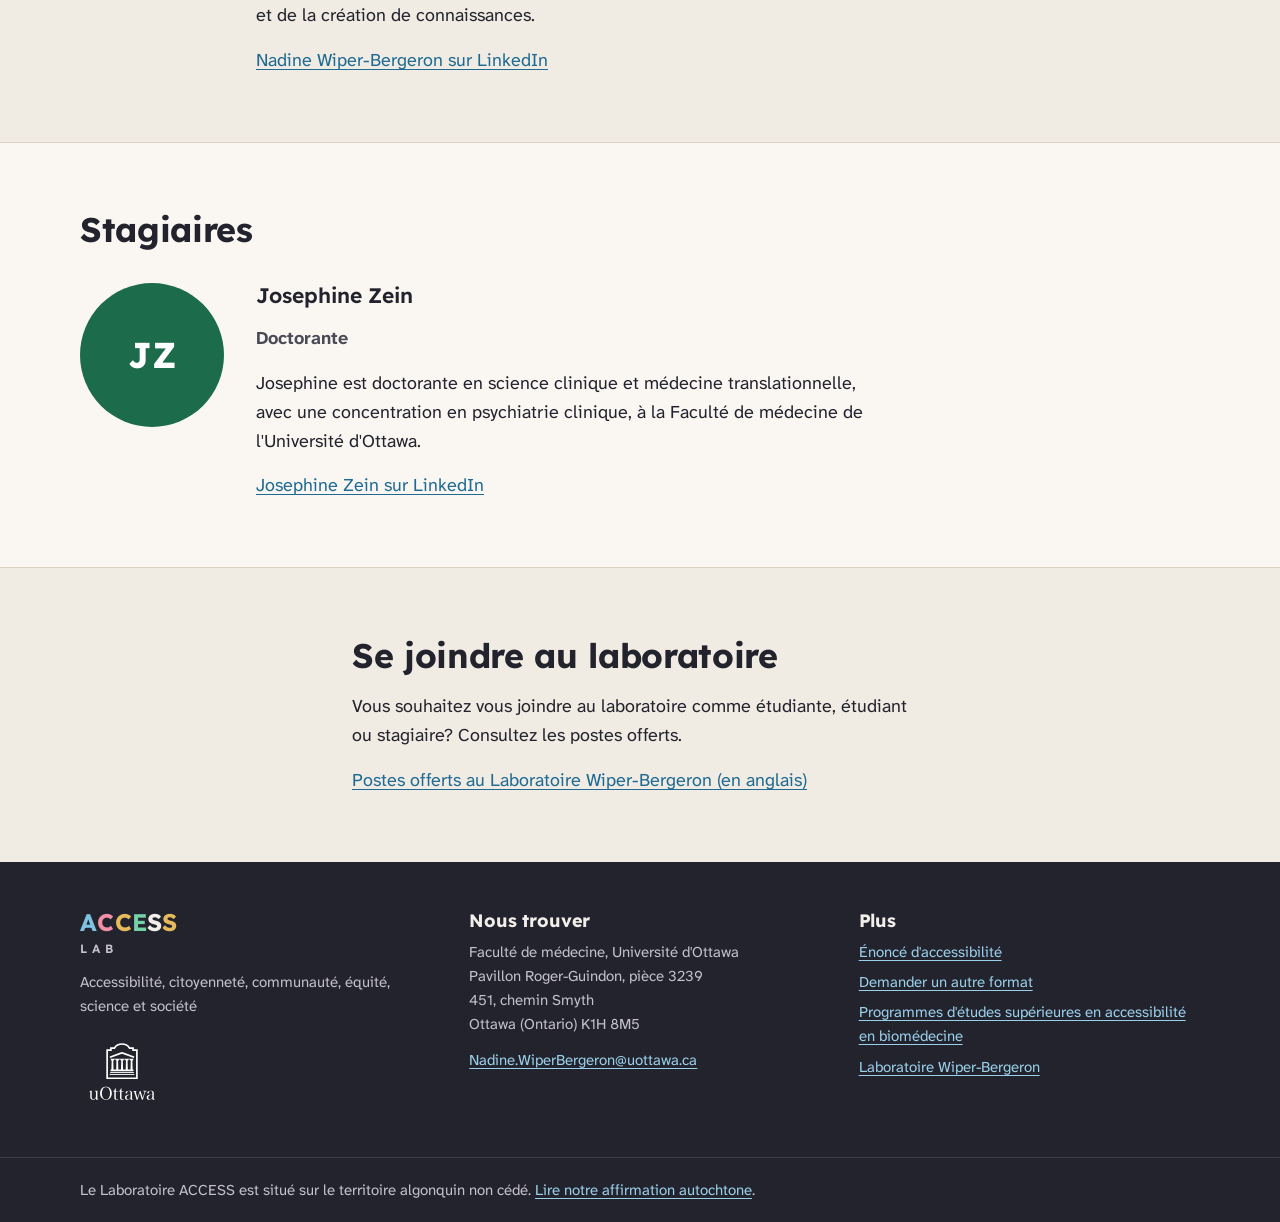
<file: fr/equipe.html>
<!doctype html>
<html lang="fr">
<head>
<meta charset="utf-8">
<meta name="viewport" content="width=device-width, initial-scale=1, viewport-fit=cover">
<title>Équipe | Laboratoire ACCESS</title>
<meta name="description" content="L'équipe du Laboratoire ACCESS : Emilio I. Alarcón et Nadine Wiper-Bergeron, responsables de la recherche, et les stagiaires du laboratoire.">
<meta name="color-scheme" content="light dark">
<link rel="alternate" hreflang="en" href="../team.html">
<link rel="alternate" hreflang="fr" href="equipe.html">
<link rel="icon" href="../assets/favicon.svg" type="image/svg+xml">
<link rel="preconnect" href="https://fonts.googleapis.com">
<link rel="preconnect" href="https://fonts.gstatic.com" crossorigin>
<link rel="stylesheet" href="https://fonts.googleapis.com/css2?family=Atkinson+Hyperlegible+Next:ital,wght@0,400;0,700;1,400&amp;family=Lexend:wght@600;700&amp;display=swap">
<link rel="stylesheet" href="../assets/site.css">
</head>
<body>
<a class="skip-link" href="#main">Passer au contenu principal</a>
<header class="site-header">
  <div class="frame">
    <a class="brand" href="./"><span class="brand-word" aria-hidden="true"><span class="l-a">A</span><span class="l-c1">C</span><span class="l-c2">C</span><span class="l-e">E</span><span class="l-s1">S</span><span class="l-s2">S</span></span><span class="brand-sub" aria-hidden="true">LAB</span><span class="sr-only">Accueil du Laboratoire ACCESS</span></a>
    <div class="header-right">
      <nav class="site-nav" aria-label="Principal">
        <ul>
          <li><a href="./">Accueil</a></li>
          <li><a href="notre-travail.html">Nos travaux</a></li>
          <li><a href="partenariat.html">Partenariats</a></li>
          <li><a href="partagez-votre-vecu.html">Partagez votre vécu</a></li>
          <li><a href="equipe.html" aria-current="page">Équipe</a></li>
          <li><a href="contact.html">Contact</a></li>
        </ul>
      </nav>
      <a class="lang-switch" href="../team.html" lang="en" hreflang="en" aria-label="English version of this page">English</a>
    </div>
  </div>
</header>
<main id="main" tabindex="-1">
<div class="page-intro">
  <div class="frame">
    <div class="shape-row" aria-hidden="true"><span class="s1"></span><span class="s2"></span><span class="s3"></span><span class="s4"></span></div>
    <h1>Notre équipe</h1>
    <p class="lead">Le Laboratoire ACCESS est dirigé par Nadine Wiper-Bergeron, Ph. D., et Emilio I. Alarcón, Ph. D., à la Faculté de médecine de l'Université d'Ottawa.</p>
  </div>
</div>

<section class="section section-tint" aria-labelledby="leads-title">
  <div class="frame">
    <div class="section-head"><h2 id="leads-title">Responsables de la recherche</h2></div>
    <ul class="people">
      <li class="person">
        <div class="photo p-blue" aria-hidden="true">EA</div>
        <div class="stack prose">
          <h3>Emilio I. Alarcón, Ph. D.</h3>
          <p class="role">Responsable de la recherche</p>
          <p>Emilio I. Alarcón est professeur titulaire à l'Université d'Ottawa et chercheur principal à l'Institut de cardiologie de l'Université d'Ottawa, où il développe des biomatériaux pour la réparation des tissus mous. Scientifique vivant avec un handicap, il milite pour l'accessibilité et l'inclusion en science. Il préside le groupe de travail sur l'anti-capacitisme et l'accessibilité de la Société royale du Canada.</p>
          <p>Il a dirigé l'initiative Brain and Heart Interconnectome de l'Université d'Ottawa, reconnue pour sa promotion de l'inclusion, de la diversité, de l'équité, de l'accessibilité et de la justice sociale. Il a reçu le prix de la Faculté de médecine pour le leadership en équité, diversité, inclusion, autochtonisation et accessibilité. Il a encadré plus de 150 stagiaires et a été lauréat du prix Top 25 Canadian Immigrant.</p>
          <p><a href="https://www.linkedin.com/in/emilio-alarcon-76668b46/">Emilio Alarcón sur LinkedIn</a></p>
          <p><a href="https://www.beatsresearch.com" hreflang="en">Site du laboratoire BioEngineering and Therapeutic Solutions (BEaTS) (en anglais)</a></p>
        </div>
      </li>
      <li class="person">
        <div class="photo p-pink" aria-hidden="true">NW</div>
        <div class="stack prose">
          <h3>Nadine Wiper-Bergeron, Ph. D.</h3>
          <p class="role">Responsable de la recherche</p>
          <p>Nadine Wiper-Bergeron est professeure titulaire au Département de médecine cellulaire et moléculaire de l'Université d'Ottawa et vice-doyenne aux études supérieures et postdoctorales de la Faculté de médecine. Forte d'une formation en recherche biomédicale, elle s'investit de plus en plus dans les études sur le handicap et dans des initiatives d'accessibilité, avec un intérêt particulier pour la façon dont les personnes en situation de handicap vivent la recherche, l'éducation et les systèmes de santé.</p>
          <p>Elle tient à créer des milieux où le handicap est reconnu non pas comme un obstacle à la participation, mais comme une source importante de savoir, d'innovation et de leadership. Ses travaux récents portent sur le vécu des personnes en situation de handicap au sein de l'écosystème de la recherche biomédicale et sur des approches plus inclusives de la formation, du mentorat et de la création de connaissances.</p>
          <p><a href="https://www.linkedin.com/in/nadine-wiper-bergeron-14866947/">Nadine Wiper-Bergeron sur LinkedIn</a></p>
        </div>
      </li>
    </ul>
  </div>
</section>

<section class="section" aria-labelledby="trainees-title">
  <div class="frame">
    <div class="section-head"><h2 id="trainees-title">Stagiaires</h2></div>
    <ul class="people">
      <li class="person">
        <div class="photo p-green" aria-hidden="true">JZ</div>
        <div class="stack prose">
          <h3>Josephine Zein</h3>
          <p class="role">Doctorante</p>
          <p>Josephine est doctorante en science clinique et médecine translationnelle, avec une concentration en psychiatrie clinique, à la Faculté de médecine de l'Université d'Ottawa.</p>
          <p><a href="https://www.linkedin.com/in/josephine-zein-921973211/">Josephine Zein sur LinkedIn</a></p>
        </div>
      </li>
    </ul>
  </div>
</section>

<section class="section section-tint" aria-labelledby="join-title">
  <div class="frame prose stack">
    <h2 id="join-title">Se joindre au laboratoire</h2>
    <p>Vous souhaitez vous joindre au laboratoire comme étudiante, étudiant ou stagiaire? Consultez les postes offerts.</p>
    <p><a href="https://www.wiper-bergeronlab.com/join-us.html" hreflang="en">Postes offerts au Laboratoire Wiper-Bergeron (en anglais)</a></p>
  </div>
</section>
</main>
<footer class="site-footer">
  <div class="frame">
    <div class="footer-brand">
      <p class="brand" style="padding:0"><span class="brand-word" aria-hidden="true"><span class="l-a">A</span><span class="l-c1">C</span><span class="l-c2">C</span><span class="l-e">E</span><span class="l-s1">S</span><span class="l-s2">S</span></span><span class="brand-sub" aria-hidden="true">LAB</span><span class="sr-only">ACCESS Lab</span></p>
      <p style="margin-top:0.75rem">Accessibilité, citoyenneté, communauté, équité, science et société</p>
      <img class="footer-logo" src="../assets/uottawa-white.svg" alt="Université d'Ottawa" width="84" height="75">
    </div>
    <div>
      <h2>Nous trouver</h2>
      <address>
        Faculté de médecine, Université d'Ottawa<br>
        Pavillon Roger-Guindon, pièce 3239<br>
        451, chemin Smyth<br>
        Ottawa (Ontario) K1H 8M5
      </address>
      <p style="margin-top:0.75rem"><a href="mailto:Nadine.WiperBergeron@uottawa.ca">Nadine.WiperBergeron@uottawa.ca</a></p>
    </div>
    <nav aria-label="Pied de page">
      <h2>Plus</h2>
      <ul>
        <li><a href="accessibilite.html">Énoncé d'accessibilité</a></li>
        <li><a href="accessibilite.html#formats">Demander un autre format</a></li>
        <li><a href="https://www.uottawa.ca/faculte-medecine/superieures-postdoctorales/nos-programmes/accessibilite-biomedecine">Programmes d'études supérieures en accessibilité en biomédecine</a></li>
        <li><a href="https://www.wiper-bergeronlab.com/">Laboratoire Wiper-Bergeron</a></li>
      </ul>
    </nav>
  </div>
  <div class="footer-bottom">
    <div class="frame">
      <p>Le Laboratoire ACCESS est situé sur le territoire algonquin non cédé. <a href="./#affirmation">Lire notre affirmation autochtone</a>.</p>
    </div>
  </div>
</footer>
</body>
</html>
</file>
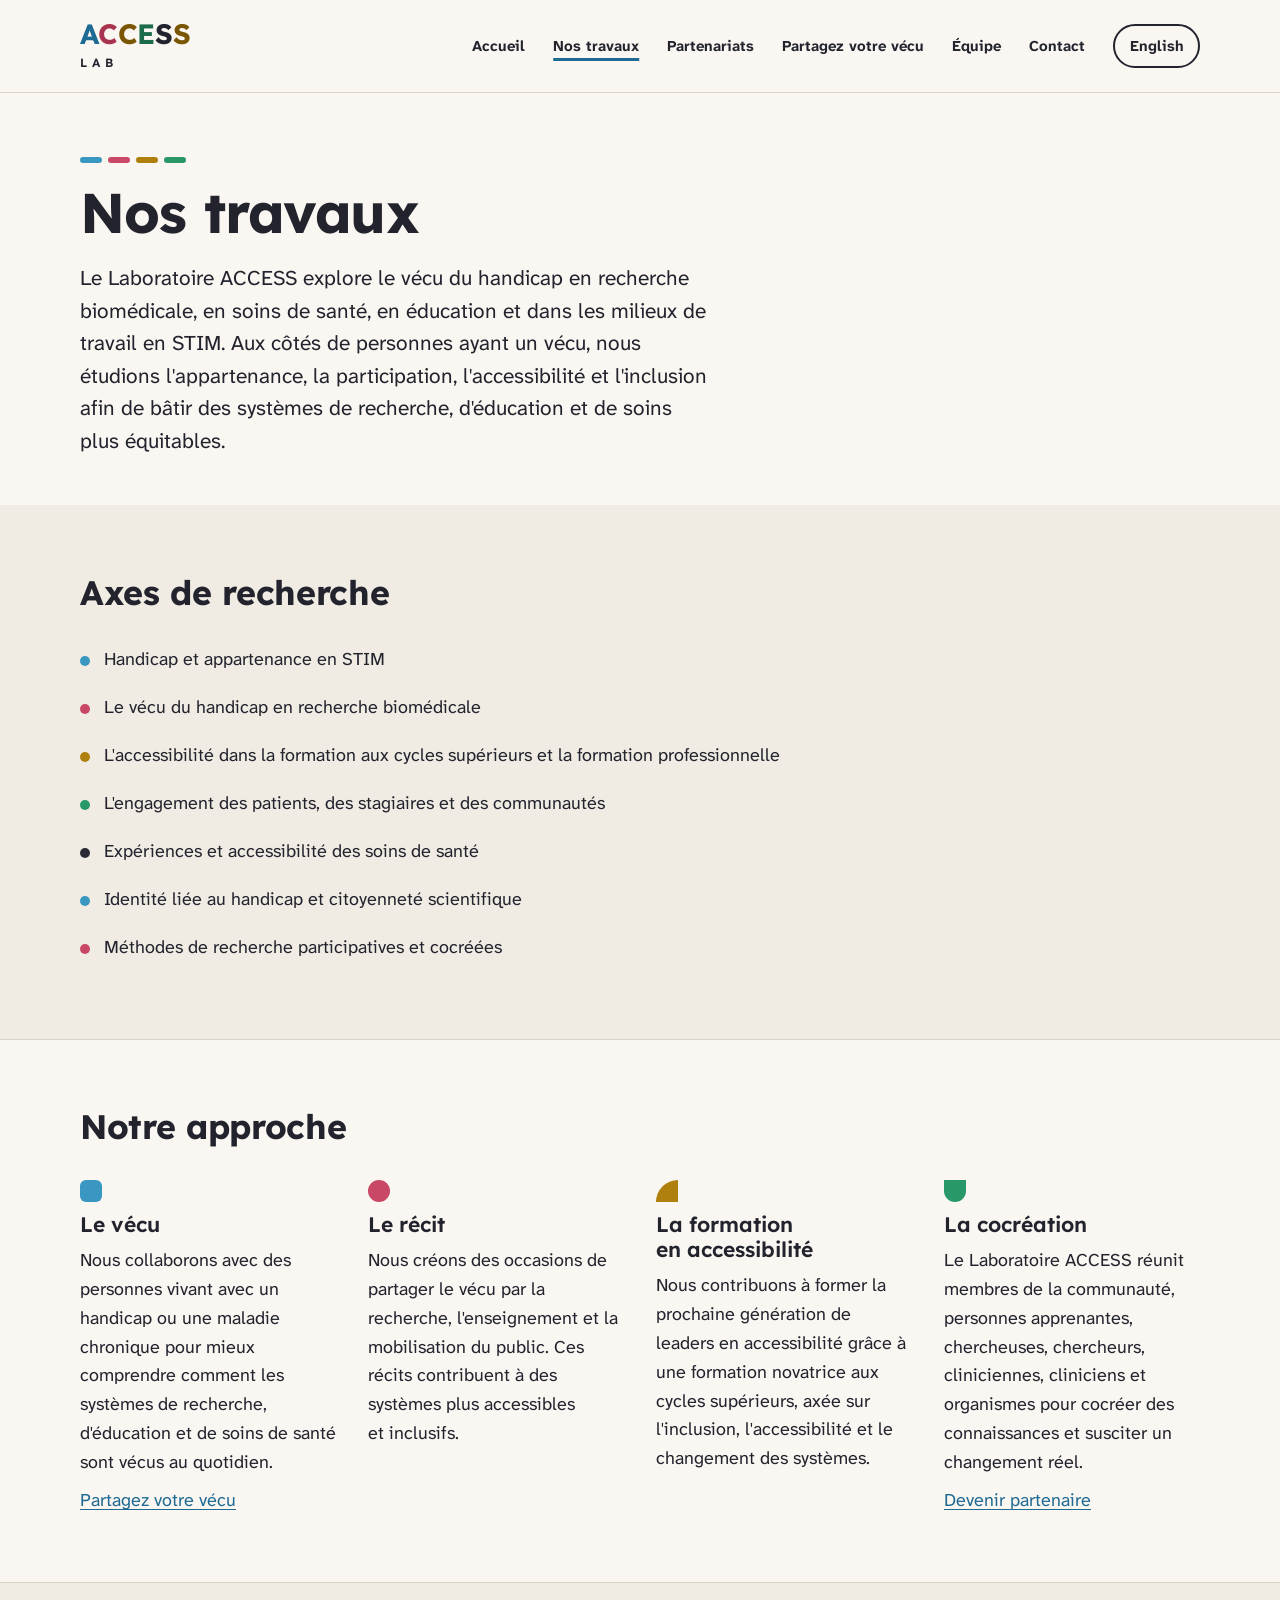
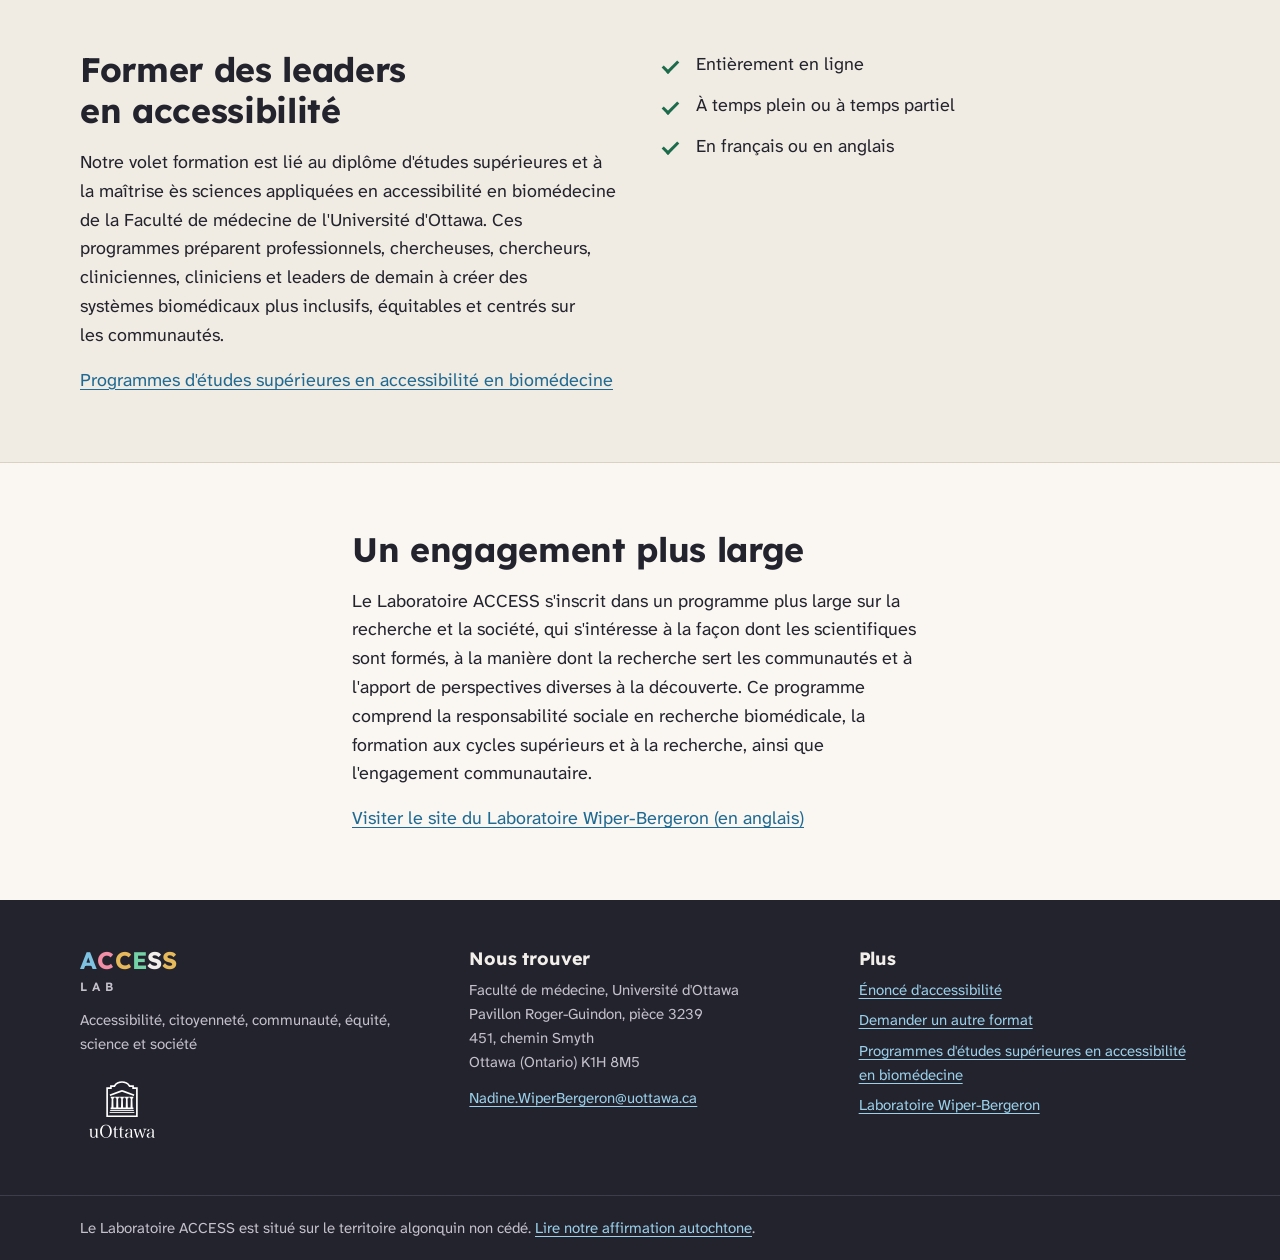
<file: fr/notre-travail.html>
<!doctype html>
<html lang="fr">
<head>
<meta charset="utf-8">
<meta name="viewport" content="width=device-width, initial-scale=1, viewport-fit=cover">
<title>Nos travaux | Laboratoire ACCESS</title>
<meta name="description" content="Axes de recherche et approche du Laboratoire ACCESS : handicap et appartenance en STIM, recherche biomédicale, formation aux cycles supérieurs, soins de santé et engagement communautaire.">
<meta name="color-scheme" content="light dark">
<link rel="alternate" hreflang="en" href="../our-work.html">
<link rel="alternate" hreflang="fr" href="notre-travail.html">
<link rel="icon" href="../assets/favicon.svg" type="image/svg+xml">
<link rel="preconnect" href="https://fonts.googleapis.com">
<link rel="preconnect" href="https://fonts.gstatic.com" crossorigin>
<link rel="stylesheet" href="https://fonts.googleapis.com/css2?family=Atkinson+Hyperlegible+Next:ital,wght@0,400;0,700;1,400&amp;family=Lexend:wght@600;700&amp;display=swap">
<link rel="stylesheet" href="../assets/site.css">
</head>
<body>
<a class="skip-link" href="#main">Passer au contenu principal</a>
<header class="site-header">
  <div class="frame">
    <a class="brand" href="./"><span class="brand-word" aria-hidden="true"><span class="l-a">A</span><span class="l-c1">C</span><span class="l-c2">C</span><span class="l-e">E</span><span class="l-s1">S</span><span class="l-s2">S</span></span><span class="brand-sub" aria-hidden="true">LAB</span><span class="sr-only">Accueil du Laboratoire ACCESS</span></a>
    <div class="header-right">
      <nav class="site-nav" aria-label="Principal">
        <ul>
          <li><a href="./">Accueil</a></li>
          <li><a href="notre-travail.html" aria-current="page">Nos travaux</a></li>
          <li><a href="partenariat.html">Partenariats</a></li>
          <li><a href="partagez-votre-vecu.html">Partagez votre vécu</a></li>
          <li><a href="equipe.html">Équipe</a></li>
          <li><a href="contact.html">Contact</a></li>
        </ul>
      </nav>
      <a class="lang-switch" href="../our-work.html" lang="en" hreflang="en" aria-label="English version of this page">English</a>
    </div>
  </div>
</header>
<main id="main" tabindex="-1">
<div class="page-intro">
  <div class="frame">
    <div class="shape-row" aria-hidden="true"><span class="s1"></span><span class="s2"></span><span class="s3"></span><span class="s4"></span></div>
    <h1>Nos travaux</h1>
    <p class="lead">Le Laboratoire ACCESS explore le vécu du handicap en recherche biomédicale, en soins de santé, en éducation et dans les milieux de travail en STIM. Aux côtés de personnes ayant un vécu, nous étudions l'appartenance, la participation, l'accessibilité et l'inclusion afin de bâtir des systèmes de recherche, d'éducation et de soins plus équitables.</p>
  </div>
</div>

<section class="section section-tint" aria-labelledby="areas-title">
  <div class="frame">
    <div class="section-head">
      <h2 id="areas-title">Axes de recherche</h2>
    </div>
    <ul class="dots cols-2">
      <li>Handicap et appartenance en STIM</li>
      <li>Le vécu du handicap en recherche biomédicale</li>
      <li>L'accessibilité dans la formation aux cycles supérieurs et la formation professionnelle</li>
      <li>L'engagement des patients, des stagiaires et des communautés</li>
      <li>Expériences et accessibilité des soins de santé</li>
      <li>Identité liée au handicap et citoyenneté scientifique</li>
      <li>Méthodes de recherche participatives et cocréées</li>
    </ul>
  </div>
</section>

<section class="section" aria-labelledby="approach-title">
  <div class="frame">
    <div class="section-head">
      <h2 id="approach-title">Notre approche</h2>
    </div>
    <ul class="features">
      <li><span class="mark mark-blue" aria-hidden="true"></span><h3>Le vécu</h3><p>Nous collaborons avec des personnes vivant avec un handicap ou une maladie chronique pour mieux comprendre comment les systèmes de recherche, d'éducation et de soins de santé sont vécus au quotidien.</p><p><a href="partagez-votre-vecu.html">Partagez votre vécu</a></p></li>
      <li><span class="mark mark-pink" aria-hidden="true"></span><h3>Le récit</h3><p>Nous créons des occasions de partager le vécu par la recherche, l'enseignement et la mobilisation du public. Ces récits contribuent à des systèmes plus accessibles et inclusifs.</p></li>
      <li><span class="mark mark-gold" aria-hidden="true"></span><h3>La formation en accessibilité</h3><p>Nous contribuons à former la prochaine génération de leaders en accessibilité grâce à une formation novatrice aux cycles supérieurs, axée sur l'inclusion, l'accessibilité et le changement des systèmes.</p></li>
      <li><span class="mark mark-green" aria-hidden="true"></span><h3>La cocréation</h3><p>Le Laboratoire ACCESS réunit membres de la communauté, personnes apprenantes, chercheuses, chercheurs, cliniciennes, cliniciens et organismes pour cocréer des connaissances et susciter un changement réel.</p><p><a href="partenariat.html">Devenir partenaire</a></p></li>
    </ul>
  </div>
</section>

<section class="section section-tint" aria-labelledby="edu-title">
  <div class="frame split">
    <div class="stack">
      <h2 id="edu-title">Former des leaders en accessibilité</h2>
      <p>Notre volet formation est lié au diplôme d'études supérieures et à la maîtrise ès sciences appliquées en accessibilité en biomédecine de la Faculté de médecine de l'Université d'Ottawa. Ces programmes préparent professionnels, chercheuses, chercheurs, cliniciennes, cliniciens et leaders de demain à créer des systèmes biomédicaux plus inclusifs, équitables et centrés sur les communautés.</p>
      <p><a href="https://www.uottawa.ca/faculte-medecine/superieures-postdoctorales/nos-programmes/accessibilite-biomedecine">Programmes d'études supérieures en accessibilité en biomédecine</a></p>
    </div>
    <ul class="checks" aria-label="Format des programmes">
      <li>Entièrement en ligne</li>
      <li>À temps plein ou à temps partiel</li>
      <li>En français ou en anglais</li>
    </ul>
  </div>
</section>

<section class="section" aria-labelledby="wider-title">
  <div class="frame prose stack">
    <h2 id="wider-title">Un engagement plus large</h2>
    <p>Le Laboratoire ACCESS s'inscrit dans un programme plus large sur la recherche et la société, qui s'intéresse à la façon dont les scientifiques sont formés, à la manière dont la recherche sert les communautés et à l'apport de perspectives diverses à la découverte. Ce programme comprend la responsabilité sociale en recherche biomédicale, la formation aux cycles supérieurs et à la recherche, ainsi que l'engagement communautaire.</p>
    <p><a href="https://www.wiper-bergeronlab.com/" hreflang="en">Visiter le site du Laboratoire Wiper-Bergeron (en anglais)</a></p>
  </div>
</section>
</main>
<footer class="site-footer">
  <div class="frame">
    <div class="footer-brand">
      <p class="brand" style="padding:0"><span class="brand-word" aria-hidden="true"><span class="l-a">A</span><span class="l-c1">C</span><span class="l-c2">C</span><span class="l-e">E</span><span class="l-s1">S</span><span class="l-s2">S</span></span><span class="brand-sub" aria-hidden="true">LAB</span><span class="sr-only">ACCESS Lab</span></p>
      <p style="margin-top:0.75rem">Accessibilité, citoyenneté, communauté, équité, science et société</p>
      <img class="footer-logo" src="../assets/uottawa-white.svg" alt="Université d'Ottawa" width="84" height="75">
    </div>
    <div>
      <h2>Nous trouver</h2>
      <address>
        Faculté de médecine, Université d'Ottawa<br>
        Pavillon Roger-Guindon, pièce 3239<br>
        451, chemin Smyth<br>
        Ottawa (Ontario) K1H 8M5
      </address>
      <p style="margin-top:0.75rem"><a href="mailto:Nadine.WiperBergeron@uottawa.ca">Nadine.WiperBergeron@uottawa.ca</a></p>
    </div>
    <nav aria-label="Pied de page">
      <h2>Plus</h2>
      <ul>
        <li><a href="accessibilite.html">Énoncé d'accessibilité</a></li>
        <li><a href="accessibilite.html#formats">Demander un autre format</a></li>
        <li><a href="https://www.uottawa.ca/faculte-medecine/superieures-postdoctorales/nos-programmes/accessibilite-biomedecine">Programmes d'études supérieures en accessibilité en biomédecine</a></li>
        <li><a href="https://www.wiper-bergeronlab.com/">Laboratoire Wiper-Bergeron</a></li>
      </ul>
    </nav>
  </div>
  <div class="footer-bottom">
    <div class="frame">
      <p>Le Laboratoire ACCESS est situé sur le territoire algonquin non cédé. <a href="./#affirmation">Lire notre affirmation autochtone</a>.</p>
    </div>
  </div>
</footer>
</body>
</html>
</file>
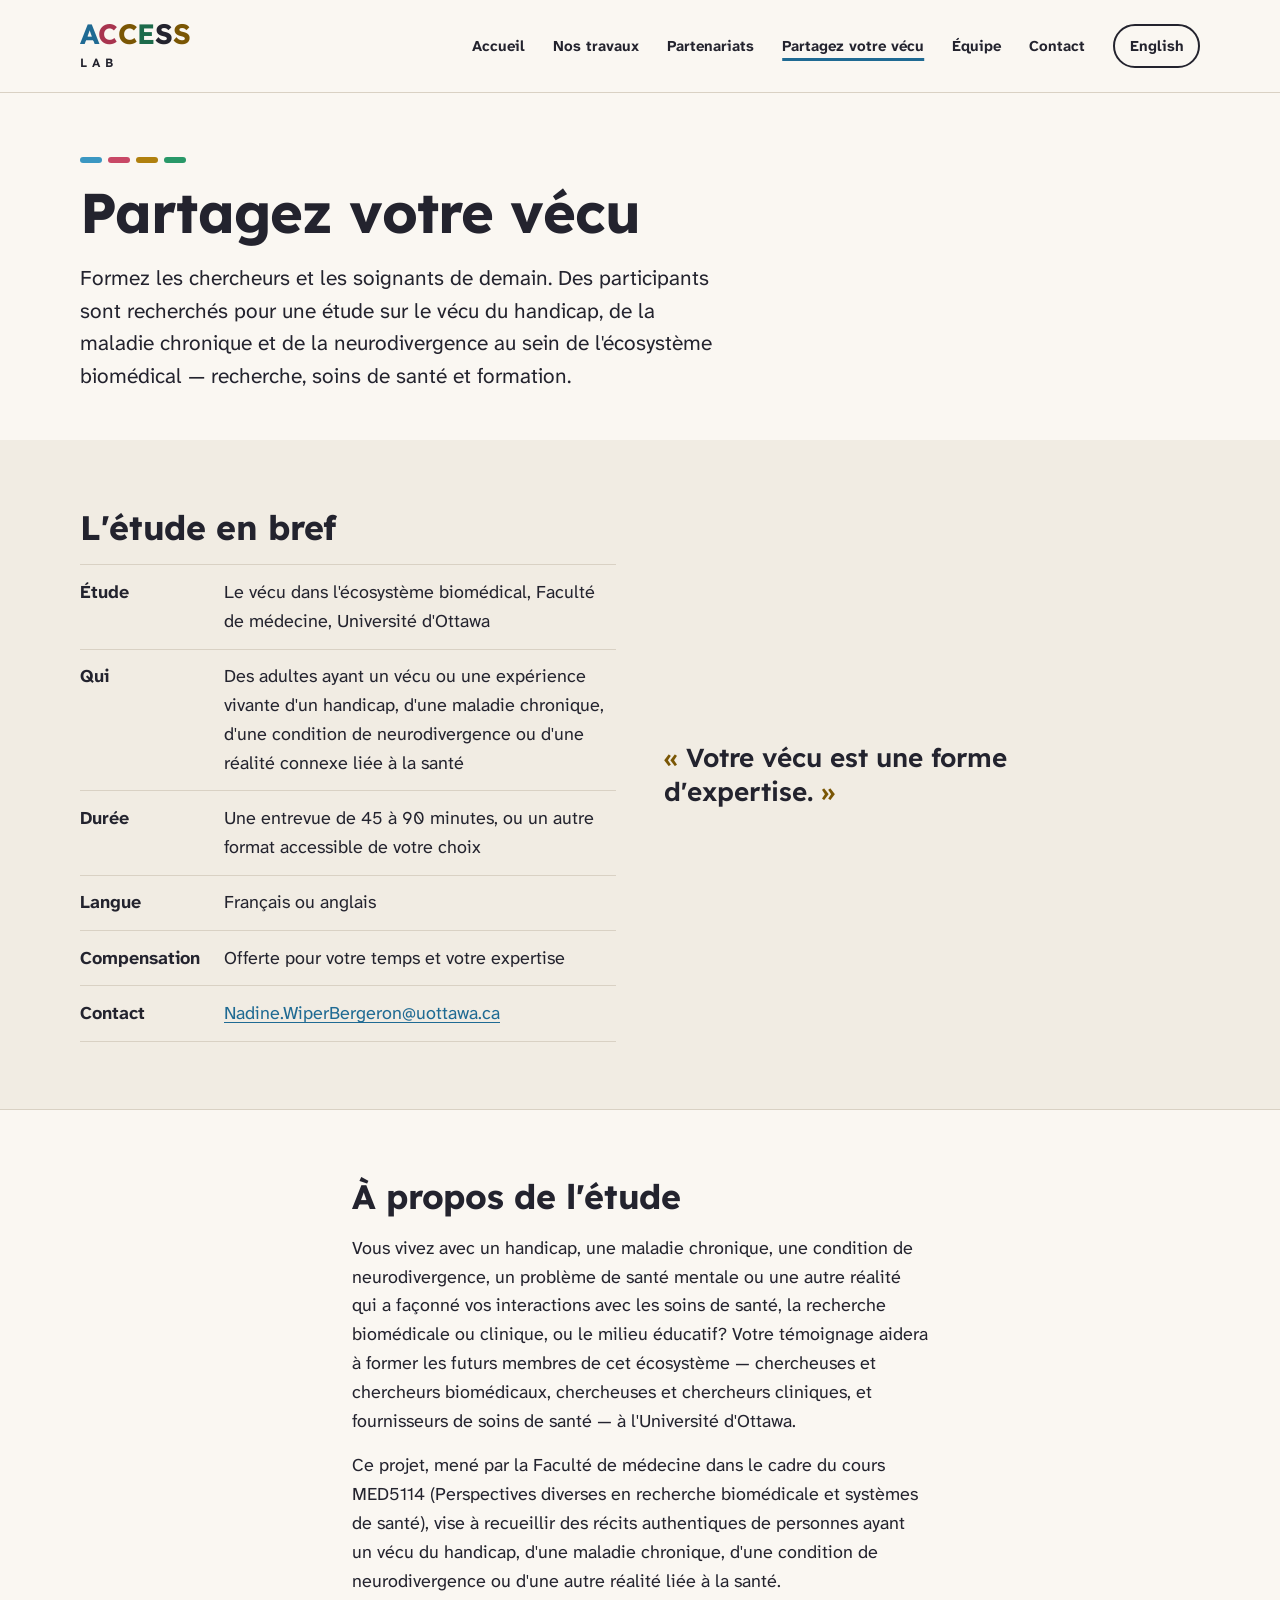
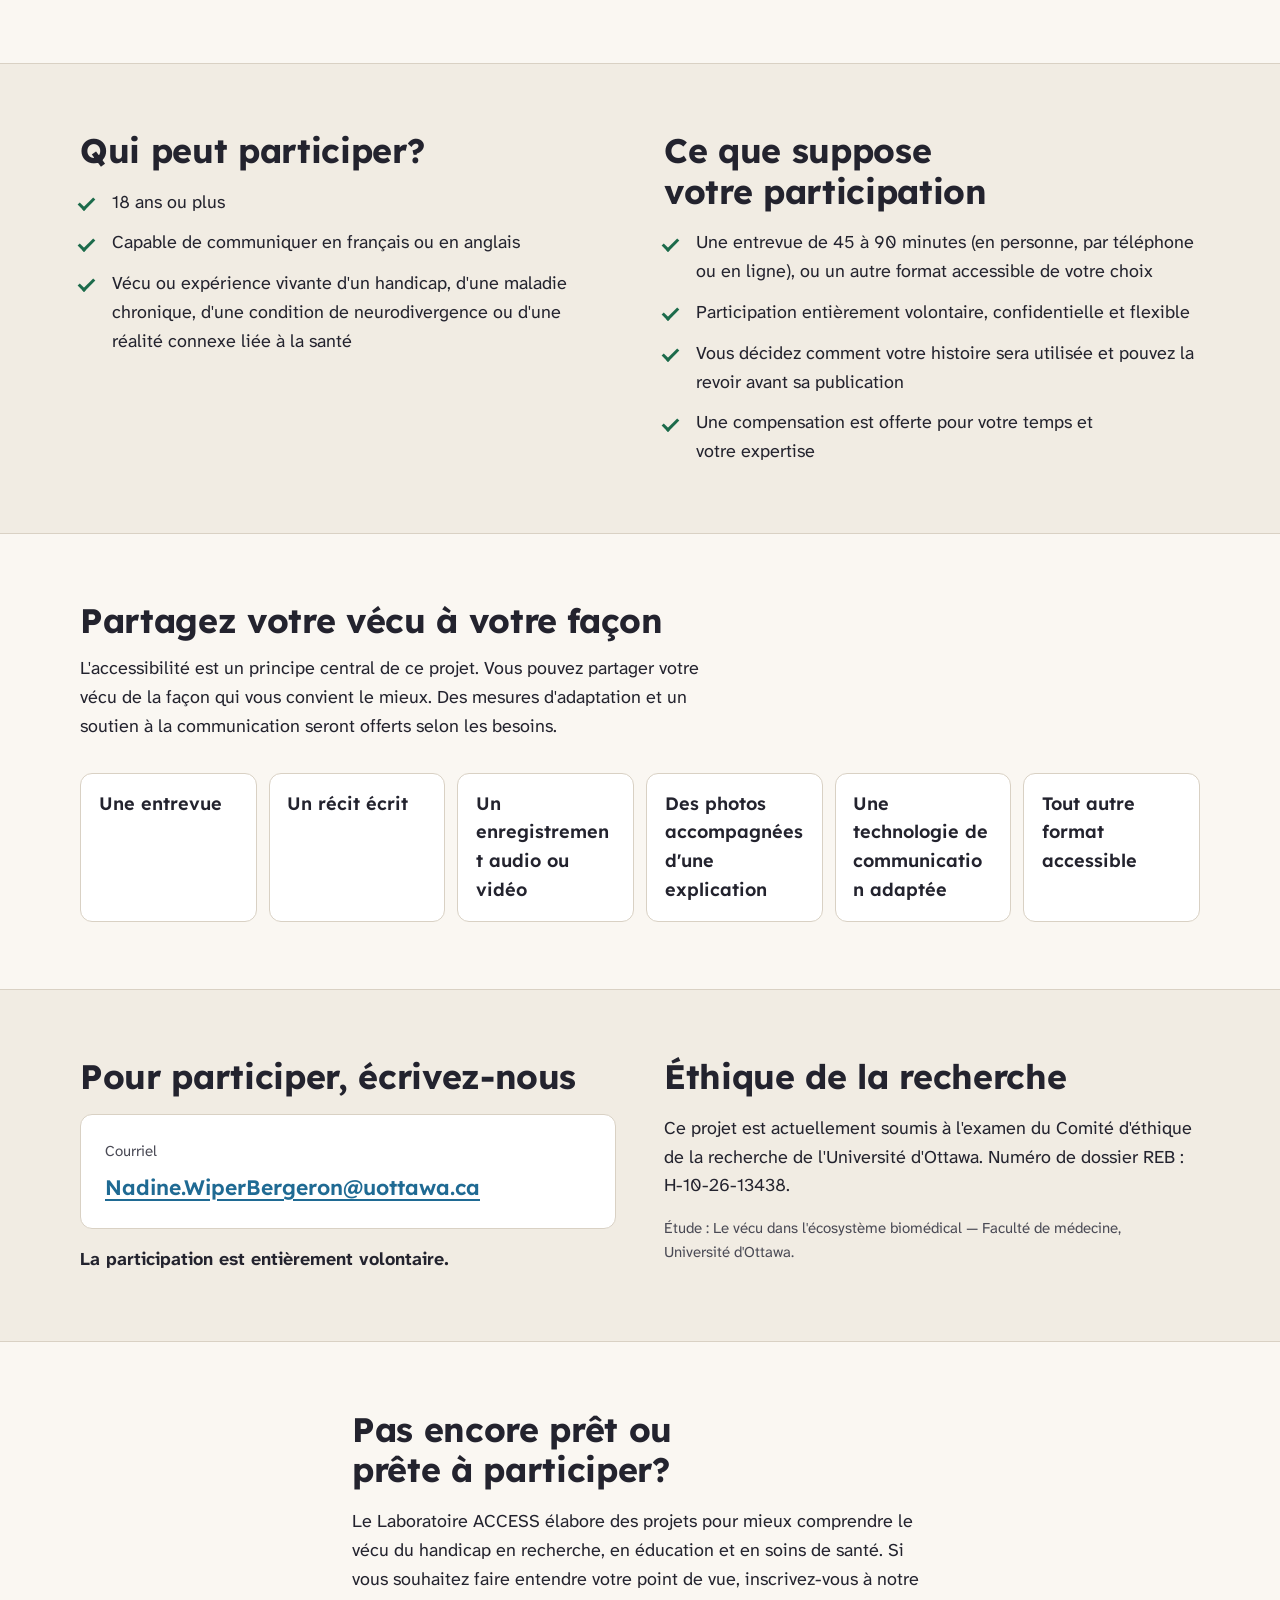
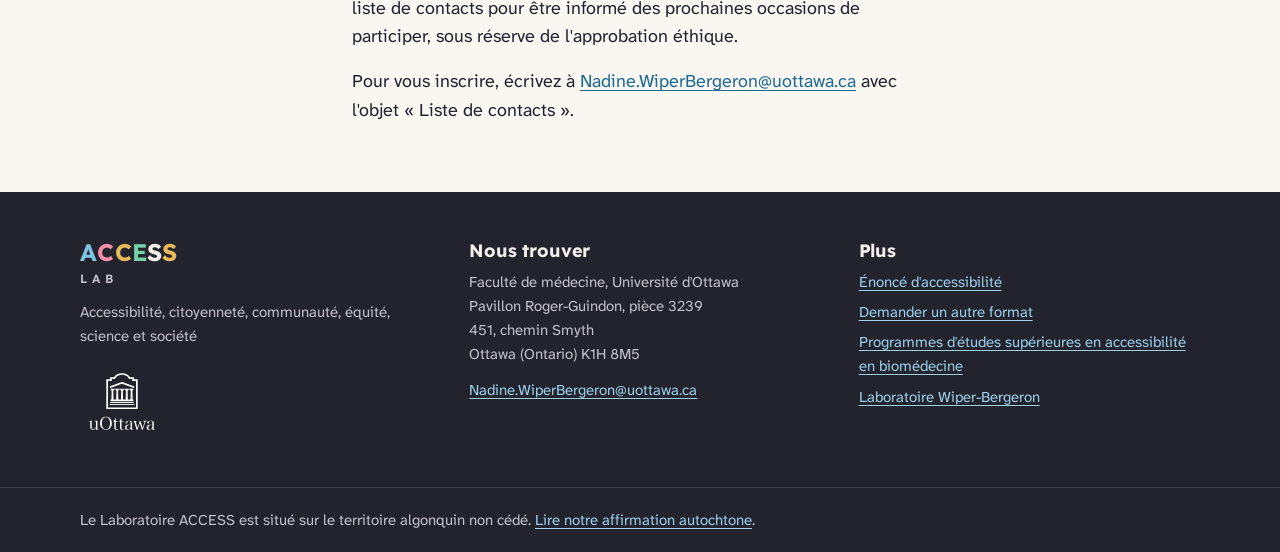
<file: fr/partagez-votre-vecu.html>
<!doctype html>
<html lang="fr">
<head>
<meta charset="utf-8">
<meta name="viewport" content="width=device-width, initial-scale=1, viewport-fit=cover">
<title>Partagez votre vécu | Laboratoire ACCESS</title>
<meta name="description" content="Des participants sont recherchés pour une étude de l'Université d'Ottawa sur le vécu du handicap, de la maladie chronique et de la neurodivergence au sein de l'écosystème biomédical.">
<meta name="color-scheme" content="light dark">
<link rel="alternate" hreflang="en" href="../share-your-story.html">
<link rel="alternate" hreflang="fr" href="partagez-votre-vecu.html">
<link rel="icon" href="../assets/favicon.svg" type="image/svg+xml">
<link rel="preconnect" href="https://fonts.googleapis.com">
<link rel="preconnect" href="https://fonts.gstatic.com" crossorigin>
<link rel="stylesheet" href="https://fonts.googleapis.com/css2?family=Atkinson+Hyperlegible+Next:ital,wght@0,400;0,700;1,400&amp;family=Lexend:wght@600;700&amp;display=swap">
<link rel="stylesheet" href="../assets/site.css">
</head>
<body>
<a class="skip-link" href="#main">Passer au contenu principal</a>
<header class="site-header">
  <div class="frame">
    <a class="brand" href="./"><span class="brand-word" aria-hidden="true"><span class="l-a">A</span><span class="l-c1">C</span><span class="l-c2">C</span><span class="l-e">E</span><span class="l-s1">S</span><span class="l-s2">S</span></span><span class="brand-sub" aria-hidden="true">LAB</span><span class="sr-only">Accueil du Laboratoire ACCESS</span></a>
    <div class="header-right">
      <nav class="site-nav" aria-label="Principal">
        <ul>
          <li><a href="./">Accueil</a></li>
          <li><a href="notre-travail.html">Nos travaux</a></li>
          <li><a href="partenariat.html">Partenariats</a></li>
          <li><a href="partagez-votre-vecu.html" aria-current="page">Partagez votre vécu</a></li>
          <li><a href="equipe.html">Équipe</a></li>
          <li><a href="contact.html">Contact</a></li>
        </ul>
      </nav>
      <a class="lang-switch" href="../share-your-story.html" lang="en" hreflang="en" aria-label="English version of this page">English</a>
    </div>
  </div>
</header>
<main id="main" tabindex="-1">
<div class="page-intro">
  <div class="frame">
    <div class="shape-row" aria-hidden="true"><span class="s1"></span><span class="s2"></span><span class="s3"></span><span class="s4"></span></div>
    <h1>Partagez votre vécu</h1>
    <p class="lead">Formez les chercheurs et les soignants de demain. Des participants sont recherchés pour une étude sur le vécu du handicap, de la maladie chronique et de la neurodivergence au sein de l'écosystème biomédical — recherche, soins de santé et formation.</p>
  </div>
</div>

<section class="section section-tint" aria-labelledby="glance-title">
  <div class="frame split">
    <div class="stack">
      <h2 id="glance-title">L'étude en bref</h2>
      <dl class="glance">
        <dt>Étude</dt><dd>Le vécu dans l'écosystème biomédical, Faculté de médecine, Université d'Ottawa</dd>
        <dt>Qui</dt><dd>Des adultes ayant un vécu ou une expérience vivante d'un handicap, d'une maladie chronique, d'une condition de neurodivergence ou d'une réalité connexe liée à la santé</dd>
        <dt>Durée</dt><dd>Une entrevue de 45 à 90 minutes, ou un autre format accessible de votre choix</dd>
        <dt>Langue</dt><dd>Français ou anglais</dd>
        <dt>Compensation</dt><dd>Offerte pour votre temps et votre expertise</dd>
        <dt>Contact</dt><dd><a href="mailto:Nadine.WiperBergeron@uottawa.ca">Nadine.WiperBergeron@uottawa.ca</a></dd>
      </dl>
    </div>
    <blockquote class="quote" style="align-self:center"><p>Votre vécu est une forme d'expertise.</p></blockquote>
  </div>
</section>

<section class="section" aria-labelledby="about-title">
  <div class="frame prose stack">
    <h2 id="about-title">À propos de l'étude</h2>
    <p>Vous vivez avec un handicap, une maladie chronique, une condition de neurodivergence, un problème de santé mentale ou une autre réalité qui a façonné vos interactions avec les soins de santé, la recherche biomédicale ou clinique, ou le milieu éducatif? Votre témoignage aidera à former les futurs membres de cet écosystème — chercheuses et chercheurs biomédicaux, chercheuses et chercheurs cliniques, et fournisseurs de soins de santé — à l'Université d'Ottawa.</p>
    <p>Ce projet, mené par la Faculté de médecine dans le cadre du cours MED5114 (Perspectives diverses en recherche biomédicale et systèmes de santé), vise à recueillir des récits authentiques de personnes ayant un vécu du handicap, d'une maladie chronique, d'une condition de neurodivergence ou d'une autre réalité liée à la santé.</p>
  </div>
</section>

<section class="section section-tint" aria-labelledby="who-title">
  <div class="frame split">
    <div class="stack">
      <h2 id="who-title">Qui peut participer?</h2>
      <ul class="checks">
        <li>18 ans ou plus</li>
        <li>Capable de communiquer en français ou en anglais</li>
        <li>Vécu ou expérience vivante d'un handicap, d'une maladie chronique, d'une condition de neurodivergence ou d'une réalité connexe liée à la santé</li>
      </ul>
    </div>
    <div class="stack">
      <h2 id="involves-title">Ce que suppose votre participation</h2>
      <ul class="checks" aria-labelledby="involves-title">
        <li>Une entrevue de 45 à 90 minutes (en personne, par téléphone ou en ligne), ou un autre format accessible de votre choix</li>
        <li>Participation entièrement volontaire, confidentielle et flexible</li>
        <li>Vous décidez comment votre histoire sera utilisée et pouvez la revoir avant sa publication</li>
        <li>Une compensation est offerte pour votre temps et votre expertise</li>
      </ul>
    </div>
  </div>
</section>

<section class="section" aria-labelledby="way-title">
  <div class="frame">
    <div class="section-head">
      <h2 id="way-title">Partagez votre vécu à votre façon</h2>
      <p>L'accessibilité est un principe central de ce projet. Vous pouvez partager votre vécu de la façon qui vous convient le mieux. Des mesures d'adaptation et un soutien à la communication seront offerts selon les besoins.</p>
    </div>
    <ul class="acronym" aria-label="Façons de partager votre vécu">
      <li>Une entrevue</li>
      <li>Un récit écrit</li>
      <li>Un enregistrement audio ou vidéo</li>
      <li>Des photos accompagnées d'une explication</li>
      <li>Une technologie de communication adaptée</li>
      <li>Tout autre format accessible</li>
    </ul>
  </div>
</section>

<section class="section section-tint" aria-labelledby="take-title">
  <div class="frame split">
    <div class="stack">
      <h2 id="take-title">Pour participer, écrivez-nous</h2>
      <div class="contact-box">
        <p class="note">Courriel</p>
        <p class="email"><a href="mailto:Nadine.WiperBergeron@uottawa.ca?subject=%C3%89tude%20sur%20le%20v%C3%A9cu">Nadine.WiperBergeron@uottawa.ca</a></p>
      </div>
      <p><strong>La participation est entièrement volontaire.</strong></p>
    </div>
    <div class="stack">
      <h2 id="ethics-title">Éthique de la recherche</h2>
      <p>Ce projet est actuellement soumis à l'examen du Comité d'éthique de la recherche de l'Université d'Ottawa. Numéro de dossier REB : H-10-26-13438.</p>
      <p class="note">Étude : Le vécu dans l'écosystème biomédical — Faculté de médecine, Université d'Ottawa.</p>
    </div>
  </div>
</section>

<section class="section" aria-labelledby="list-title">
  <div class="frame prose stack">
    <h2 id="list-title">Pas encore prêt ou prête à participer?</h2>
    <p>Le Laboratoire ACCESS élabore des projets pour mieux comprendre le vécu du handicap en recherche, en éducation et en soins de santé. Si vous souhaitez faire entendre votre point de vue, inscrivez-vous à notre liste de contacts pour être informé des prochaines occasions de participer, sous réserve de l'approbation éthique.</p>
    <p>Pour vous inscrire, écrivez à <a href="mailto:Nadine.WiperBergeron@uottawa.ca?subject=Liste%20de%20contacts">Nadine.WiperBergeron@uottawa.ca</a> avec l'objet « Liste de contacts ».</p>
  </div>
</section>
</main>
<footer class="site-footer">
  <div class="frame">
    <div class="footer-brand">
      <p class="brand" style="padding:0"><span class="brand-word" aria-hidden="true"><span class="l-a">A</span><span class="l-c1">C</span><span class="l-c2">C</span><span class="l-e">E</span><span class="l-s1">S</span><span class="l-s2">S</span></span><span class="brand-sub" aria-hidden="true">LAB</span><span class="sr-only">ACCESS Lab</span></p>
      <p style="margin-top:0.75rem">Accessibilité, citoyenneté, communauté, équité, science et société</p>
      <img class="footer-logo" src="../assets/uottawa-white.svg" alt="Université d'Ottawa" width="84" height="75">
    </div>
    <div>
      <h2>Nous trouver</h2>
      <address>
        Faculté de médecine, Université d'Ottawa<br>
        Pavillon Roger-Guindon, pièce 3239<br>
        451, chemin Smyth<br>
        Ottawa (Ontario) K1H 8M5
      </address>
      <p style="margin-top:0.75rem"><a href="mailto:Nadine.WiperBergeron@uottawa.ca">Nadine.WiperBergeron@uottawa.ca</a></p>
    </div>
    <nav aria-label="Pied de page">
      <h2>Plus</h2>
      <ul>
        <li><a href="accessibilite.html">Énoncé d'accessibilité</a></li>
        <li><a href="accessibilite.html#formats">Demander un autre format</a></li>
        <li><a href="https://www.uottawa.ca/faculte-medecine/superieures-postdoctorales/nos-programmes/accessibilite-biomedecine">Programmes d'études supérieures en accessibilité en biomédecine</a></li>
        <li><a href="https://www.wiper-bergeronlab.com/">Laboratoire Wiper-Bergeron</a></li>
      </ul>
    </nav>
  </div>
  <div class="footer-bottom">
    <div class="frame">
      <p>Le Laboratoire ACCESS est situé sur le territoire algonquin non cédé. <a href="./#affirmation">Lire notre affirmation autochtone</a>.</p>
    </div>
  </div>
</footer>
</body>
</html>
</file>
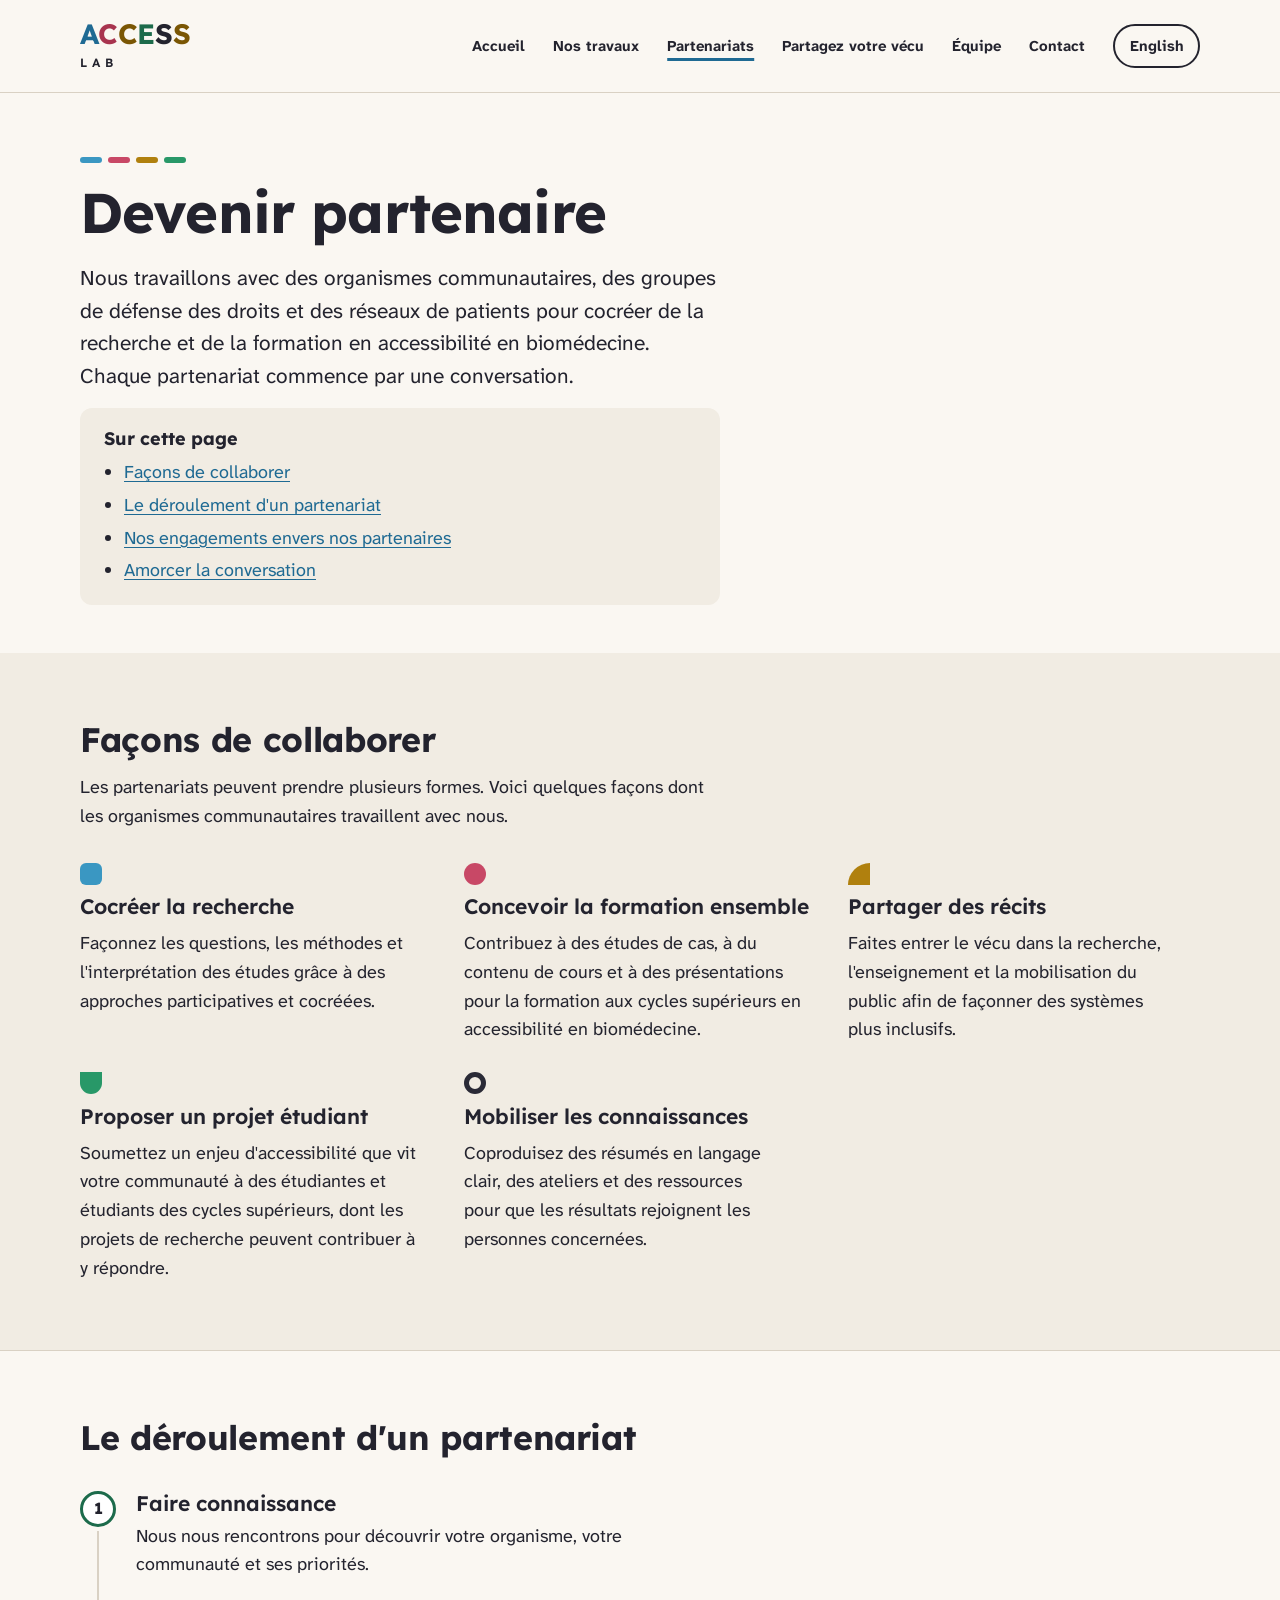
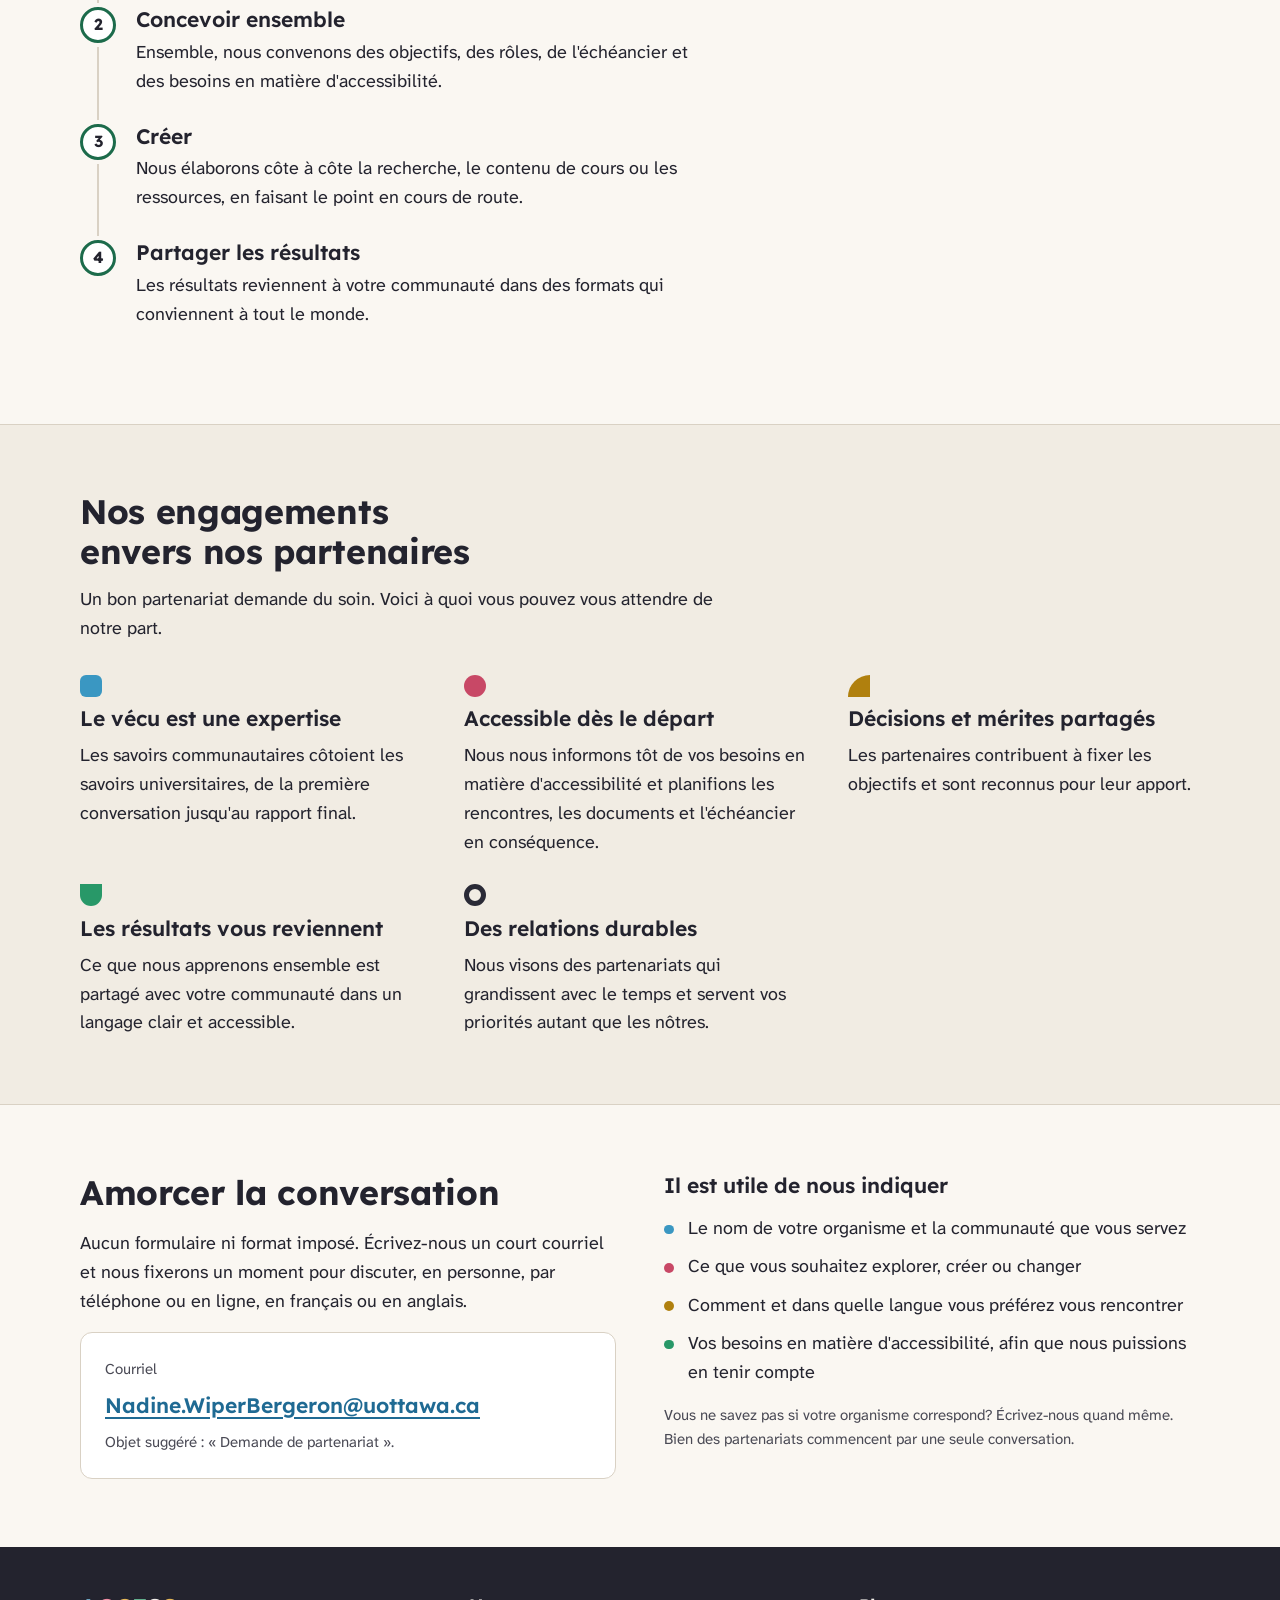
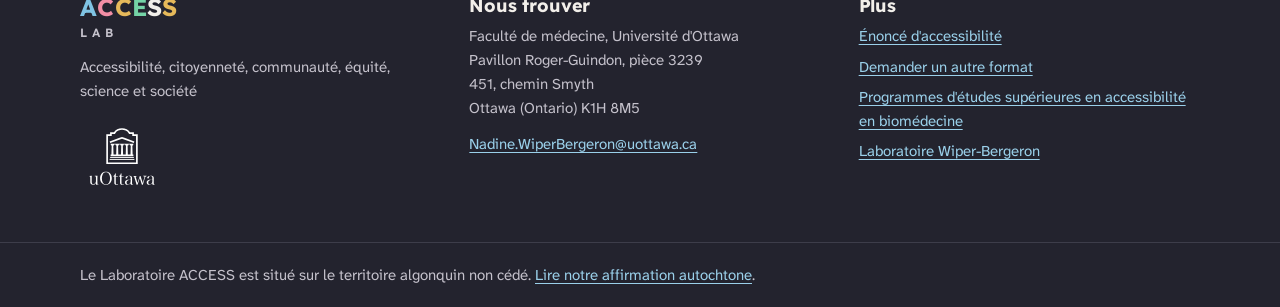
<file: fr/partenariat.html>
<!doctype html>
<html lang="fr">
<head>
<meta charset="utf-8">
<meta name="viewport" content="width=device-width, initial-scale=1, viewport-fit=cover">
<title>Partenariats | Laboratoire ACCESS</title>
<meta name="description" content="Comment les organismes communautaires peuvent collaborer avec le Laboratoire ACCESS pour cocréer de la recherche et de la formation en accessibilité en biomédecine.">
<meta name="color-scheme" content="light dark">
<link rel="alternate" hreflang="en" href="../partner-with-us.html">
<link rel="alternate" hreflang="fr" href="partenariat.html">
<link rel="icon" href="../assets/favicon.svg" type="image/svg+xml">
<link rel="preconnect" href="https://fonts.googleapis.com">
<link rel="preconnect" href="https://fonts.gstatic.com" crossorigin>
<link rel="stylesheet" href="https://fonts.googleapis.com/css2?family=Atkinson+Hyperlegible+Next:ital,wght@0,400;0,700;1,400&amp;family=Lexend:wght@600;700&amp;display=swap">
<link rel="stylesheet" href="../assets/site.css">
</head>
<body>
<a class="skip-link" href="#main">Passer au contenu principal</a>
<header class="site-header">
  <div class="frame">
    <a class="brand" href="./"><span class="brand-word" aria-hidden="true"><span class="l-a">A</span><span class="l-c1">C</span><span class="l-c2">C</span><span class="l-e">E</span><span class="l-s1">S</span><span class="l-s2">S</span></span><span class="brand-sub" aria-hidden="true">LAB</span><span class="sr-only">Accueil du Laboratoire ACCESS</span></a>
    <div class="header-right">
      <nav class="site-nav" aria-label="Principal">
        <ul>
          <li><a href="./">Accueil</a></li>
          <li><a href="notre-travail.html">Nos travaux</a></li>
          <li><a href="partenariat.html" aria-current="page">Partenariats</a></li>
          <li><a href="partagez-votre-vecu.html">Partagez votre vécu</a></li>
          <li><a href="equipe.html">Équipe</a></li>
          <li><a href="contact.html">Contact</a></li>
        </ul>
      </nav>
      <a class="lang-switch" href="../partner-with-us.html" lang="en" hreflang="en" aria-label="English version of this page">English</a>
    </div>
  </div>
</header>
<main id="main" tabindex="-1">
<div class="page-intro">
  <div class="frame">
    <div class="shape-row" aria-hidden="true"><span class="s1"></span><span class="s2"></span><span class="s3"></span><span class="s4"></span></div>
    <h1>Devenir partenaire</h1>
    <p class="lead">Nous travaillons avec des organismes communautaires, des groupes de défense des droits et des réseaux de patients pour cocréer de la recherche et de la formation en accessibilité en biomédecine. Chaque partenariat commence par une conversation.</p>
    <nav class="toc" aria-labelledby="toc-title">
      <h2 id="toc-title">Sur cette page</h2>
      <ul>
        <li><a href="#ways">Façons de collaborer</a></li>
        <li><a href="#process">Le déroulement d'un partenariat</a></li>
        <li><a href="#commitments">Nos engagements envers nos partenaires</a></li>
        <li><a href="#contact">Amorcer la conversation</a></li>
      </ul>
    </nav>
  </div>
</div>

<section class="section section-tint" id="ways" aria-labelledby="ways-title" tabindex="-1">
  <div class="frame">
    <div class="section-head">
      <h2 id="ways-title">Façons de collaborer</h2>
      <p>Les partenariats peuvent prendre plusieurs formes. Voici quelques façons dont les organismes communautaires travaillent avec nous.</p>
    </div>
    <ul class="features five">
      <li><span class="mark mark-blue" aria-hidden="true"></span><h3>Cocréer la recherche</h3><p>Façonnez les questions, les méthodes et l'interprétation des études grâce à des approches participatives et cocréées.</p></li>
      <li><span class="mark mark-pink" aria-hidden="true"></span><h3>Concevoir la formation ensemble</h3><p>Contribuez à des études de cas, à du contenu de cours et à des présentations pour la formation aux cycles supérieurs en accessibilité en biomédecine.</p></li>
      <li><span class="mark mark-gold" aria-hidden="true"></span><h3>Partager des récits</h3><p>Faites entrer le vécu dans la recherche, l'enseignement et la mobilisation du public afin de façonner des systèmes plus inclusifs.</p></li>
      <li><span class="mark mark-green" aria-hidden="true"></span><h3>Proposer un projet étudiant</h3><p>Soumettez un enjeu d'accessibilité que vit votre communauté à des étudiantes et étudiants des cycles supérieurs, dont les projets de recherche peuvent contribuer à y répondre.</p></li>
      <li><span class="mark mark-ink" aria-hidden="true"></span><h3>Mobiliser les connaissances</h3><p>Coproduisez des résumés en langage clair, des ateliers et des ressources pour que les résultats rejoignent les personnes concernées.</p></li>
    </ul>
  </div>
</section>

<section class="section" id="process" aria-labelledby="process-title" tabindex="-1">
  <div class="frame">
    <div class="section-head">
      <h2 id="process-title">Le déroulement d'un partenariat</h2>
    </div>
    <ol class="steps">
      <li><h3>Faire connaissance</h3><p>Nous nous rencontrons pour découvrir votre organisme, votre communauté et ses priorités.</p></li>
      <li><h3>Concevoir ensemble</h3><p>Ensemble, nous convenons des objectifs, des rôles, de l'échéancier et des besoins en matière d'accessibilité.</p></li>
      <li><h3>Créer</h3><p>Nous élaborons côte à côte la recherche, le contenu de cours ou les ressources, en faisant le point en cours de route.</p></li>
      <li><h3>Partager les résultats</h3><p>Les résultats reviennent à votre communauté dans des formats qui conviennent à tout le monde.</p></li>
    </ol>
  </div>
</section>

<section class="section section-tint" id="commitments" aria-labelledby="commit-title" tabindex="-1">
  <div class="frame">
    <div class="section-head">
      <h2 id="commit-title">Nos engagements envers nos partenaires</h2>
      <p>Un bon partenariat demande du soin. Voici à quoi vous pouvez vous attendre de notre part.</p>
    </div>
    <ul class="features five">
      <li><span class="mark mark-blue" aria-hidden="true"></span><h3>Le vécu est une expertise</h3><p>Les savoirs communautaires côtoient les savoirs universitaires, de la première conversation jusqu'au rapport final.</p></li>
      <li><span class="mark mark-pink" aria-hidden="true"></span><h3>Accessible dès le départ</h3><p>Nous nous informons tôt de vos besoins en matière d'accessibilité et planifions les rencontres, les documents et l'échéancier en conséquence.</p></li>
      <li><span class="mark mark-gold" aria-hidden="true"></span><h3>Décisions et mérites partagés</h3><p>Les partenaires contribuent à fixer les objectifs et sont reconnus pour leur apport.</p></li>
      <li><span class="mark mark-green" aria-hidden="true"></span><h3>Les résultats vous reviennent</h3><p>Ce que nous apprenons ensemble est partagé avec votre communauté dans un langage clair et accessible.</p></li>
      <li><span class="mark mark-ink" aria-hidden="true"></span><h3>Des relations durables</h3><p>Nous visons des partenariats qui grandissent avec le temps et servent vos priorités autant que les nôtres.</p></li>
    </ul>
  </div>
</section>

<section class="section" id="contact" aria-labelledby="contact-title" tabindex="-1">
  <div class="frame split">
    <div class="stack">
      <h2 id="contact-title">Amorcer la conversation</h2>
      <p>Aucun formulaire ni format imposé. Écrivez-nous un court courriel et nous fixerons un moment pour discuter, en personne, par téléphone ou en ligne, en français ou en anglais.</p>
      <div class="contact-box">
        <p class="note">Courriel</p>
        <p class="email"><a href="mailto:Nadine.WiperBergeron@uottawa.ca?subject=Demande%20de%20partenariat">Nadine.WiperBergeron@uottawa.ca</a></p>
        <p class="note">Objet suggéré : « Demande de partenariat ».</p>
      </div>
    </div>
    <div class="stack">
      <h3>Il est utile de nous indiquer</h3>
      <ul class="dots">
        <li>Le nom de votre organisme et la communauté que vous servez</li>
        <li>Ce que vous souhaitez explorer, créer ou changer</li>
        <li>Comment et dans quelle langue vous préférez vous rencontrer</li>
        <li>Vos besoins en matière d'accessibilité, afin que nous puissions en tenir compte</li>
      </ul>
      <p class="note">Vous ne savez pas si votre organisme correspond? Écrivez-nous quand même. Bien des partenariats commencent par une seule conversation.</p>
    </div>
  </div>
</section>
</main>
<footer class="site-footer">
  <div class="frame">
    <div class="footer-brand">
      <p class="brand" style="padding:0"><span class="brand-word" aria-hidden="true"><span class="l-a">A</span><span class="l-c1">C</span><span class="l-c2">C</span><span class="l-e">E</span><span class="l-s1">S</span><span class="l-s2">S</span></span><span class="brand-sub" aria-hidden="true">LAB</span><span class="sr-only">ACCESS Lab</span></p>
      <p style="margin-top:0.75rem">Accessibilité, citoyenneté, communauté, équité, science et société</p>
      <img class="footer-logo" src="../assets/uottawa-white.svg" alt="Université d'Ottawa" width="84" height="75">
    </div>
    <div>
      <h2>Nous trouver</h2>
      <address>
        Faculté de médecine, Université d'Ottawa<br>
        Pavillon Roger-Guindon, pièce 3239<br>
        451, chemin Smyth<br>
        Ottawa (Ontario) K1H 8M5
      </address>
      <p style="margin-top:0.75rem"><a href="mailto:Nadine.WiperBergeron@uottawa.ca">Nadine.WiperBergeron@uottawa.ca</a></p>
    </div>
    <nav aria-label="Pied de page">
      <h2>Plus</h2>
      <ul>
        <li><a href="accessibilite.html">Énoncé d'accessibilité</a></li>
        <li><a href="accessibilite.html#formats">Demander un autre format</a></li>
        <li><a href="https://www.uottawa.ca/faculte-medecine/superieures-postdoctorales/nos-programmes/accessibilite-biomedecine">Programmes d'études supérieures en accessibilité en biomédecine</a></li>
        <li><a href="https://www.wiper-bergeronlab.com/">Laboratoire Wiper-Bergeron</a></li>
      </ul>
    </nav>
  </div>
  <div class="footer-bottom">
    <div class="frame">
      <p>Le Laboratoire ACCESS est situé sur le territoire algonquin non cédé. <a href="./#affirmation">Lire notre affirmation autochtone</a>.</p>
    </div>
  </div>
</footer>
</body>
</html>
</file>
<file: assets/site.css>
/* ACCESS Lab website
   Layout: one readable column (about 65 characters) inside a wide frame; pathway cards and the
   multicoloured "community quilt" carry the identity. Colours follow the ACCESS Lab brochures.
   Every text colour below passes WCAG 2.2 AA (4.5:1) on every background it is used on, in both themes. */

:root {
  /* surfaces */
  --bg: #FAF7F2;
  --surface: #FFFFFF;
  --tint: #F1ECE3;
  --line: #D9D1C4;
  /* text */
  --ink: #23232E;
  --muted: #4A4A55;
  /* text-safe accents, one per ACCESS colour */
  --blue: #1F6A93;
  --pink: #A8344F;
  --gold: #7A5604;
  --green: #1C6B4B;
  /* decorative fills (shapes only, never text) */
  --c-blue: #3A97C2;
  --c-pink: #C84866;
  --c-gold: #B0800E;
  --c-green: #289868;
  --c-ink: #2A2A36;
  /* interaction */
  --link: #1F6A93;
  --link-hover: #154C6B;
  --focus: #1F6A93;
  --btn-bg: #1F6A93;
  --btn-ink: #FFFFFF;
  /* footer stays dark in both themes */
  --footer-bg: #23232E;
  --footer-ink: #F2EFEA;
  --footer-muted: #C4C1CB;
  --footer-link: #9AD0EA;

  --font-display: "Lexend", "Atkinson Hyperlegible Next", system-ui, -apple-system, "Segoe UI", sans-serif;
  --font-body: "Atkinson Hyperlegible Next", "Atkinson Hyperlegible", system-ui, -apple-system, "Segoe UI", sans-serif;

  --step--1: 0.9375rem;
  --step-0: 1.125rem;
  --step-1: 1.3125rem;
  --step-2: 1.625rem;
  --step-3: 2.125rem;
  --step-4: clamp(2.375rem, 1.6rem + 3.2vw, 3.5rem);

  --radius: 12px;
  --gutter: clamp(1rem, 0.6rem + 2vw, 2rem);
  --measure: 40rem;
  --frame: 74rem;
}

@media (prefers-color-scheme: dark) {
  :root:not([data-theme="light"]) {
    --bg: #16161D; --surface: #20202A; --tint: #282833; --line: #3D3D4A;
    --ink: #F2EFEA; --muted: #C4C1CB;
    --blue: #7FC3E3; --pink: #F28EA5; --gold: #E6B95A; --green: #74D3A6;
    --c-blue: #3A97C2; --c-pink: #D9607D; --c-gold: #C9951C; --c-green: #2FA874; --c-ink: #D9D6E0;
    --link: #7FC3E3; --link-hover: #B5DEF0; --focus: #7FC3E3;
    --btn-bg: #7FC3E3; --btn-ink: #16161D;
    --footer-bg: #0F0F14;
    color-scheme: dark;
  }
}
:root[data-theme="dark"] {
  --bg: #16161D; --surface: #20202A; --tint: #282833; --line: #3D3D4A;
  --ink: #F2EFEA; --muted: #C4C1CB;
  --blue: #7FC3E3; --pink: #F28EA5; --gold: #E6B95A; --green: #74D3A6;
  --c-blue: #3A97C2; --c-pink: #D9607D; --c-gold: #C9951C; --c-green: #2FA874; --c-ink: #D9D6E0;
  --link: #7FC3E3; --link-hover: #B5DEF0; --focus: #7FC3E3;
  --btn-bg: #7FC3E3; --btn-ink: #16161D;
  --footer-bg: #0F0F14;
  color-scheme: dark;
}

*, *::before, *::after { box-sizing: border-box; }
html { -webkit-text-size-adjust: 100%; text-size-adjust: 100%; }
body {
  overflow-wrap: break-word;
  margin: 0;
  background: var(--bg);
  color: var(--ink);
  font-family: var(--font-body);
  font-size: var(--step-0);
  line-height: 1.6;
}
img, svg { max-width: 100%; }
img { height: auto; }

h1, h2, h3 {
  font-family: var(--font-display);
  line-height: 1.2;
  text-wrap: balance;
  margin: 0;
  color: var(--ink);
}
h1 { font-size: var(--step-4); font-weight: 700; letter-spacing: -0.015em; }
h2 { font-size: var(--step-3); font-weight: 700; letter-spacing: -0.01em; }
h3 { font-size: var(--step-1); font-weight: 600; }
p, li, dd { text-wrap: pretty; }
p { margin: 0; }

a { color: var(--link); text-decoration-thickness: 0.08em; text-underline-offset: 0.18em; }
a:hover { color: var(--link-hover); text-decoration-thickness: 0.14em; }
:focus-visible {
  outline: 3px solid var(--focus);
  outline-offset: 3px;
  border-radius: 4px;
}

.sr-only {
  position: absolute !important; width: 1px; height: 1px; padding: 0; margin: -1px;
  overflow: hidden; clip: rect(0 0 0 0); white-space: nowrap; border: 0;
}
.skip-link {
  position: absolute; left: var(--gutter); top: -100px; z-index: 10;
  background: var(--btn-bg); color: var(--btn-ink);
  padding: 0.75rem 1rem; border-radius: 8px; font-weight: 700; text-decoration: none;
}
.skip-link:focus { top: 0.75rem; }

.frame { max-width: var(--frame); margin-inline: auto; padding-inline: var(--gutter); }
.prose { max-width: var(--measure); }
.stack { display: flex; flex-direction: column; gap: 1rem; }
.stack-lg { display: flex; flex-direction: column; gap: 1.75rem; }

/* ---------- header ---------- */
.site-header { border-bottom: 1px solid var(--line); background: var(--bg); }
.site-header .frame {
  display: flex; flex-wrap: wrap; align-items: center; justify-content: space-between;
  gap: 0.75rem 2rem; padding-block: 1rem;
}
.brand {
  display: inline-flex; flex-direction: column; text-decoration: none; color: var(--ink);
  padding: 0.25rem 0;
}
.brand-word { font-family: var(--font-display); font-weight: 700; font-size: 1.75rem; line-height: 1; letter-spacing: 0.01em; }
.brand-sub { font-family: var(--font-display); font-weight: 600; font-size: 0.75rem; letter-spacing: 0.42em; margin-top: 0.3rem; }
.l-a { color: var(--blue); } .l-c1 { color: var(--pink); } .l-c2 { color: var(--gold); }
.l-e { color: var(--green); } .l-s1 { color: var(--ink); } .l-s2 { color: var(--gold); }

.site-nav ul { list-style: none; margin: 0; padding: 0; display: flex; flex-wrap: wrap; gap: 0.25rem 0.25rem; }
.site-nav a {
  display: inline-flex; align-items: center; min-height: 44px; padding: 0.25rem 0.75rem;
  border-radius: 8px; color: var(--ink); text-decoration: none; font-weight: 700; font-size: var(--step--1);
}
.site-nav a:hover { background: var(--tint); text-decoration: underline; }
.site-nav a[aria-current="page"] {
  text-decoration: underline; text-decoration-thickness: 3px; text-underline-offset: 0.45em;
  text-decoration-color: var(--blue);
}

/* ---------- page sections ---------- */
main { display: block; }
.section { padding-block: clamp(2.5rem, 1.8rem + 3vw, 4.5rem); }
.section + .section { border-top: 1px solid var(--line); }
.section-tint { background: var(--tint); }
.section-head { display: flex; flex-direction: column; gap: 0.75rem; margin-bottom: 2rem; max-width: var(--measure); }
.eyebrow {
  font-family: var(--font-display); font-size: var(--step--1); font-weight: 600;
  letter-spacing: 0.08em; text-transform: uppercase; color: var(--muted);
}
.lead { font-size: var(--step-1); line-height: 1.55; color: var(--ink); max-width: var(--measure); }

/* page intro for inner pages */
.page-intro { padding-block: clamp(2.5rem, 1.8rem + 3vw, 4rem) clamp(2rem, 1.5rem + 2vw, 3rem); }
.page-intro .frame { display: flex; flex-direction: column; gap: 1rem; }
.shape-row { display: flex; gap: 6px; }
.shape-row span { width: 22px; height: 6px; border-radius: 3px; }
.shape-row .s1 { background: var(--c-blue); } .shape-row .s2 { background: var(--c-pink); }
.shape-row .s3 { background: var(--c-gold); } .shape-row .s4 { background: var(--c-green); }

/* ---------- home hero ---------- */
.hero .frame {
  display: grid; grid-template-columns: minmax(0, 1.25fr) minmax(0, 1fr);
  align-items: center; gap: 2rem 3rem; padding-block: clamp(2.5rem, 1.5rem + 4vw, 5rem);
}
.hero-text { display: flex; flex-direction: column; gap: 1.25rem; min-width: 0; }
.quilt { width: 100%; max-width: 26rem; justify-self: end; }
.quilt .q-blue { fill: var(--c-blue); } .quilt .q-pink { fill: var(--c-pink); }
.quilt .q-gold { fill: var(--c-gold); } .quilt .q-green { fill: var(--c-green); }
.quilt .q-ink { fill: var(--c-ink); }
.quilt .q-ring-pink { fill: none; stroke: var(--c-pink); stroke-width: 10; }
.quilt .q-open { fill: none; stroke: var(--ink); stroke-width: 2; stroke-dasharray: 6 5; }
.quilt .q-plus { stroke: var(--ink); stroke-width: 2.4; stroke-linecap: round; }
@media (max-width: 52rem) {
  .hero .frame { grid-template-columns: minmax(0, 1fr); }
  .quilt { justify-self: start; max-width: 18rem; order: -1; }
}

/* ---------- buttons ---------- */
.actions { display: flex; flex-wrap: wrap; gap: 0.75rem; }
.btn {
  display: inline-flex; align-items: center; justify-content: center; min-height: 48px;
  padding: 0.6rem 1.25rem; border-radius: 10px; border: 2px solid var(--btn-bg);
  background: var(--btn-bg); color: var(--btn-ink); font-family: var(--font-display);
  font-weight: 600; font-size: var(--step-0); text-decoration: none; line-height: 1.2;
}
.btn:hover { color: var(--btn-ink); text-decoration: underline; }
.btn-secondary { background: transparent; color: var(--ink); border-color: var(--ink); }
.btn-secondary:hover { color: var(--ink); background: var(--tint); }

/* ---------- cards ---------- */
.cards { display: grid; grid-template-columns: repeat(auto-fit, minmax(min(100%, 19rem), 1fr)); gap: 1.25rem; }
.card {
  position: relative; display: flex; flex-direction: column; gap: 0.75rem;
  background: var(--surface); border: 1px solid var(--line); border-radius: var(--radius);
  padding: 1.5rem; min-width: 0;
}
.card .who { font-size: var(--step--1); font-weight: 700; color: var(--muted); }
.card h3 a { color: var(--ink); text-decoration: underline; text-decoration-color: var(--line); text-decoration-thickness: 2px; }
.card h3 a::after { content: ""; position: absolute; inset: 0; border-radius: var(--radius); }
.card:hover { border-color: var(--ink); }
.card:hover h3 a { text-decoration-color: currentColor; }
.card:focus-within { outline: 3px solid var(--focus); outline-offset: 3px; }
.card h3 a:focus-visible { outline: none; }
.card .go { margin-top: auto; font-weight: 700; color: var(--link); }
.mark { width: 28px; height: 28px; flex: none; }
.mark-blue { background: var(--c-blue); border-radius: 6px; }
.mark-pink { background: var(--c-pink); border-radius: 999px; }
.mark-gold { background: var(--c-gold); border-radius: 28px 0 0 0; }
.mark-green { background: var(--c-green); border-radius: 0 0 28px 28px; }
.mark-ink { border: 6px solid var(--c-ink); border-radius: 999px; }

/* feature list: shape + heading + text */
.features { list-style: none; margin: 0; padding: 0; display: grid; grid-template-columns: repeat(auto-fit, minmax(min(100%, 16rem), 1fr)); gap: 1.75rem 2rem; }
.features li { display: flex; flex-direction: column; gap: 0.6rem; min-width: 0; }
.features .mark { width: 22px; height: 22px; }
.features .mark-gold { border-radius: 22px 0 0 0; }
.features .mark-green { border-radius: 0 0 22px 22px; }
.features .mark-ink { border-width: 5px; }

/* simple bullet list with coloured dots */
.dots { list-style: none; margin: 0; padding: 0; display: flex; flex-direction: column; gap: 0.6rem; }
.dots li { position: relative; padding-left: 1.5rem; }
.dots li::before {
  content: ""; position: absolute; left: 0; top: 0.6em; width: 0.6rem; height: 0.6rem;
  border-radius: 999px; background: var(--c-blue);
}
.dots li:nth-child(5n+2)::before { background: var(--c-pink); }
.dots li:nth-child(5n+3)::before { background: var(--c-gold); }
.dots li:nth-child(5n+4)::before { background: var(--c-green); }
.dots li:nth-child(5n+5)::before { background: var(--c-ink); }
.cols-2 { columns: 2 18rem; column-gap: 2.5rem; }
.cols-2 li { break-inside: avoid; margin-bottom: 0.6rem; }

/* check list */
.checks { list-style: none; margin: 0; padding: 0; display: flex; flex-direction: column; gap: 0.75rem; }
.checks li { position: relative; padding-left: 2rem; }
.checks li::before {
  content: ""; position: absolute; left: 0.15rem; top: 0.35em; width: 0.55rem; height: 1rem;
  border: solid var(--green); border-width: 0 3px 3px 0; transform: rotate(45deg);
}

/* numbered steps: a real sequence */
.steps { list-style: none; counter-reset: step; margin: 0; padding: 0; display: flex; flex-direction: column; gap: 0; max-width: var(--measure); }
.steps li { counter-increment: step; position: relative; padding: 0 0 1.75rem 3.5rem; }
.steps li::before {
  content: counter(step); position: absolute; left: 0; top: 0; width: 2.25rem; height: 2.25rem;
  border-radius: 999px; background: var(--surface); border: 3px solid var(--green); color: var(--ink);
  font-family: var(--font-display); font-weight: 700; display: grid; place-items: center; font-size: 1rem;
}
.steps li:not(:last-child)::after {
  content: ""; position: absolute; left: calc(1.125rem - 1px); top: 2.5rem; bottom: 0.25rem; width: 2px; background: var(--line);
}
.steps h3 { font-size: var(--step-1); margin-bottom: 0.35rem; }

/* ACCESS acronym */
.acronym { list-style: none; margin: 0; padding: 0; display: grid; grid-template-columns: repeat(auto-fit, minmax(min(100%, 10.5rem), 1fr)); gap: 0.75rem; }
.acronym li {
  background: var(--surface); border: 1px solid var(--line); border-radius: var(--radius);
  padding: 1rem 1.1rem; font-family: var(--font-display); font-weight: 600; font-size: var(--step-0);
}
.acronym b { display: block; font-size: 2.25rem; line-height: 1; margin-bottom: 0.35rem; font-weight: 700; }

/* callout */
.callout {
  background: var(--surface); border: 2px solid var(--ink); border-radius: var(--radius);
  padding: clamp(1.5rem, 1rem + 2vw, 2.5rem); display: grid; gap: 1rem 2.5rem;
  grid-template-columns: minmax(0, 1.4fr) minmax(0, 1fr); align-items: center;
}
.callout .stack { min-width: 0; }
@media (max-width: 52rem) { .callout { grid-template-columns: minmax(0, 1fr); } }
.pill {
  align-self: flex-start; display: inline-block; padding: 0.3rem 0.8rem; border-radius: 999px;
  background: var(--tint); color: var(--ink); font-weight: 700; font-size: var(--step--1);
  border: 1px solid var(--line);
}

/* at-a-glance definition list */
.glance { margin: 0; display: grid; grid-template-columns: max-content minmax(0, 1fr); gap: 0; border-top: 1px solid var(--line); }
.glance dt, .glance dd { padding: 0.8rem 0; border-bottom: 1px solid var(--line); margin: 0; }
.glance dt { font-weight: 700; padding-right: 1.5rem; color: var(--ink); }
@media (max-width: 30rem) {
  .glance { grid-template-columns: minmax(0, 1fr); }
  .glance dt { border-bottom: 0; padding-bottom: 0; }
}

/* quote */
.quote { margin: 0; font-family: var(--font-display); font-weight: 600; font-size: var(--step-2); line-height: 1.3; max-width: 32rem; }
.quote p::before { content: "\201C"; color: var(--gold); }
.quote p::after { content: "\201D"; color: var(--gold); }

/* contact block */
.contact-box {
  background: var(--surface); border: 1px solid var(--line); border-radius: var(--radius);
  padding: 1.5rem; display: flex; flex-direction: column; gap: 0.5rem; max-width: var(--measure);
}
.email { font-family: var(--font-display); font-weight: 600; font-size: var(--step-1); overflow-wrap: anywhere; }
.note { font-size: var(--step--1); color: var(--muted); }
address { font-style: normal; }

/* on-this-page nav */
.toc { background: var(--tint); border-radius: var(--radius); padding: 1.25rem 1.5rem; max-width: var(--measure); }
.toc h2 { font-size: var(--step-0); margin-bottom: 0.5rem; }
.toc ul { margin: 0; padding-left: 1.25rem; display: flex; flex-direction: column; gap: 0.25rem; }

/* two column section body */
.split { display: grid; grid-template-columns: minmax(0, 1fr) minmax(0, 1fr); gap: 2rem 3rem; align-items: start; }
@media (max-width: 52rem) { .split { grid-template-columns: minmax(0, 1fr); } }

/* team */
.people { list-style: none; margin: 0; padding: 0; display: flex; flex-direction: column; gap: 2.5rem; }
.person { display: grid; grid-template-columns: 9rem minmax(0, 1fr); gap: 1.5rem 2rem; align-items: start; }
.person .photo {
  width: 9rem; aspect-ratio: 1; border-radius: 999px; display: grid; place-items: center;
  font-family: var(--font-display); font-weight: 700; font-size: 2.25rem; color: #FFFFFF; max-width: 100%;
}
.person .photo.p-blue { background: #1F6A93; } .person .photo.p-pink { background: #A8344F; } .person .photo.p-green { background: #1C6B4B; }
.person .role { font-weight: 700; color: var(--muted); }
@media (max-width: 36rem) { .person { grid-template-columns: minmax(0, 1fr); } .person .photo { width: 6.5rem; font-size: 1.75rem; } }

/* ---------- footer ---------- */
.site-footer { background: var(--footer-bg); color: var(--footer-ink); margin-top: 0; }
.site-footer .frame { padding-block: 3rem; display: grid; grid-template-columns: repeat(auto-fit, minmax(min(100%, 15rem), 1fr)); gap: 2rem 3rem; }
.site-footer a { color: var(--footer-link); }
.site-footer a:hover { color: #FFFFFF; }
.site-footer :focus-visible { outline-color: var(--footer-link); }
.site-footer h2 { font-size: var(--step-0); color: var(--footer-ink); margin-bottom: 0.5rem; }
.site-footer p, .site-footer address { color: var(--footer-muted); font-size: var(--step--1); line-height: 1.6; }
.site-footer ul { list-style: none; margin: 0; padding: 0; display: flex; flex-direction: column; gap: 0.4rem; font-size: var(--step--1); }
.footer-brand .brand-word { font-size: 1.5rem; }
.footer-brand .l-s1 { color: #F2EFEA; }
.footer-brand .l-a { color: #7FC3E3; } .footer-brand .l-c1 { color: #F28EA5; } .footer-brand .l-c2, .footer-brand .l-s2 { color: #E6B95A; } .footer-brand .l-e { color: #74D3A6; }
.footer-logo { width: 84px; height: auto; display: block; margin-top: 1rem; }
.footer-bottom { border-top: 1px solid #3D3D4A; }
.footer-bottom .frame { padding-block: 1.25rem; display: block; }

/* ---------- user preferences ---------- */
@media (prefers-reduced-motion: reduce) {
  *, *::before, *::after { transition: none !important; animation: none !important; scroll-behavior: auto !important; }
}
@media (forced-colors: active) {
  .card, .callout, .contact-box, .acronym li, .btn { border: 2px solid CanvasText; }
  .mark, .shape-row, .quilt, .dots li::before { forced-color-adjust: auto; }
  .site-nav a[aria-current="page"] { text-decoration-color: CanvasText; }
}
@media print {
  .site-nav, .skip-link, .quilt, .actions { display: none !important; }
  body { background: #FFFFFF; color: #000000; }
  a[href^="http"]::after { content: " (" attr(href) ")"; font-size: 0.85em; }
}

/* sections and main that receive focus from skip and in-page links show no ring */
[tabindex="-1"]:focus { outline: none; }
/* five-item lists sit 3 + 2 instead of leaving one alone on a row */
.features.five { grid-template-columns: repeat(auto-fit, minmax(min(100%, 19rem), 1fr)); }

/* header: nav plus language switch */
.header-right { display: flex; flex-wrap: wrap; align-items: center; gap: 0.5rem 1rem; }
.lang-switch {
  display: inline-flex; align-items: center; min-height: 44px; padding: 0.25rem 0.9rem;
  border: 2px solid var(--ink); border-radius: 999px; color: var(--ink); text-decoration: none;
  font-weight: 700; font-size: var(--step--1);
}
.lang-switch:hover { background: var(--tint); color: var(--ink); text-decoration: underline; }

/* Indigenous affirmation */
.affirmation { background: var(--tint); }
.affirmation h2 { font-size: var(--step-2); }

/* French quotation marks */
.quote:lang(fr) p::before { content: "\00AB\00A0"; }
.quote:lang(fr) p::after { content: "\00A0\00BB"; }
</file>
